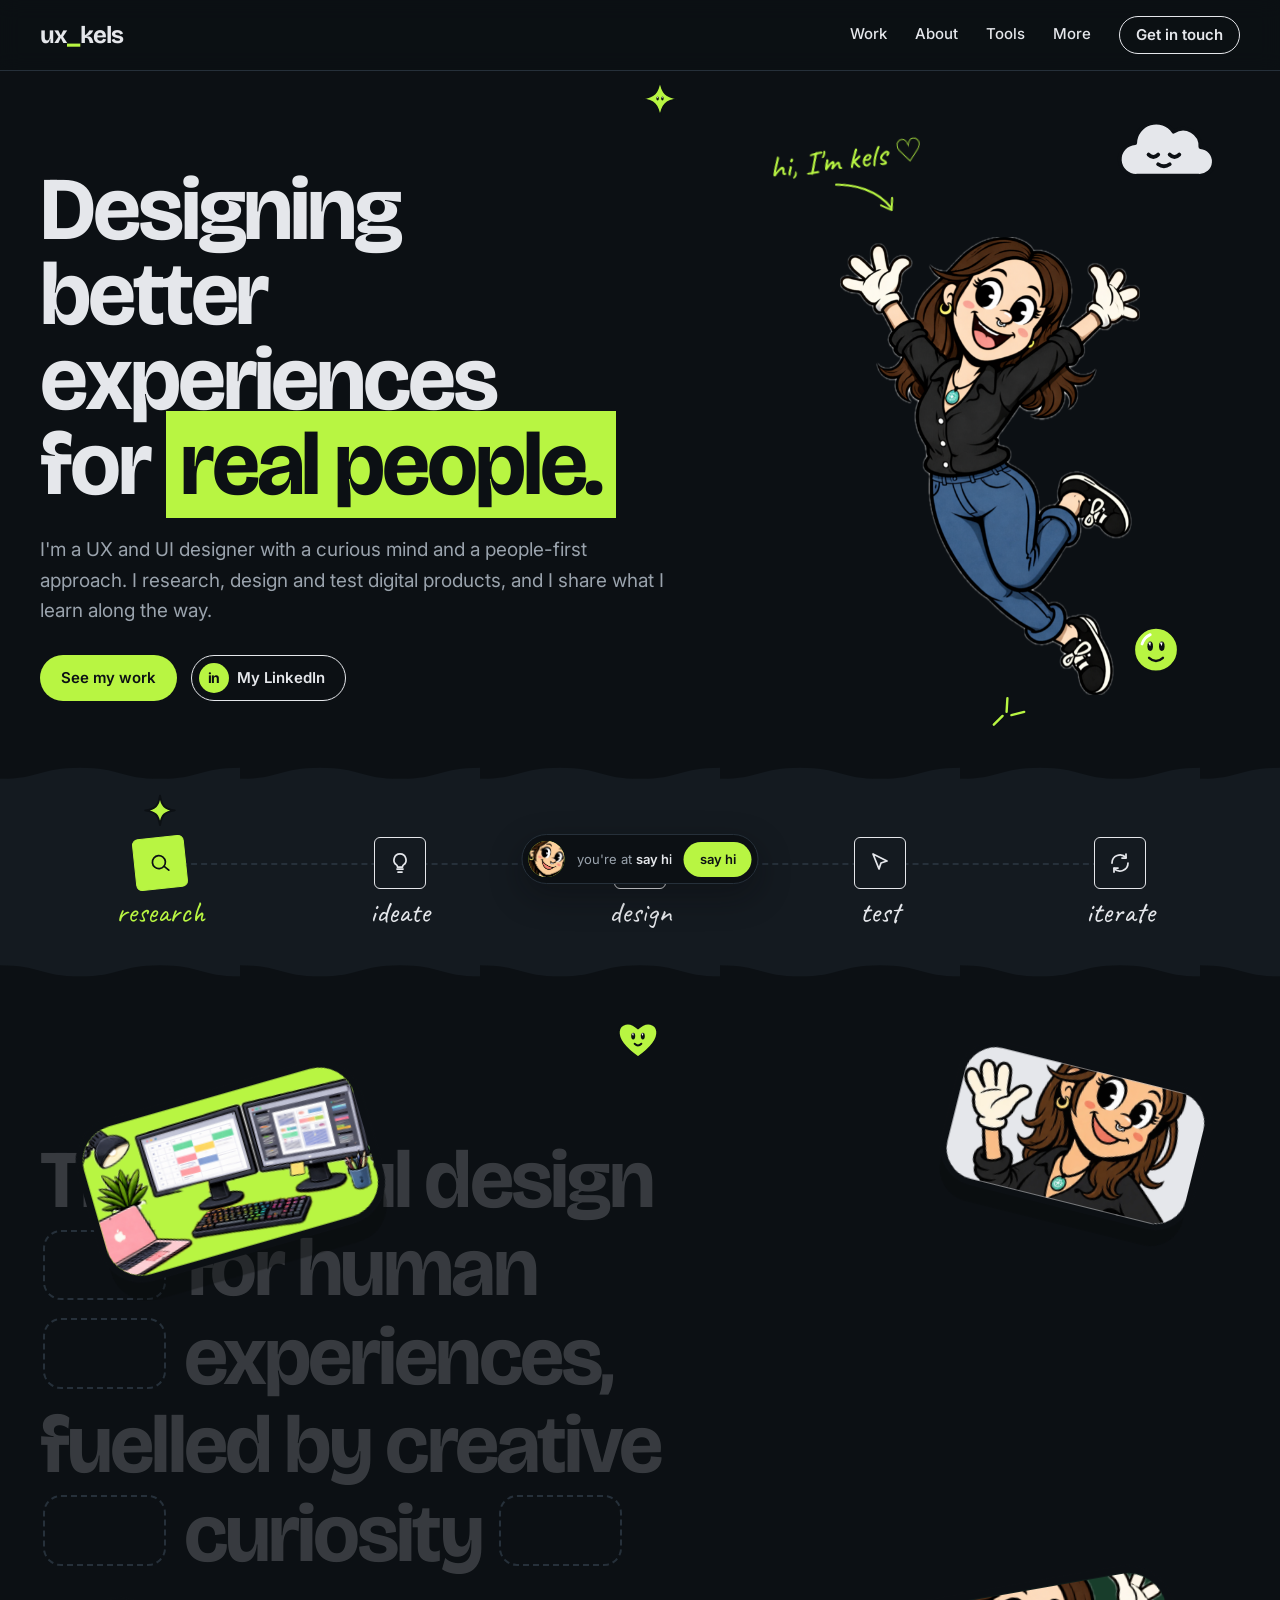
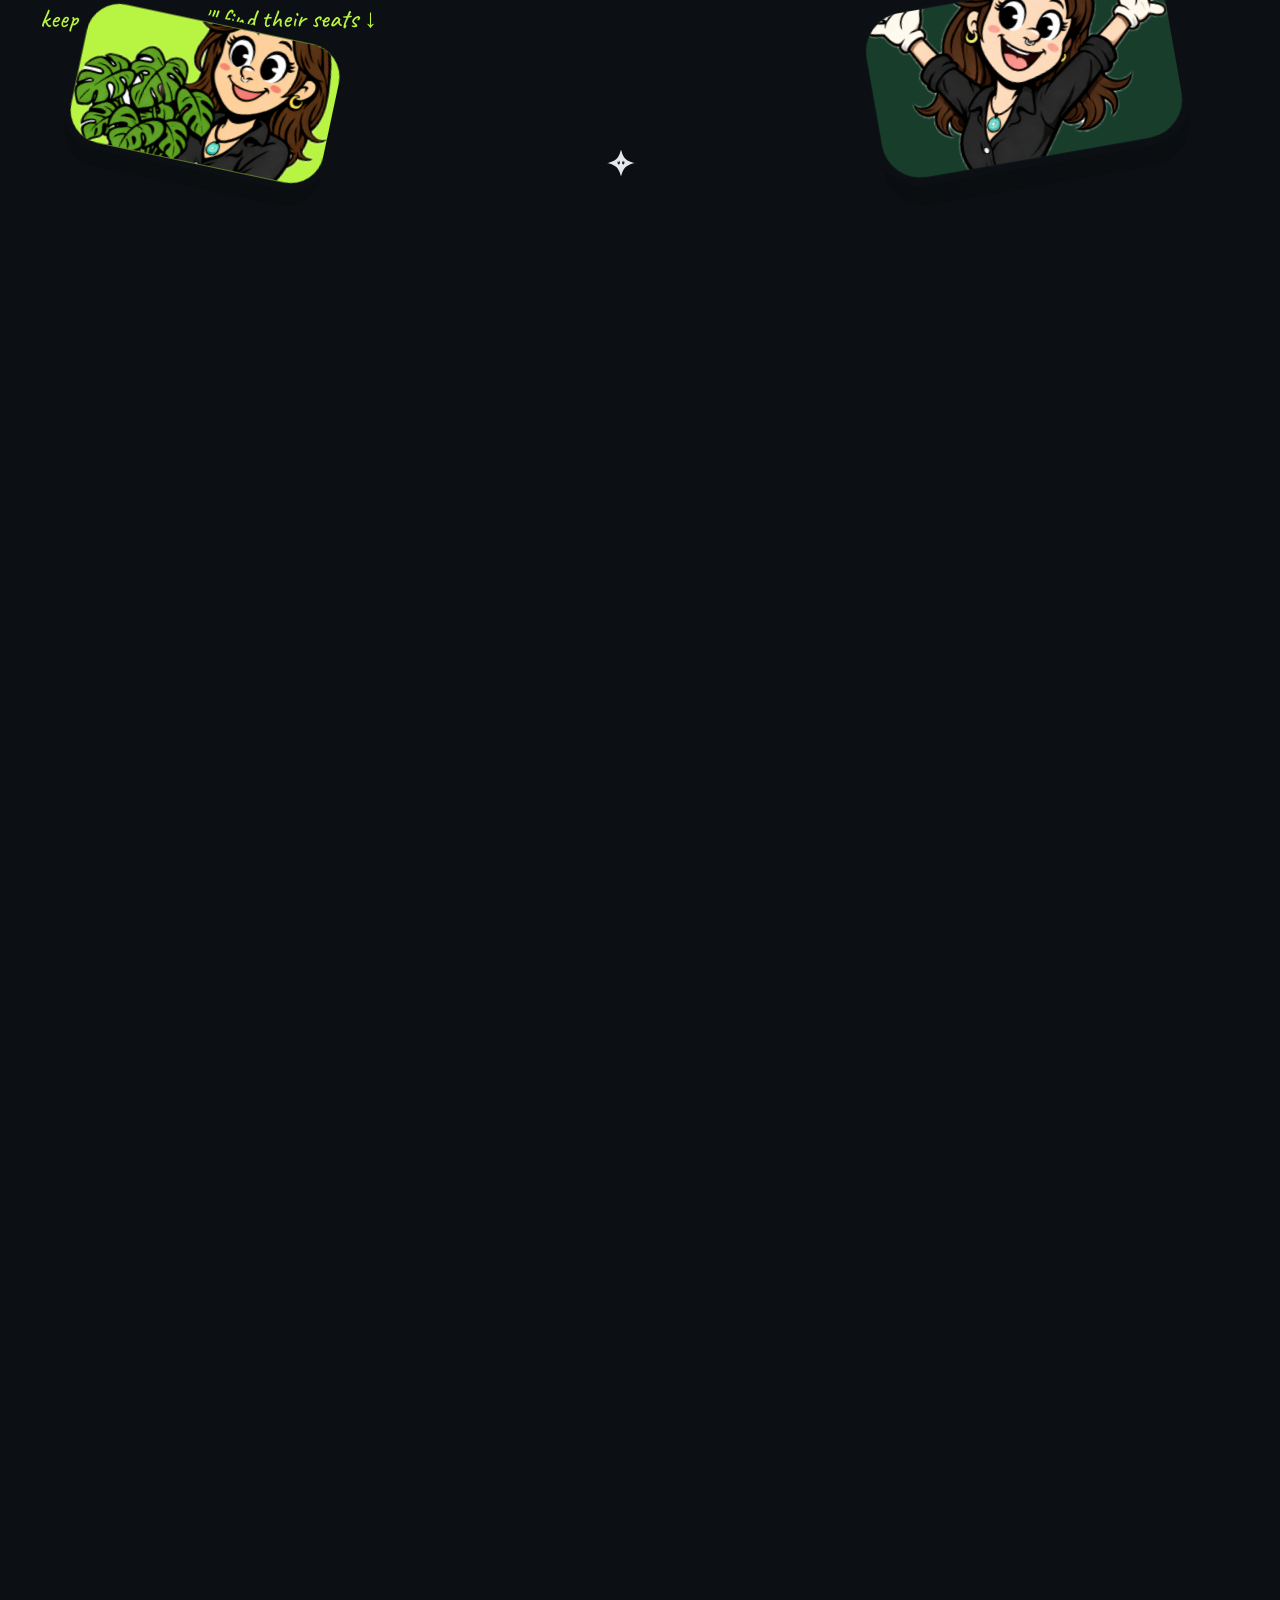
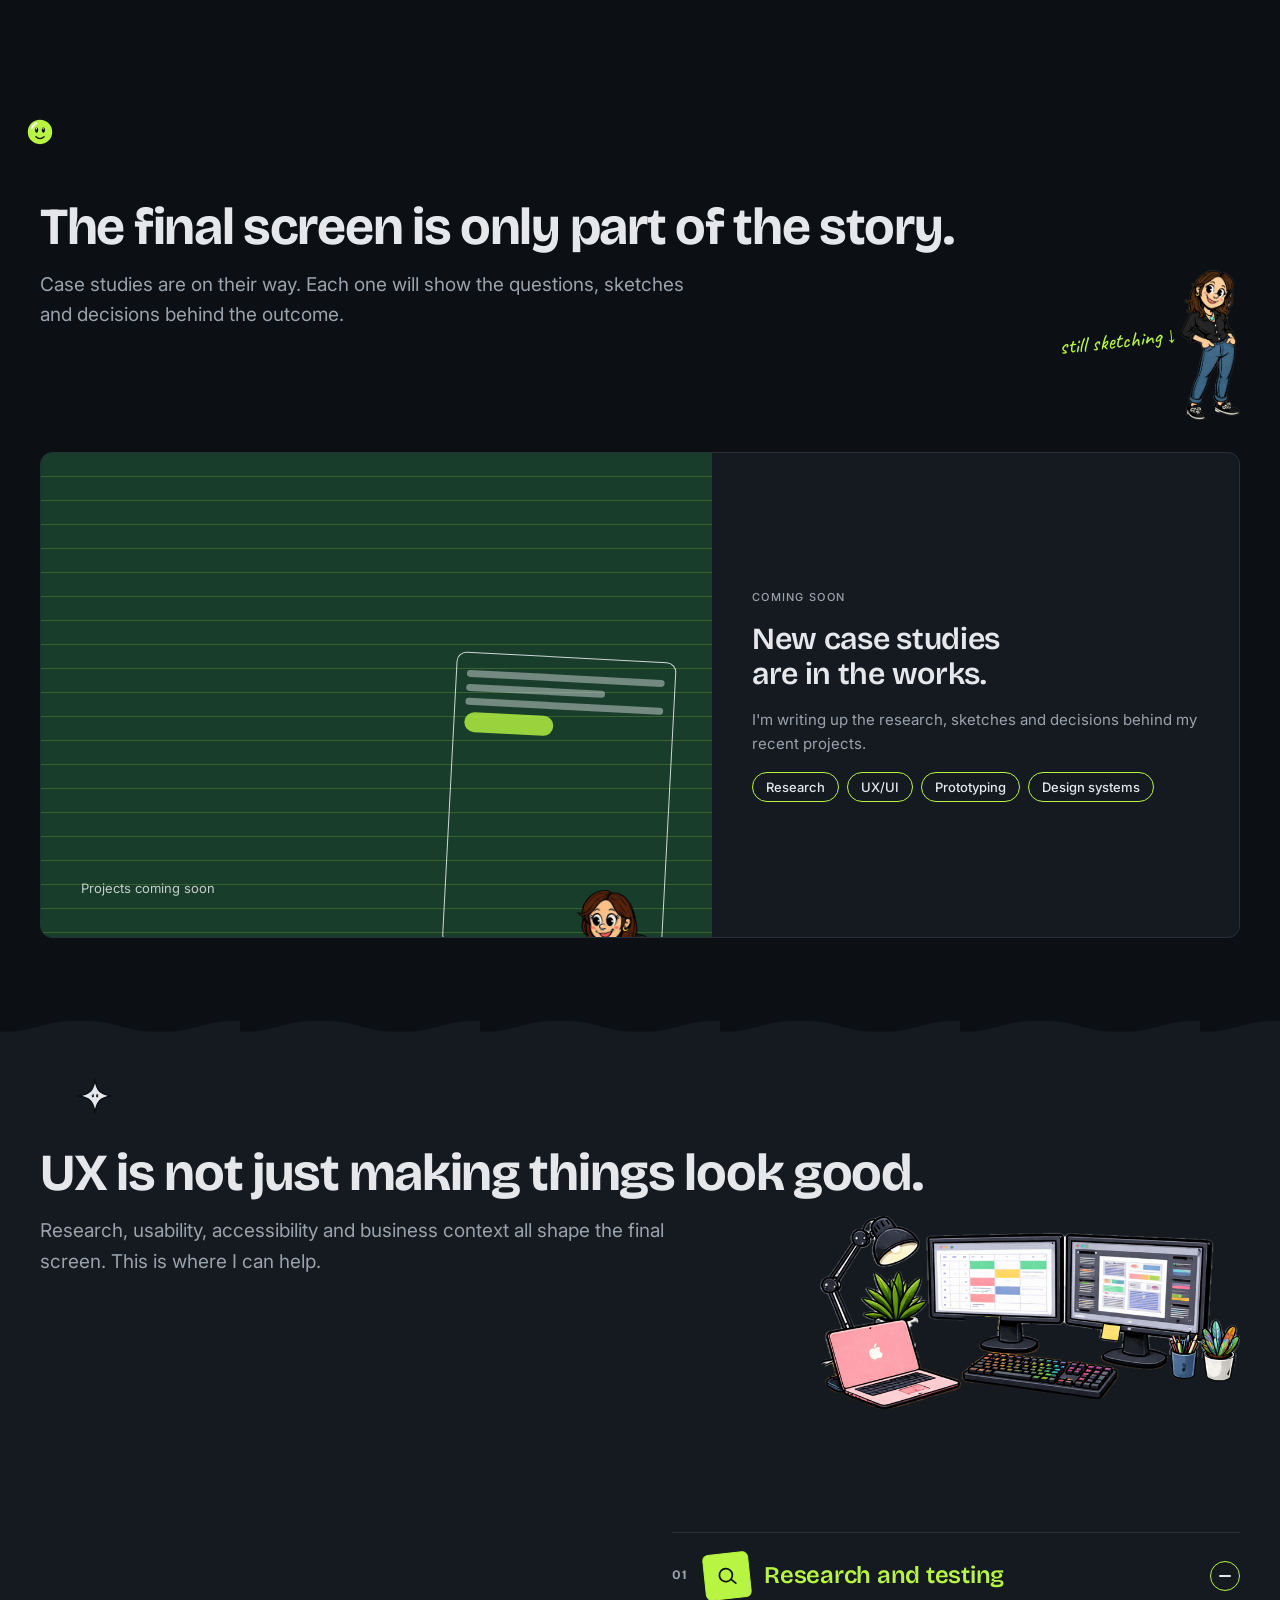
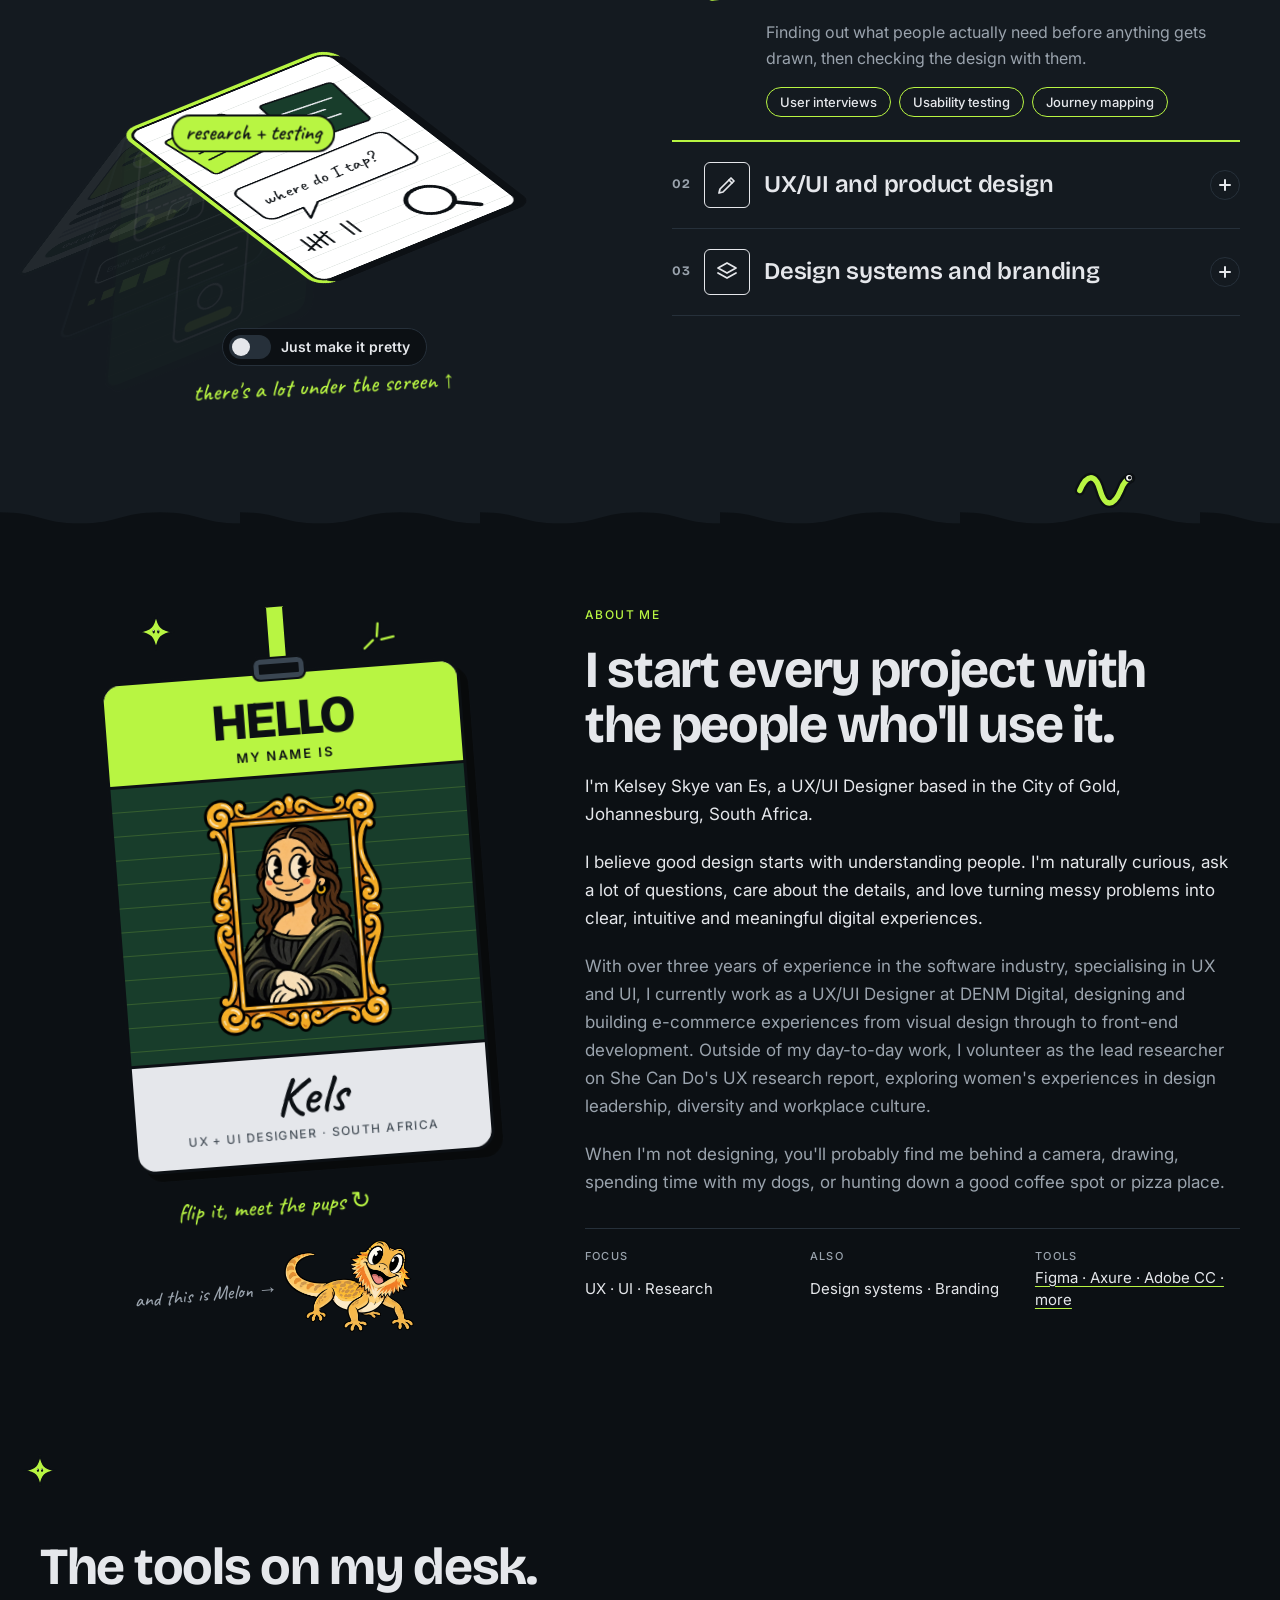
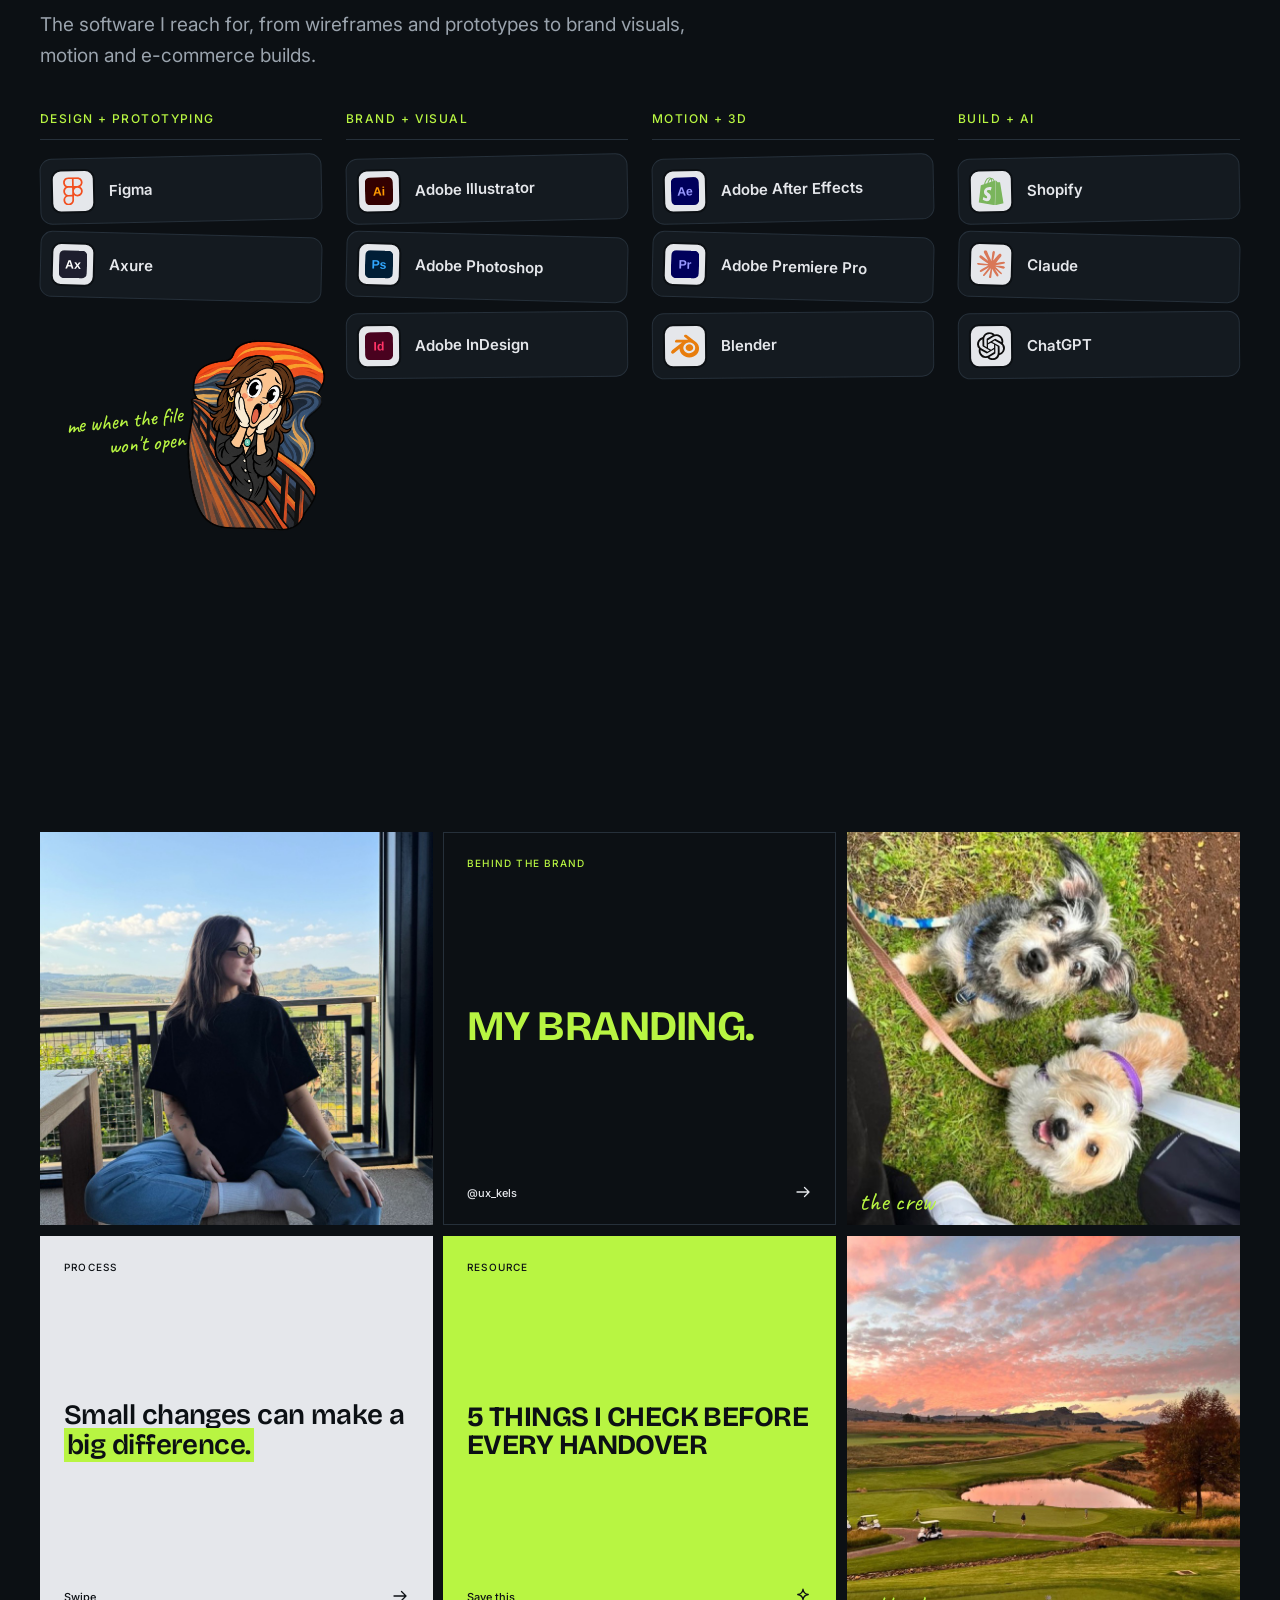
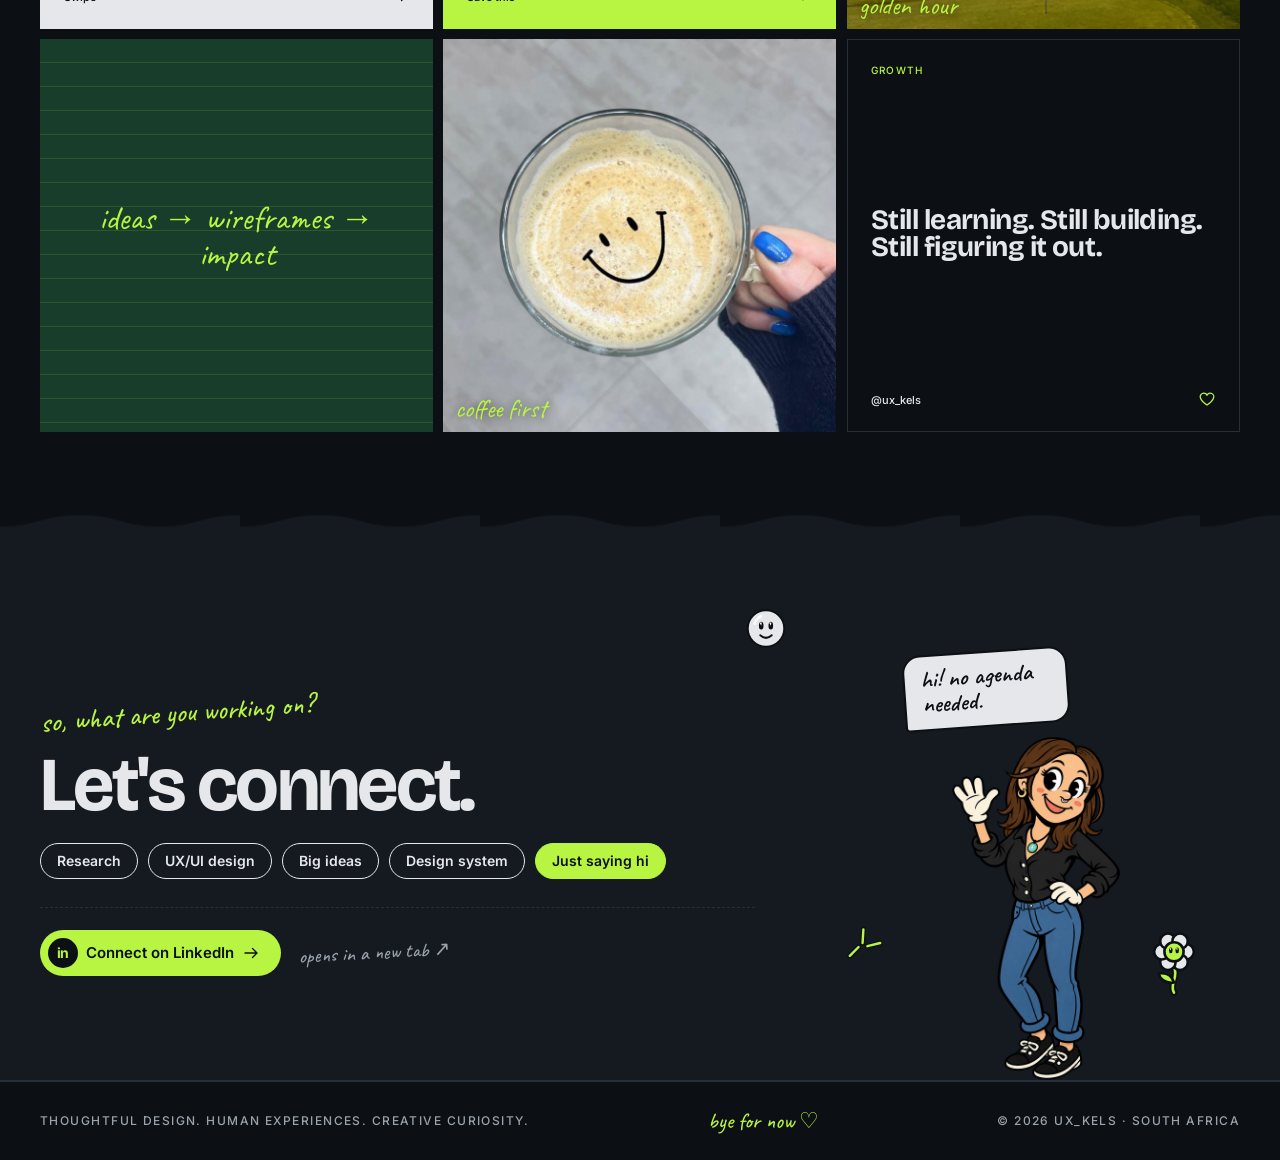
<file: ux_kels-site/index.html>
<!doctype html>
<html lang="en-ZA">
<head>
<meta charset="utf-8">
<meta name="viewport" content="width=device-width, initial-scale=1, viewport-fit=cover">
<title>ux_kels portfolio</title>
<meta name="claude:viewport-fit-sides" content="cover">
<meta name="description" content="Kelsey Skye van Es (Kels), a UX and UI designer in South Africa. Thoughtful design. Human experiences. Creative curiosity.">
<link rel="preconnect" href="https://fonts.googleapis.com">
<link rel="preconnect" href="https://fonts.gstatic.com" crossorigin>
<link rel="stylesheet" href="https://fonts.googleapis.com/css2?family=Bricolage+Grotesque:opsz,wght@12..96,500..700&family=Inter:wght@400;500;600&family=Caveat:wght@500;600&display=swap">
<link rel="stylesheet" href="styles.css">
</head>
<body>

<svg width="0" height="0" style="position:absolute" aria-hidden="true">
  <symbol id="i-search" viewBox="0 0 24 24"><circle cx="11" cy="11" r="6.5"/><path d="m20 20-4.2-4.2"/></symbol>
  <symbol id="i-bulb" viewBox="0 0 24 24"><path d="M9 18h6M10 21h4M12 3a6 6 0 0 0-3.5 10.9c.6.5 1 1.2 1 2V16h5v-.1c0-.8.4-1.5 1-2A6 6 0 0 0 12 3Z"/></symbol>
  <symbol id="i-pen" viewBox="0 0 24 24"><path d="M4 20l1-4L16 5l3 3L8 19l-4 1Z"/><path d="m14 7 3 3"/></symbol>
  <symbol id="i-cursor" viewBox="0 0 24 24"><path d="M5 3l14 7-6 2-2 6L5 3Z"/></symbol>
  <symbol id="i-loop" viewBox="0 0 24 24"><path d="M20 12a8 8 0 0 1-14 5.3M4 12a8 8 0 0 1 14-5.3"/><path d="M18 3v4h-4M6 21v-4h4"/></symbol>
  <symbol id="i-arrow" viewBox="0 0 24 24"><path d="M4 12h15M14 6l6 6-6 6"/></symbol>
  <symbol id="i-heart" viewBox="0 0 24 24"><path d="M12 20s-7-4.4-8.6-9A4.6 4.6 0 0 1 12 7a4.6 4.6 0 0 1 8.6 4c-1.6 4.6-8.6 9-8.6 9Z"/></symbol>
  <symbol id="i-sparkle" viewBox="0 0 24 24"><path d="M12 3c.6 4.4 2.6 6.4 7 7-4.4.6-6.4 2.6-7 7-.6-4.4-2.6-6.4-7-7 4.4-.6 6.4-2.6 7-7Z"/></symbol>
  <symbol id="i-layers" viewBox="0 0 24 24"><path d="m12 3 9 5-9 5-9-5 9-5Z"/><path d="m3 13 9 5 9-5"/></symbol>
  <symbol id="i-moon" viewBox="0 0 24 24"><path d="M20 14.5A8 8 0 0 1 9.5 4 8 8 0 1 0 20 14.5Z"/></symbol>
  <symbol id="i-sun" viewBox="0 0 24 24"><circle cx="12" cy="12" r="4"/><path d="M12 2v2M12 20v2M2 12h2M20 12h2M4.9 4.9l1.4 1.4M17.7 17.7l1.4 1.4M4.9 19.1l1.4-1.4M17.7 6.3l1.4-1.4"/></symbol>
</svg>

<header class="site-header">
  <nav class="wrap nav" aria-label="Main">
    <a class="wordmark" href="#top">ux<span>_</span>kels</a>
    <button class="burger" type="button" aria-label="Menu" aria-expanded="false" aria-controls="nav-links" data-burger><span class="burger__word" aria-hidden="true">menu</span><span class="burger__bars" aria-hidden="true"><i></i><i></i><i></i></span></button>
    <div class="nav__links" id="nav-links">
      <span class="hand nav__hint" aria-hidden="true">where to?</span>
      <a href="#work">Work</a>
      <a href="#about">About</a>
      <a href="#tools">Tools</a>
      <a href="#more">More</a>
      <a class="btn btn--secondary" href="#contact">Get in touch</a>
    </div>
  </nav>
</header>

<main id="top">

<!-- Hero -->
<section class="wrap hero">
  <span class="rh" data-rh="star" style="--x:50%;--y:6px;--s:40px;--xs:82%;--ys:96px" data-depth=".3"></span>
  <span class="rh rh--sm-hide" data-rh="cloud" style="--x:88%;--y:4%;--s:96px;--f:var(--off-white)" data-depth=".15"></span>
  <span class="rh" data-rh="ball" style="--x:89%;--y:76%;--s:58px" data-depth=".4"></span>
  <span class="rh rh--sm-hide" data-rh="spark" style="--x:78%;--y:86%;--s:40px" data-depth=".25"></span>
  <div class="hero__text">
    <h1 class="display">Designing better experiences for <mark class="hl">real people.</mark></h1>
    <p class="lead">I'm a UX and UI designer with a curious mind and a people-first approach. I research, design and test digital products, and I share what I learn along the way.</p>
    <div class="hero__ctas">
      <a class="btn btn--primary" href="#work">See my work</a>
      <a class="btn btn--secondary btn--badge" href="https://www.linkedin.com/in/kelsey-skye-van-es-434a76207/" target="_blank" rel="noopener"><span class="btn__in" aria-hidden="true">in</span>My LinkedIn</a>
    </div>
  </div>
  <div class="hero__photo">
    <img class="hero__toon drag-toon" src="img/toon-jump.png" width="472" height="720" alt="Cartoon of me jumping with both arms in the air.">
    <span class="hand hero__note" aria-hidden="true">hi, I'm kels ♡
      <svg viewBox="0 0 70 46"><path d="M4 6c18 2 40 10 52 30"/><path d="M46 32l10 6 2-12"/></svg>
    </span>
  </div>
</section>

<!-- Process -->
<section class="band-raised wavy wavy--both" aria-label="How I work" data-where="how I work">
  <div class="wrap process">
    <span class="process__face process__star" aria-hidden="true"><svg viewBox="0 0 100 100"><path d="M50 4C55 36 64 45 96 50 64 55 55 64 50 96 45 64 36 55 4 50 36 45 45 36 50 4Z"/></svg></span>
    <div class="process__step"><span class="process__box"><svg class="icon"><use href="#i-search"/></svg></span><span class="process__label">research</span></div>
    <svg class="icon process__arrow" aria-hidden="true"><use href="#i-arrow"/></svg>
    <div class="process__step"><span class="process__box"><svg class="icon"><use href="#i-bulb"/></svg></span><span class="process__label">ideate</span></div>
    <svg class="icon process__arrow" aria-hidden="true"><use href="#i-arrow"/></svg>
    <div class="process__step"><span class="process__box"><svg class="icon"><use href="#i-pen"/></svg></span><span class="process__label">design</span></div>
    <svg class="icon process__arrow" aria-hidden="true"><use href="#i-arrow"/></svg>
    <div class="process__step"><span class="process__box"><svg class="icon"><use href="#i-cursor"/></svg></span><span class="process__label">test</span></div>
    <svg class="icon process__arrow" aria-hidden="true"><use href="#i-arrow"/></svg>
    <div class="process__step"><span class="process__box"><svg class="icon"><use href="#i-loop"/></svg></span><span class="process__label">iterate</span></div>
  </div>
</section>

<!-- Statement: the cartoon stickers fly into their slots as you scroll -->
<section class="say" aria-label="What I'm about" data-where="the big idea">
  <div class="say__pin">
    <span class="rh" data-rh="heart" style="--x:48%;--y:9%;--s:48px;--ys:14%" data-depth=".2"></span>
    <span class="rh rh--sm-hide" data-rh="star" style="--x:47%;--y:90%;--s:38px;--f:var(--off-white)" data-depth=".3"></span>
    <div class="wrap">
      <p class="say__text">Thoughtful design <span class="slot slot--lime"><img src="img/toon-desk.png" alt=""></span> for human <span class="slot slot--paper"><img src="img/toon-wave.png?v=2" alt=""></span> experiences, fuelled by creative <span class="slot slot--forest"><img src="img/toon-jump.png" alt=""></span> curiosity <span class="slot slot--lime"><img src="img/toon-plant.png" alt=""></span></p>
      <span class="hand say__hint" aria-hidden="true">keep scrolling, they'll find their seats ↓</span>
    </div>
  </div>
</section>

<!-- Work: case studies coming soon. The full projects deck is saved in templates/projects-deck.html. -->
<section id="work" class="wrap section" data-where="the work">
  <div class="squiggle" aria-hidden="true"><svg class="squiggle__line" viewBox="0 0 1200 60" preserveAspectRatio="none"><path pathLength="1"/></svg><span class="rh squiggle__rider" data-rh="ball" style="--s:34px;--f:var(--lime)"></span></div>
  <div class="section-head">
    <h2 class="h1">The final screen is only part of the story.</h2>
    <div>
      <p class="lead">Case studies are on their way. Each one will show the questions, sketches and decisions behind the outcome.</p>
    </div>
    <div class="peek"><span class="hand" aria-hidden="true">still sketching ↓</span><img class="toon" src="img/toon-stand.png" width="282" height="720" alt="Cartoon of me standing with my hands in my pockets, smiling."></div>
  </div>
  <div class="soon">
    <div class="case">
      <div class="case__cover case__cover--forest">
        <img class="case__toon" src="img/toon-laptop.png?v=2" alt="" aria-hidden="true">
        <span class="case__ph">Projects coming soon</span>
        <div class="sketch" aria-hidden="true"><i></i><i></i><i></i><i></i><i></i></div>
      </div>
      <div class="case__body">
        <span class="case__meta">Coming soon</span>
        <h3 class="case__title">New case studies are in the works.</h3>
        <p class="case__summary">I'm writing up the research, sketches and decisions behind my recent projects.</p>
        <ul class="tags"><li class="tag">Research</li><li class="tag">UX/UI</li><li class="tag">Prototyping</li><li class="tag">Design systems</li></ul>
      </div>
    </div>
  </div>
</section>

<!-- What I do: the finished screen is only the top layer. Pick a service and the layers above it flip back. -->
<section class="band-raised wavy wavy--both do" aria-labelledby="do-title" data-where="what I do">
  <span class="rh" data-rh="worm" style="--x:84%;--y:calc(100% - 72px);--s:60px;--ys:calc(100% - 56px)" data-depth=".18"></span>
  <span class="rh rh--sm-hide" data-rh="star" style="--x:6%;--y:14px;--s:36px;--f:var(--off-white)" data-depth=".35"></span>
  <div class="wrap section">
    <div class="do-head">
      <h2 class="h1" id="do-title">UX is not just making things look good.</h2>
      <div class="do-head__text">
        <p class="lead">Research, usability, accessibility and business context all shape the final screen. This is where I can help.</p>
      </div>
      <img class="toon toon--desk" src="img/toon-desk.png" width="720" height="330" alt="Cartoon of my desk: a pink laptop, two monitors with wireframes, a rainbow keyboard, coffee and plants.">
    </div>

    <div class="layers" data-layers>
      <div class="layers__stage">
        <div class="stack" aria-hidden="true">
          <div class="layer layer--research" style="--k:0" data-layer="research">
            <svg viewBox="0 0 300 400">
              <g stroke="#0c1014" stroke-width="3" stroke-linejoin="round" stroke-linecap="round">
                <g transform="rotate(-6 76 82)"><rect x="28" y="34" width="96" height="96" rx="6" fill="#b8f542"/><path d="M44 64h60M44 82h44M44 100h54" fill="none"/></g>
                <g transform="rotate(5 212 96)"><rect x="160" y="48" width="104" height="96" rx="6" fill="#183d2b"/><path d="M176 78h70M176 96h50M176 114h62" stroke="#e5e7eb" fill="none"/></g>
                <path d="M40 176h204a14 14 0 0 1 14 14v52a14 14 0 0 1-14 14H100l-28 24 6-24H40a14 14 0 0 1-14-14v-52a14 14 0 0 1 14-14Z" fill="#fff"/>
                <circle cx="214" cy="334" r="30" fill="#fff" stroke-width="6"/><path d="m236 356 22 22" stroke-width="8"/>
                <path d="M34 312v28M44 312v28M54 312v28M64 312v28M28 336l42-20M94 312v28M104 312v28" fill="none"/>
              </g>
              <text x="44" y="226" font-family="Caveat, cursive" font-size="32" fill="#0c1014">where do I tap?</text>
            </svg>
            <span class="layer__tag">research + testing</span>
          </div>
          <div class="layer layer--flow" style="--k:1" data-layer="design">
            <svg viewBox="0 0 300 400">
              <g stroke="#e5e7eb" stroke-width="3" fill="none" stroke-linecap="round" stroke-linejoin="round">
                <rect x="24" y="34" width="104" height="146" rx="12"/><path d="M40 58h72M40 76h48"/><rect x="40" y="94" width="72" height="44" rx="6" stroke-dasharray="6 6"/>
                <rect x="172" y="34" width="104" height="146" rx="12"/><path d="M188 58h60M188 76h72M188 94h40"/><rect x="188" y="112" width="72" height="44" rx="6" stroke-dasharray="6 6"/>
                <rect x="98" y="232" width="104" height="140" rx="12"/><path d="M114 256h72M114 274h52"/><circle cx="150" cy="318" r="18"/>
              </g>
              <g fill="#b8f542"><rect x="40" y="150" width="46" height="16" rx="8"/><rect x="114" y="346" width="72" height="16" rx="8"/></g>
              <g stroke="#b8f542" stroke-width="4" fill="none" stroke-linecap="round" stroke-linejoin="round">
                <path d="M132 106c12-10 24-10 34 0"/><path d="m156 98 10 8-10 6"/>
                <path d="M226 186c4 26-6 40-20 52"/><path d="m200 228 6 10 12-4"/>
              </g>
            </svg>
            <span class="layer__tag">flows + wireframes</span>
          </div>
          <div class="layer layer--system" style="--k:2" data-layer="system">
            <svg viewBox="0 0 300 400">
              <g stroke="#e5e7eb" stroke-width="3" stroke-linecap="round" stroke-linejoin="round">
                <circle cx="52" cy="64" r="24" fill="#b8f542"/><circle cx="112" cy="64" r="24" fill="#183d2b"/><circle cx="172" cy="64" r="24" fill="#e5e7eb"/>
                <rect x="28" y="128" width="116" height="40" rx="20" fill="#b8f542" stroke="none"/><rect x="156" y="128" width="116" height="40" rx="20" fill="none"/>
                <rect x="28" y="198" width="68" height="36" rx="18" fill="#b8f542" stroke="none"/><circle cx="78" cy="216" r="12" fill="#0c1014" stroke="none"/>
                <rect x="118" y="200" width="32" height="32" rx="6" fill="none"/><path d="m126 216 6 6 12-12" fill="none" stroke="#b8f542" stroke-width="4"/>
                <rect x="28" y="266" width="244" height="44" rx="10" fill="none"/>
                <rect x="28" y="342" width="10" height="10" fill="#b8f542" stroke="none"/><rect x="48" y="334" width="18" height="18" fill="#b8f542" stroke="none"/><rect x="76" y="326" width="26" height="26" fill="#b8f542" stroke="none"/><rect x="112" y="318" width="34" height="34" fill="#b8f542" stroke="none"/>
              </g>
              <text x="208" y="82" font-family="Bricolage Grotesque, sans-serif" font-weight="700" font-size="46" fill="#e5e7eb">Aa</text>
              <g font-family="Inter, sans-serif" font-weight="600" font-size="15"><text x="58" y="153" fill="#0c1014">Button</text><text x="186" y="153" fill="#e5e7eb">Button</text></g>
              <text x="42" y="294" font-family="Inter, sans-serif" font-size="14" fill="#9aa3ad">Email address</text>
            </svg>
            <span class="layer__tag">components + tokens</span>
          </div>
          <div class="layer layer--screen" style="--k:3" data-layer="screen">
            <svg viewBox="0 0 300 400">
              <text x="24" y="40" font-family="Bricolage Grotesque, sans-serif" font-weight="700" font-size="20" fill="#0c1014">ux<tspan fill="#183d2b">_</tspan>kels</text>
              <g fill="#0c1014"><rect x="214" y="28" width="62" height="5" rx="2.5"/><rect x="234" y="38" width="42" height="5" rx="2.5"/></g>
              <rect x="24" y="60" width="252" height="150" rx="14" fill="#b8f542" stroke="#0c1014" stroke-width="3"/>
              <image href="img/toon-jump.png" x="168" y="66" width="94" height="143"/>
              <g fill="#0c1014"><rect x="44" y="90" width="96" height="14" rx="7"/><rect x="44" y="114" width="70" height="14" rx="7"/></g>
              <rect x="24" y="234" width="210" height="18" rx="9" fill="#0c1014"/><rect x="24" y="262" width="150" height="18" rx="9" fill="#0c1014"/>
              <g fill="#9aa3ad"><rect x="24" y="294" width="230" height="7" rx="3.5"/><rect x="24" y="308" width="190" height="7" rx="3.5"/></g>
              <rect x="24" y="336" width="138" height="42" rx="21" fill="#183d2b"/>
              <text x="48" y="362" font-family="Inter, sans-serif" font-weight="600" font-size="15" fill="#e5e7eb">Get started</text>
            </svg>
            <span class="layer__tag">the bit everyone sees</span>
          </div>
        </div>
        <div class="layers__ctrl">
          <button class="pretty" type="button" role="switch" aria-checked="false" data-pretty>
            <span class="pretty__track" aria-hidden="true"><span class="pretty__knob"></span></span>
            Just make it pretty
          </button>
          <p class="hand layers__note" data-pretty-note aria-live="polite">there's a lot under the screen ↑</p>
        </div>
      </div>

      <div class="do-list">
        <div class="do-item is-open" data-layer="research">
          <h3 class="do-item__head"><button class="do-item__btn" type="button" id="do-research-btn" aria-expanded="true" aria-controls="do-research">
            <span class="do-item__no">01</span><span class="do-item__icon"><svg class="icon"><use href="#i-search"/></svg></span><span class="do-item__title">Research and testing</span><span class="do-item__plus" aria-hidden="true"></span>
          </button></h3>
          <div class="do-item__body" id="do-research" role="region" aria-labelledby="do-research-btn"><div class="do-item__inner">
            <p>Finding out what people actually need before anything gets drawn, then checking the design with them.</p>
            <ul class="tags"><li class="tag">User interviews</li><li class="tag">Usability testing</li><li class="tag">Journey mapping</li></ul>
          </div></div>
          <span class="do-item__timer" aria-hidden="true"></span>
        </div>
        <div class="do-item" data-layer="design">
          <h3 class="do-item__head"><button class="do-item__btn" type="button" id="do-design-btn" aria-expanded="false" aria-controls="do-design">
            <span class="do-item__no">02</span><span class="do-item__icon"><svg class="icon"><use href="#i-pen"/></svg></span><span class="do-item__title">UX/UI and product design</span><span class="do-item__plus" aria-hidden="true"></span>
          </button></h3>
          <div class="do-item__body" id="do-design" role="region" aria-labelledby="do-design-btn"><div class="do-item__inner">
            <p>Turning messy problems into clear flows, wireframes and interfaces that are easy to use and good to look at.</p>
            <ul class="tags"><li class="tag">Flows and wireframes</li><li class="tag">Interface design</li><li class="tag">Prototyping</li></ul>
          </div></div>
          <span class="do-item__timer" aria-hidden="true"></span>
        </div>
        <div class="do-item" data-layer="system">
          <h3 class="do-item__head"><button class="do-item__btn" type="button" id="do-system-btn" aria-expanded="false" aria-controls="do-system">
            <span class="do-item__no">03</span><span class="do-item__icon"><svg class="icon"><use href="#i-layers"/></svg></span><span class="do-item__title">Design systems and branding</span><span class="do-item__plus" aria-hidden="true"></span>
          </button></h3>
          <div class="do-item__body" id="do-system" role="region" aria-labelledby="do-system-btn"><div class="do-item__inner">
            <p>Building the shared pieces that keep a product consistent, accessible and quicker to design and build.</p>
            <ul class="tags"><li class="tag">Components and tokens</li><li class="tag">Accessibility</li><li class="tag">Visual identity</li></ul>
          </div></div>
          <span class="do-item__timer" aria-hidden="true"></span>
        </div>
      </div>
    </div>
  </div>
</section>

<!-- About -->
<section id="about" class="wrap section" aria-labelledby="about-title" data-where="about me">
  <div class="about">
    <div class="about__badge">
      <span class="badge__string" aria-hidden="true"></span>
      <span class="rh" data-rh="star" style="--x:12%;--y:6px;--s:38px"></span>
      <span class="rh" data-rh="spark" style="--x:74%;--y:8px;--s:38px"></span>
      <div class="badge" data-badge>
        <span class="badge__clip" aria-hidden="true"></span>
        <div class="badge__side badge__side--front">
          <div class="badge__top"><span class="badge__hello">Hello</span><span class="badge__my">my name is</span></div>
          <div class="badge__art">
            <img class="toon about__toon" src="img/toon-portrait.png" width="524" height="720" alt="Cartoon of me posed like the Mona Lisa in an ornate gold frame.">
          </div>
          <div class="badge__foot"><span class="badge__name">Kels</span><span class="badge__role">UX + UI designer · South Africa</span></div>
        </div>
        <div class="badge__side badge__side--back" aria-hidden="true">
          <div class="badge__top badge__top--back"><span class="badge__hello">Woof</span><span class="badge__my">meet the pups</span></div>
          <div class="badge__art badge__art--back">
            <img class="badge__dogs" src="img/toon-dogs.webp" width="618" height="640" alt="Cartoon of my two dogs: Kylie, a scruffy black-and-tan pup, and Kayc, a fluffy cream pup.">
          </div>
          <div class="badge__foot badge__foot--back">
            <span class="badge__pups"><span class="badge__pup">↑ Kylie</span><span class="badge__pup">Kayc ↑</span></span>
            <span class="badge__role">my two best pups</span>
          </div>
        </div>
      </div>
      <button class="hand about__note" type="button" aria-pressed="false" data-badge-flip>flip it, meet the pups ↻</button>
      <div class="melon"><span class="hand melon__note" aria-hidden="true">and this is Melon →</span><img class="melon__toon" src="img/toon-melon.png" width="508" height="360" alt="Cartoon of Melon smiling with her orange beard puffed out." tabindex="0"></div>
    </div>
    <div class="about__copy">
      <span class="label label--accent">About me</span>
      <h2 class="h1" id="about-title">I start every project with the people who'll use it.</h2>
      <p>I'm Kelsey Skye van Es, a UX/UI Designer based in the City of Gold, Johannesburg, South Africa.</p>
      <p>I believe good design starts with understanding people. I'm naturally curious, ask a lot of questions, care about the details, and love turning messy problems into clear, intuitive and meaningful digital experiences.</p>
      <p class="muted">With over three years of experience in the software industry, specialising in UX and UI, I currently work as a UX/UI Designer at DENM Digital, designing and building e-commerce experiences from visual design through to front-end development. Outside of my day-to-day work, I volunteer as the lead researcher on She Can Do's UX research report, exploring women's experiences in design leadership, diversity and workplace culture.</p>
      <p class="muted">When I'm not designing, you'll probably find me behind a camera, drawing, spending time with my dogs, or hunting down a good coffee spot or pizza place.</p>
      <dl class="facts">
        <div><dt>Focus</dt><dd>UX · UI · Research</dd></div>
        <div><dt>Also</dt><dd>Design systems · Branding</dd></div>
        <div><dt>Tools</dt><dd><a href="#tools">Figma · Axure · Adobe CC · more</a></dd></div>
      </dl>
    </div>
  </div>
</section>

<!-- Tools -->
<section id="tools" class="wrap section" aria-labelledby="tools-title" data-where="my toolkit">
  <div class="squiggle" aria-hidden="true"><svg class="squiggle__line" viewBox="0 0 1200 60" preserveAspectRatio="none"><path pathLength="1"/></svg><span class="rh squiggle__rider" data-rh="star" style="--s:34px;--f:var(--lime)"></span></div>
  <div class="section-head">
    <h2 class="h1" id="tools-title">The tools on my desk.</h2>
    <div>
      <p class="lead">The software I reach for, from wireframes and prototypes to brand visuals, motion and e-commerce builds.</p>
    </div>
  </div>
  <div class="tools">
    <div class="tools__group">
      <h3 class="label label--accent">Design + prototyping</h3>
      <ul class="tools__list">
        <li class="tool"><span class="tool__logo"><img src="img/logos/figma.svg" width="28" height="28" alt=""></span><span class="tool__name">Figma</span></li>
        <li class="tool"><span class="tool__logo"><img src="img/logos/axure.svg" width="28" height="28" alt=""></span><span class="tool__name">Axure</span></li>
      </ul>
      <div class="peek tools__peek"><span class="hand" aria-hidden="true">me when the file won't open</span><img class="toon toon--portrait" src="img/toon-scream.png" width="508" height="720" alt="Cartoon of me as The Scream, hands on my cheeks, on a swirling orange and blue bridge."></div>
    </div>
    <div class="tools__group">
      <h3 class="label label--accent">Brand + visual</h3>
      <ul class="tools__list">
        <li class="tool"><span class="tool__logo"><img src="img/logos/illustrator.svg" width="28" height="28" alt=""></span><span class="tool__name">Adobe Illustrator</span></li>
        <li class="tool"><span class="tool__logo"><img src="img/logos/photoshop.svg" width="28" height="28" alt=""></span><span class="tool__name">Adobe Photoshop</span></li>
        <li class="tool"><span class="tool__logo"><img src="img/logos/indesign.svg" width="28" height="28" alt=""></span><span class="tool__name">Adobe InDesign</span></li>
      </ul>
    </div>
    <div class="tools__group">
      <h3 class="label label--accent">Motion + 3D</h3>
      <ul class="tools__list">
        <li class="tool"><span class="tool__logo"><img src="img/logos/aftereffects.svg" width="28" height="28" alt=""></span><span class="tool__name">Adobe After Effects</span></li>
        <li class="tool"><span class="tool__logo"><img src="img/logos/premierepro.svg" width="28" height="28" alt=""></span><span class="tool__name">Adobe Premiere Pro</span></li>
        <li class="tool"><span class="tool__logo"><img src="img/logos/blender.svg" width="28" height="28" alt=""></span><span class="tool__name">Blender</span></li>
      </ul>
    </div>
    <div class="tools__group">
      <h3 class="label label--accent">Build + AI</h3>
      <ul class="tools__list">
        <li class="tool"><span class="tool__logo"><img src="img/logos/shopify.svg" width="28" height="28" alt=""></span><span class="tool__name">Shopify</span></li>
        <li class="tool"><span class="tool__logo"><img src="img/logos/claude.svg" width="28" height="28" alt=""></span><span class="tool__name">Claude</span></li>
        <li class="tool"><span class="tool__logo"><img src="img/logos/chatgpt.svg" width="28" height="28" alt=""></span><span class="tool__name">ChatGPT</span></li>
      </ul>
    </div>
  </div>
</section>

<!-- Off-screen -->
<section id="more" class="wrap section" aria-labelledby="off-title" data-where="off-screen">
  <div class="section-head">
    <h2 class="h1" id="off-title">Same energy, off the clock.</h2>
    <span class="rh" data-rh="heart" style="--x:calc(100% - 52px);--y:-6px;--s:46px;--f:var(--off-white)"></span>
  </div>
  <div class="grid9">
    <figure class="tile"><img src="img/off-sit.jpg" width="800" height="800" loading="lazy" alt="Kels in round sunglasses sitting cross-legged on a bench, looking out over green hills."></figure>
    <a href="post-my-branding.html" class="tile post post--dark">
      <span class="post__eyebrow" style="color:var(--lime)">Behind the brand</span>
      <p class="post__head">My branding.</p>
      <div class="post__foot"><span>@ux_kels</span><svg class="icon"><use href="#i-arrow"/></svg></div>
    </a>
    <figure class="tile"><img src="img/off-pups.jpg" width="800" height="800" loading="lazy" alt="Two scruffy little dogs on the grass looking up at the camera, one in a blue harness and one in a purple collar."><figcaption>the crew</figcaption></figure>
    <a href="post-small-changes.html" class="tile post post--light">
      <span class="post__eyebrow">Process</span>
      <p class="post__head">Small changes can make a <mark>big difference.</mark></p>
      <div class="post__foot"><span>Swipe</span><svg class="icon"><use href="#i-arrow"/></svg></div>
    </a>
    <a href="post-handover.html" class="tile post post--accent">
      <span class="post__eyebrow">Resource</span>
      <p class="post__head">5 things I check before every handover</p>
      <div class="post__foot"><span>Save this</span><svg class="icon"><use href="#i-sparkle"/></svg></div>
    </a>
    <figure class="tile"><img src="img/off-sunset.jpg" width="800" height="800" loading="lazy" alt="Pink sunset clouds over a golf course with a pond and rolling hills."><figcaption>golden hour</figcaption></figure>
    <a href="post-ideas-to-impact.html" class="tile post post--feature">ideas → wireframes → impact</a>
    <figure class="tile"><img src="img/off-coffee.jpg" width="800" height="800" loading="lazy" alt="A glass mug of frothy coffee with a smiley face drawn on the foam, held in a hand with blue nails."><figcaption>coffee first</figcaption></figure>
    <a href="post-still-learning.html" class="tile post post--dark">
      <span class="post__eyebrow" style="color:var(--lime)">Growth</span>
      <p class="post__head" style="font-size:clamp(16px,2.3vw,28px);text-transform:none;color:var(--off-white)">Still learning. Still building. Still figuring it out.</p>
      <div class="post__foot"><span>@ux_kels</span><svg class="icon" style="color:var(--lime)"><use href="#i-heart"/></svg></div>
    </a>
  </div>
</section>


<!-- Contact -->
<section id="contact" class="band-raised wavy" data-where="say hi">
  <span class="rh rh--sm-hide" data-rh="ball" style="--x:58%;--y:14%;--s:48px;--f:var(--off-white)" data-depth=".35"></span>
  <span class="rh rh--sm-hide" data-rh="spark" style="--x:66%;--y:72%;--s:40px" data-depth=".25"></span>
  <div class="wrap section contact">
    <div class="contact__text">
      <span class="hand tilt">so, what are you working on?</span>
      <h2 class="display">Let's connect.</h2>
      <div class="vibe__picks" role="group" aria-label="Pick what you need and cartoon me will get ready">
        <button type="button" class="chip" data-vibe="research">Research</button>
        <button type="button" class="chip" data-vibe="design">UX/UI design</button>
        <button type="button" class="chip" data-vibe="ideas">Big ideas</button>
        <button type="button" class="chip" data-vibe="system">Design system</button>
        <button type="button" class="chip" data-vibe="hello" aria-pressed="true">Just saying hi</button>
      </div>
      <div class="contact__links">
        <a class="btn btn--primary btn--badge" href="https://www.linkedin.com/in/kelsey-skye-van-es-434a76207/" target="_blank" rel="noopener"><span class="btn__in" aria-hidden="true">in</span>Connect on LinkedIn<svg class="icon" aria-hidden="true"><use href="#i-arrow"/></svg></a>
        <span class="hand contact__hint" aria-hidden="true">opens in a new tab ↗</span>
      </div>
    </div>
    <div class="vibe__stage">
      <span class="rh" data-rh="flower" style="--x:76%;--y:calc(100% - 150px);--s:64px;--xs:62%"></span>
      <span class="vibe__bubble" id="vibe-line" aria-live="polite">hi! no agenda needed.</span>
      <img class="toon vibe__toon" id="vibe-toon" src="img/toon-wave.png?v=2" width="352" height="720" alt="Cartoon of me waving hello in a black shirt, jeans and white gloves.">
    </div>
  </div>
</section>

</main>

<footer class="site-footer">
  <div class="wrap">
    <span>Thoughtful design. Human experiences. Creative curiosity.</span>
    <span class="footer__bye"><span class="hand" aria-hidden="true">bye for now ♡</span></span>
    <span>&copy; 2026 ux_kels · South Africa</span>
  </div>
</footer>

<nav class="pill" id="pill" aria-label="Quick links">
  <span class="pill__face"><img src="img/toon-stand.png" alt=""></span>
  <span class="pill__where">you're at <b id="pill-where">the top</b></span>
  <a class="pill__cta" href="#contact">say hi</a>
</nav>

<script src="site.js"></script>
</body>
</html>
</file>
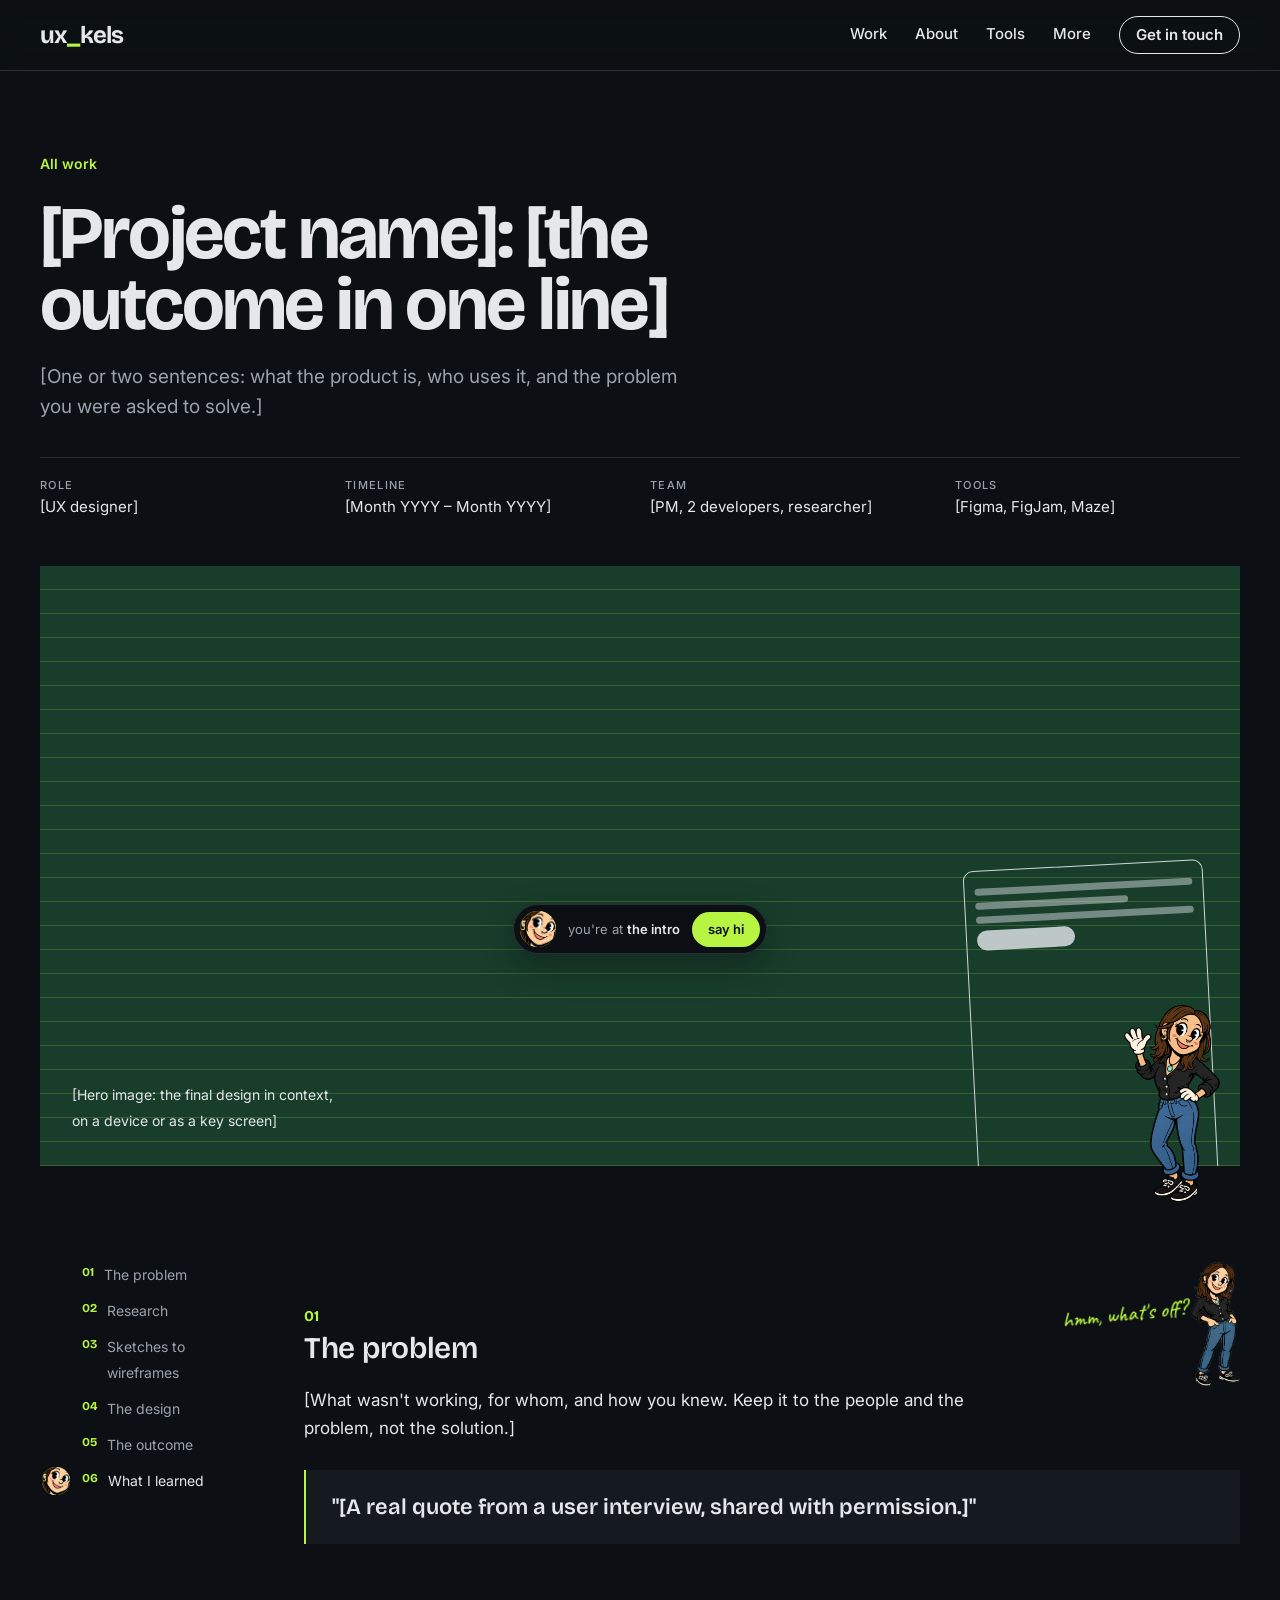
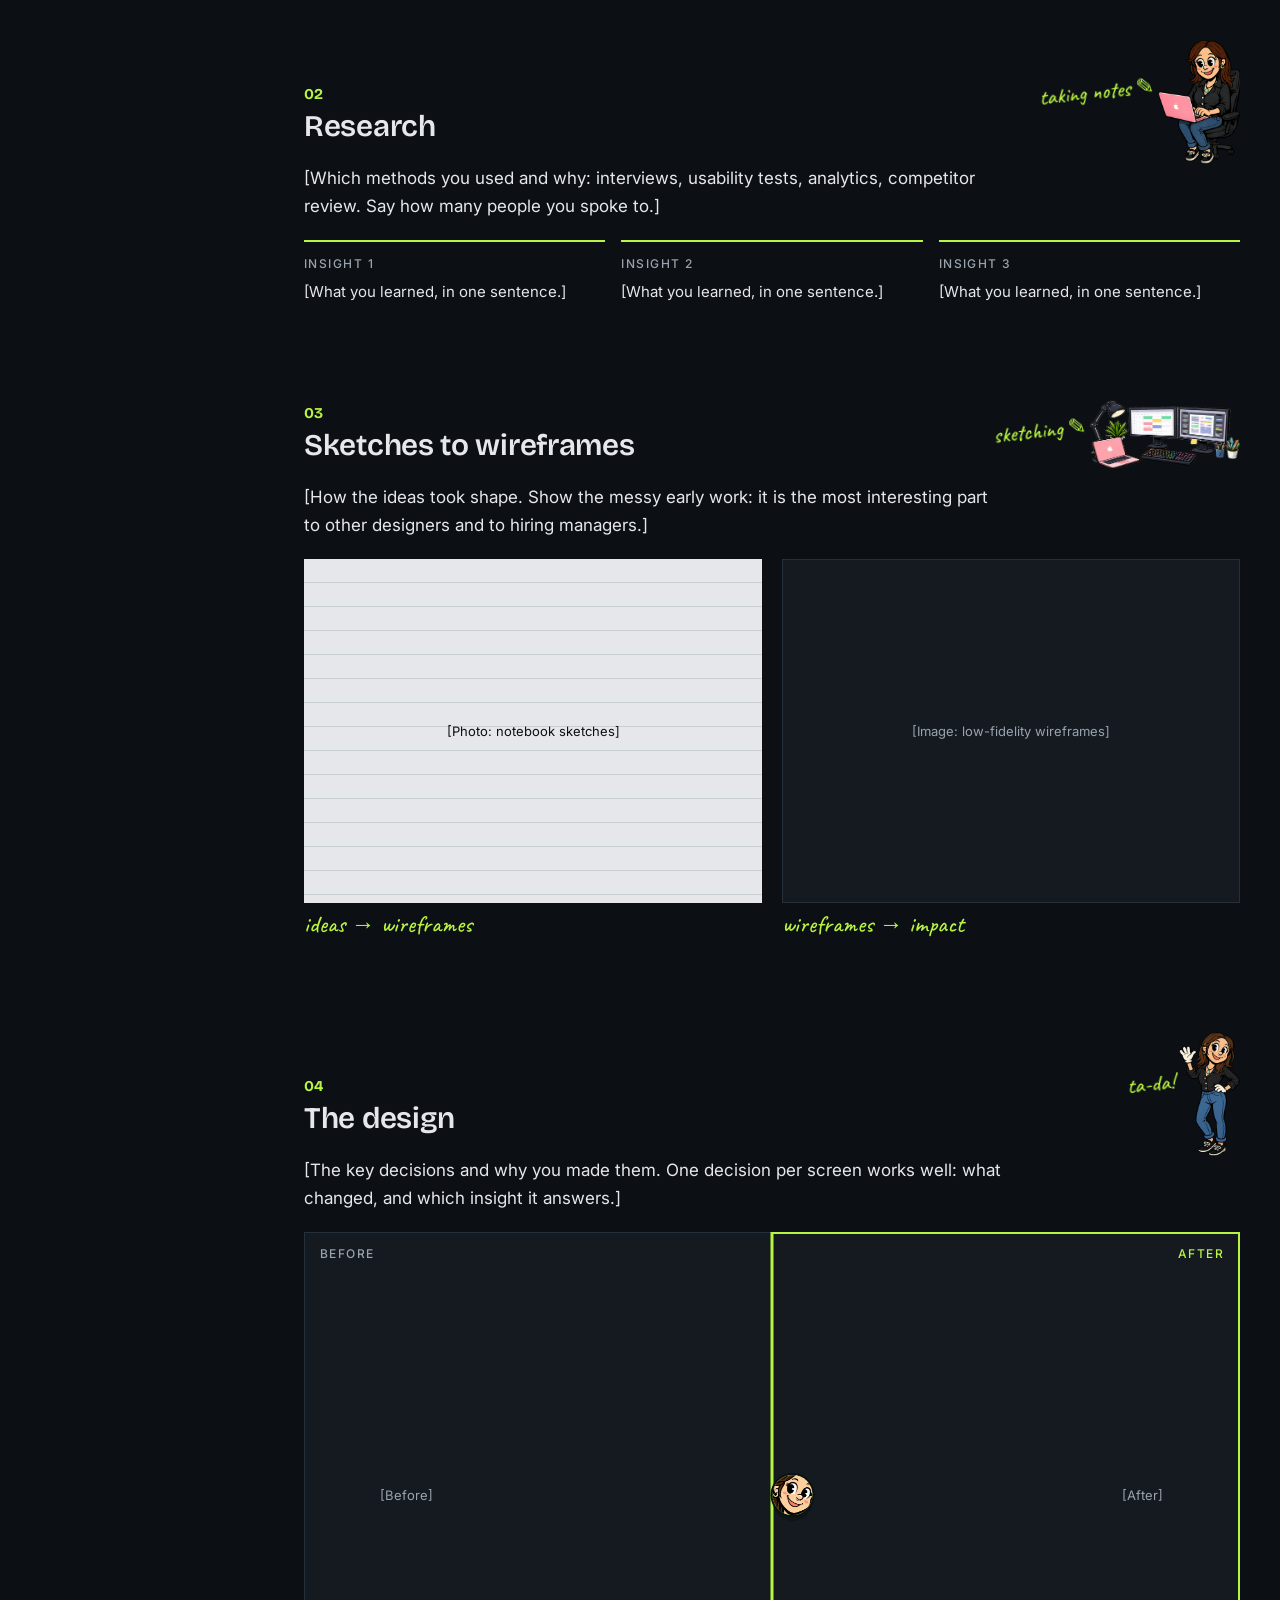
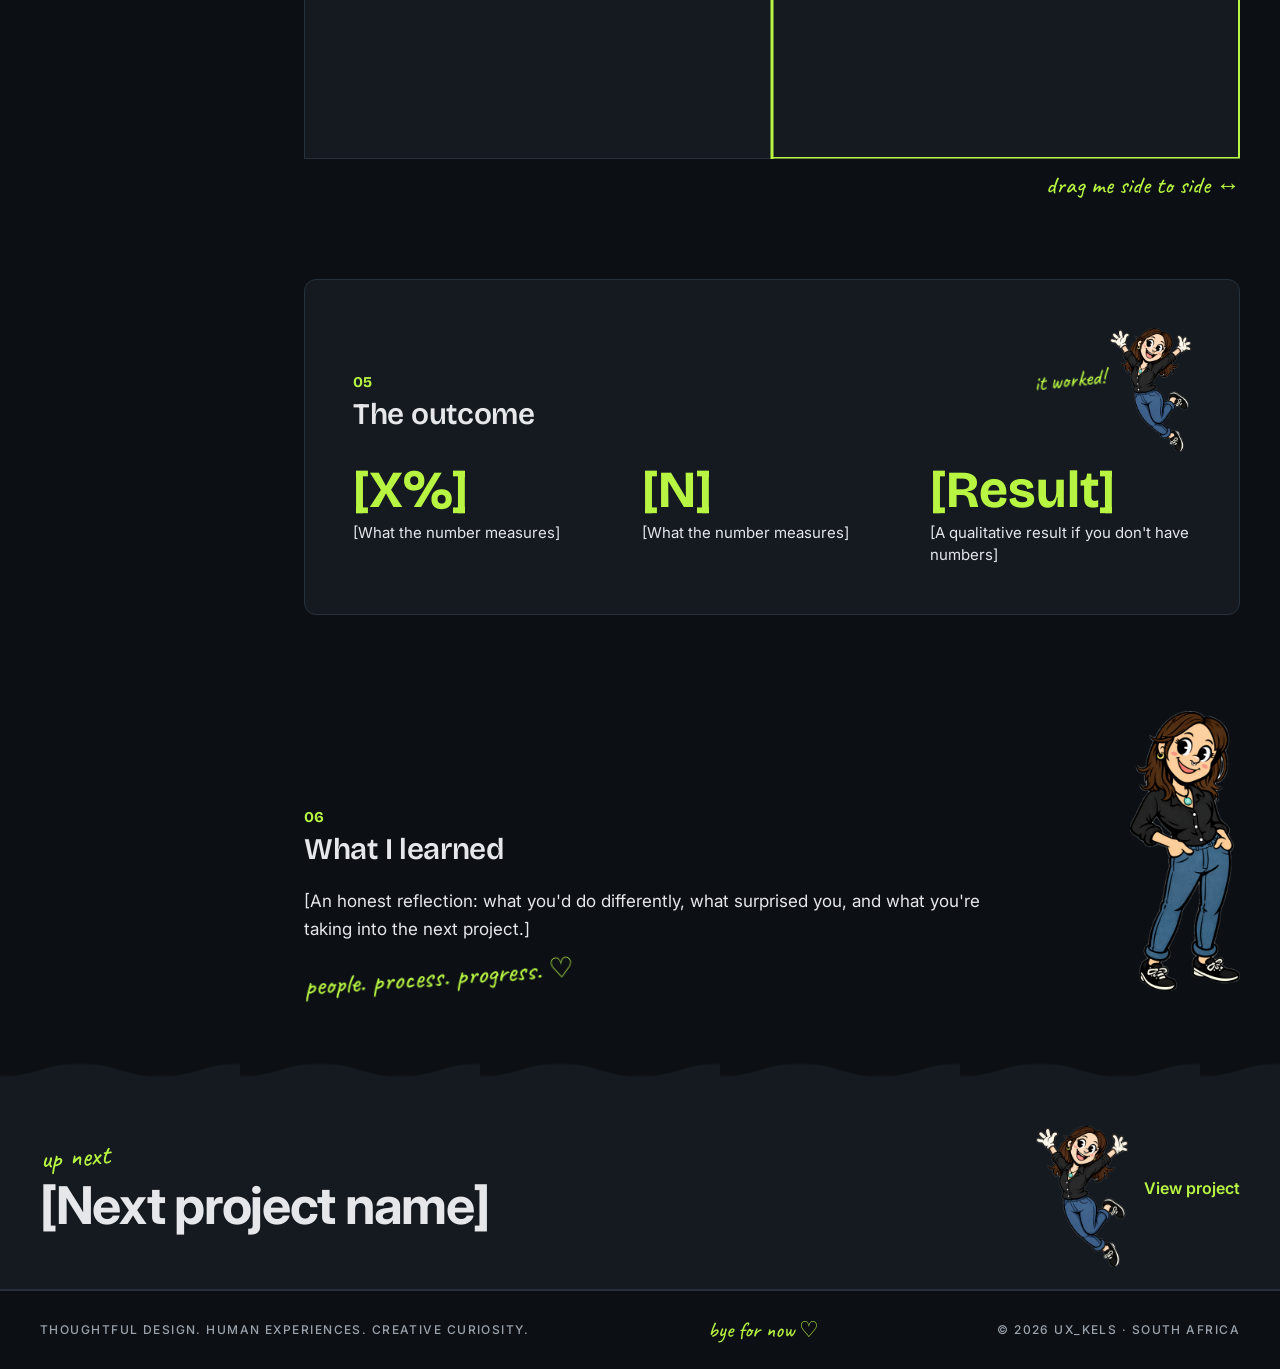
<file: ux_kels-site/case-study.html>
<!doctype html>
<html lang="en-ZA">
<head>
<meta charset="utf-8">
<meta name="viewport" content="width=device-width, initial-scale=1, viewport-fit=cover">
<title>ux_kels case study</title>
<meta name="claude:viewport-fit-sides" content="cover">
<link rel="preconnect" href="https://fonts.googleapis.com">
<link rel="preconnect" href="https://fonts.gstatic.com" crossorigin>
<link rel="stylesheet" href="https://fonts.googleapis.com/css2?family=Bricolage+Grotesque:opsz,wght@12..96,500..700&family=Inter:wght@400;500;600&family=Caveat:wght@500;600&display=swap">
<link rel="stylesheet" href="styles.css">
</head>
<body>

<svg width="0" height="0" style="position:absolute" aria-hidden="true">
  <symbol id="i-moon" viewBox="0 0 24 24"><path d="M20 14.5A8 8 0 0 1 9.5 4 8 8 0 1 0 20 14.5Z"/></symbol>
  <symbol id="i-sun" viewBox="0 0 24 24"><circle cx="12" cy="12" r="4"/><path d="M12 2v2M12 20v2M2 12h2M20 12h2M4.9 4.9l1.4 1.4M17.7 17.7l1.4 1.4M4.9 19.1l1.4-1.4M17.7 6.3l1.4-1.4"/></symbol>
  <symbol id="i-arrow" viewBox="0 0 24 24"><path d="M4 12h15M14 6l6 6-6 6"/></symbol>
</svg>

<header class="site-header">
  <nav class="wrap nav" aria-label="Main">
    <a class="wordmark" href="index.html">ux<span>_</span>kels</a>
    <button class="burger" type="button" aria-label="Menu" aria-expanded="false" aria-controls="nav-links" data-burger><span class="burger__word" aria-hidden="true">menu</span><span class="burger__bars" aria-hidden="true"><i></i><i></i><i></i></span></button>
    <div class="nav__links" id="nav-links">
      <span class="hand nav__hint" aria-hidden="true">where to?</span>
      <a href="index.html#work">Work</a>
      <a href="index.html#about">About</a>
      <a href="index.html#tools">Tools</a>
      <a href="index.html#more">More</a>
      <a class="btn btn--secondary" href="index.html#contact">Get in touch</a>
    </div>
  </nav>
</header>

<main>
<section class="wrap cs-title" data-where="the intro">
  <a class="link" href="index.html#work" style="font-size:14px">All work</a>
  <h1 class="display">[Project name]: [the outcome in one line]</h1>
  <p class="lead">[One or two sentences: what the product is, who uses it, and the problem you were asked to solve.]</p>
  <dl class="facts">
    <div><dt>Role</dt><dd>[UX designer]</dd></div>
    <div><dt>Timeline</dt><dd>[Month YYYY – Month YYYY]</dd></div>
    <div><dt>Team</dt><dd>[PM, 2 developers, researcher]</dd></div>
    <div><dt>Tools</dt><dd>[Figma, FigJam, Maze]</dd></div>
  </dl>
</section>

<div class="wrap cs-cover-wrap">
  <img class="toon drag-toon cs-cover__toon" src="img/toon-wave.png?v=2" width="352" height="720" alt="" aria-hidden="true">
  <div class="cs-cover">
    <span style="font-size:14px;max-width:30ch">[Hero image: the final design in context, on a device or as a key screen]</span>
    <div class="sketch" aria-hidden="true"><i></i><i></i><i></i><i></i><i></i></div>
  </div>
</div>

<div class="wrap cs-layout">
  <nav class="toc" aria-label="Chapters">
    <span class="toc__toon face" aria-hidden="true"><img src="img/toon-stand.png" alt=""></span>
    <a href="#problem"><span>01</span>The problem</a>
    <a href="#research"><span>02</span>Research</a>
    <a href="#sketches"><span>03</span>Sketches to wireframes</a>
    <a href="#design"><span>04</span>The design</a>
    <a href="#outcome"><span>05</span>The outcome</a>
    <a href="#learned"><span>06</span>What I learned</a>
  </nav>

  <article class="chapters">
    <section class="chapter" id="problem" data-where="the problem">
      <div class="chapter__toonhead">
        <div class="chapter__head"><span class="chapter__num">01</span><h2 class="h2">The problem</h2></div>
        <div class="peek"><span class="hand" aria-hidden="true">hmm, what's off?</span><img class="toon" src="img/toon-stand.png" width="282" height="720" alt="Cartoon of me standing with my hands in my pockets, thinking."></div>
      </div>
      <p>[What wasn't working, for whom, and how you knew. Keep it to the people and the problem, not the solution.]</p>
      <blockquote class="quote">"[A real quote from a user interview, shared with permission.]"</blockquote>
    </section>

    <section class="chapter" id="research" data-where="research">
      <div class="chapter__toonhead">
        <div class="chapter__head"><span class="chapter__num">02</span><h2 class="h2">Research</h2></div>
        <div class="peek"><span class="hand" aria-hidden="true">taking notes ✎</span><img class="toon" src="img/toon-laptop.png?v=2" width="476" height="720" alt="Cartoon of me in a desk chair typing on a pink laptop."></div>
      </div>
      <p>[Which methods you used and why: interviews, usability tests, analytics, competitor review. Say how many people you spoke to.]</p>
      <div class="insights">
        <div class="insight"><span class="label">Insight 1</span><p>[What you learned, in one sentence.]</p></div>
        <div class="insight"><span class="label">Insight 2</span><p>[What you learned, in one sentence.]</p></div>
        <div class="insight"><span class="label">Insight 3</span><p>[What you learned, in one sentence.]</p></div>
      </div>
    </section>

    <section class="chapter" id="sketches" data-where="sketches">
      <div class="chapter__toonhead">
        <div class="chapter__head"><span class="chapter__num">03</span><h2 class="h2">Sketches to wireframes</h2></div>
        <div class="peek"><span class="hand" aria-hidden="true">sketching ✎</span><img class="toon toon--wide" src="img/toon-desk.png" width="720" height="330" alt="Cartoon of my desk with two monitors showing wireframes."></div>
      </div>
      <p>[How the ideas took shape. Show the messy early work: it is the most interesting part to other designers and to hiring managers.]</p>
      <div class="figs">
        <figure class="fig"><div class="fig__box fig__box--paper">[Photo: notebook sketches]</div><figcaption class="hand">ideas → wireframes</figcaption></figure>
        <figure class="fig"><div class="fig__box">[Image: low-fidelity wireframes]</div><figcaption class="hand">wireframes → impact</figcaption></figure>
      </div>
    </section>

    <section class="chapter" id="design" data-where="the design">
      <div class="chapter__toonhead">
        <div class="chapter__head"><span class="chapter__num">04</span><h2 class="h2">The design</h2></div>
        <div class="peek"><span class="hand" aria-hidden="true">ta-da!</span><img class="toon" src="img/toon-wave.png?v=2" width="352" height="720" alt="Cartoon of me waving hello."></div>
      </div>
      <p>[The key decisions and why you made them. One decision per screen works well: what changed, and which insight it answers.]</p>
      <figure class="compare" style="--pos:50%">
        <div class="compare__pane fig__box">[Before]</div>
        <div class="compare__pane compare__pane--after fig__box fig__box--after">[After]</div>
        <span class="label compare__tag">Before</span>
        <span class="label label--accent compare__tag compare__tag--after">After</span>
        <span class="compare__handle" aria-hidden="true"><span class="face"><img src="img/toon-stand.png" alt=""></span></span>
        <input class="compare__range" type="range" min="0" max="100" value="50" aria-label="Compare before and after: drag to reveal more of either">
        <figcaption class="hand compare__hint">drag me side to side ↔</figcaption>
      </figure>
    </section>

    <section class="chapter outcome" id="outcome" data-where="the outcome">
      <div class="chapter__toonhead">
        <div class="chapter__head"><span class="chapter__num">05</span><h2 class="h2">The outcome</h2></div>
        <div class="peek"><span class="hand" aria-hidden="true">it worked!</span><img class="toon" src="img/toon-jump.png" width="472" height="720" alt="Cartoon of me jumping with both arms in the air."></div>
      </div>
      <div class="stats">
        <div class="stat"><b>[X%]</b><span>[What the number measures]</span></div>
        <div class="stat"><b>[N]</b><span>[What the number measures]</span></div>
        <div class="stat"><b>[Result]</b><span>[A qualitative result if you don't have numbers]</span></div>
      </div>
    </section>

    <section class="chapter" id="learned" data-where="what I learned">
      <div class="learned">
        <div style="display:grid;gap:20px;min-width:0">
          <div class="chapter__head"><span class="chapter__num">06</span><h2 class="h2">What I learned</h2></div>
          <p>[An honest reflection: what you'd do differently, what surprised you, and what you're taking into the next project.]</p>
          <span class="hand tilt">people. process. progress. ♡</span>
        </div>
        <img class="toon" src="img/toon-stand.png" width="282" height="720" alt="Cartoon of me standing with my hands in my pockets, smiling.">
      </div>
    </section>
  </article>
</div>

<a class="next band-raised wavy" href="index.html#work">
  <div class="wrap">
    <div style="display:grid;gap:8px">
      <span class="hand tilt">up next</span>
      <span class="h1">[Next project name]</span>
    </div>
    <img class="next__toon" src="img/toon-jump.png" width="472" height="720" alt="">
    <span class="link">View project</span>
  </div>
</a>
</main>

<footer class="site-footer">
  <div class="wrap">
    <span>Thoughtful design. Human experiences. Creative curiosity.</span>
    <span class="footer__bye"><span class="hand" aria-hidden="true">bye for now ♡</span></span>
    <span>&copy; 2026 ux_kels · South Africa</span>
  </div>
</footer>

<nav class="pill" id="pill" aria-label="Quick links">
  <span class="pill__face"><img src="img/toon-stand.png" alt=""></span>
  <span class="pill__where">you're at <b id="pill-where">the intro</b></span>
  <a class="pill__cta" href="index.html#contact">say hi</a>
</nav>

<script src="site.js"></script>
</body>
</html>
</file>
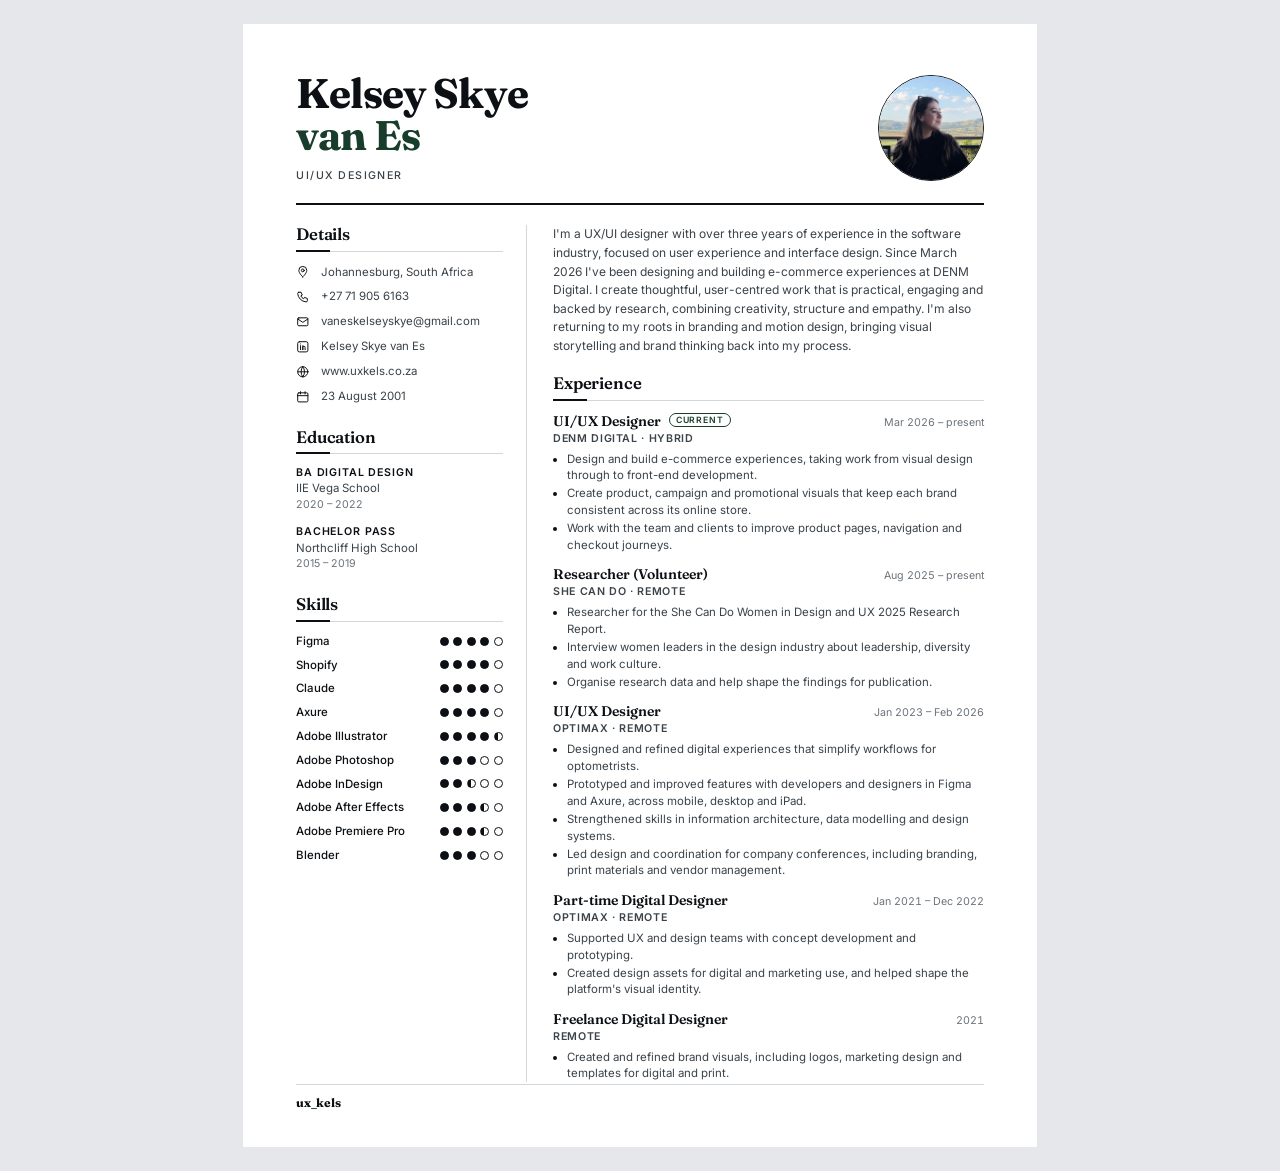
<file: ux_kels-site/cv.html>
<!doctype html>
<html lang="en-ZA">
<head>
<meta charset="utf-8">
<meta name="viewport" content="width=device-width, initial-scale=1">
<title>Kelsey Skye van Es CV</title>
<link rel="preconnect" href="https://fonts.googleapis.com">
<link rel="preconnect" href="https://fonts.gstatic.com" crossorigin>
<link rel="stylesheet" href="https://fonts.googleapis.com/css2?family=Fraunces:opsz,wght@9..144,500..700&family=Inter:wght@400;500;600&display=swap">
<style>
  /* Print-first CV in the ux_kels style: black ink, greys, one dark-green accent that prints like black. */
  @page { size: A4; margin: 0; }
  :root {
    --ink: #0c1014; --ink-2: #3a424a; --muted: #6b737b; --rule: #d3d7dc; --accent: #183d2b;
    --display: "Fraunces", Georgia, "Times New Roman", serif;
    --sans: Inter, system-ui, -apple-system, "Segoe UI", sans-serif;
  }
  * { box-sizing: border-box; }
  html { background: #e5e7eb; }
  body { margin: 0; color: var(--ink); font: 400 8.6pt/1.45 var(--sans); -webkit-print-color-adjust: exact; print-color-adjust: exact; }
  .page { width: 210mm; height: 297mm; margin: 24px auto; padding: 13mm 14mm 10mm; background: #fff; display: grid; grid-template-rows: auto 1fr auto; gap: 5.5mm; overflow: hidden; }
  @media print { html { background: none; } .page { margin: 0; } }
  @media screen and (max-width: 820px) { .page { width: 100%; height: auto; margin: 0; padding: 24px 16px; } .cols { grid-template-columns: 1fr !important; } .side { border-right: 0 !important; padding-right: 0 !important; } }

  h1, h2, h3 { margin: 0; font-family: var(--display); font-weight: 600; }
  p, ul { margin: 0; }

  /* header */
  .head { display: grid; grid-template-columns: 1fr auto; align-items: center; gap: 8mm; padding-bottom: 5mm; border-bottom: 1.5pt solid var(--ink); }
  .name { font-size: 31pt; line-height: 1.02; letter-spacing: -0.02em; font-weight: 700; }
  .name span { color: var(--accent); }
  .role { margin-top: 3mm; font: 500 8pt/1.4 var(--sans); letter-spacing: .14em; text-transform: uppercase; color: var(--ink-2); }
  .photo { width: 28mm; height: 28mm; border-radius: 50%; object-fit: cover; border: 1pt solid var(--ink); }

  /* columns */
  .cols { display: grid; grid-template-columns: 61mm 1fr; gap: 0 7mm; min-height: 0; }
  .side { border-right: .75pt solid var(--rule); padding-right: 6mm; display: grid; align-content: start; gap: 6mm; }
  .main { display: grid; align-content: start; gap: 5mm; }
  .sec-title { font-size: 12.5pt; line-height: 1.1; letter-spacing: -0.01em; padding-bottom: 2mm; margin-bottom: 3mm; border-bottom: .75pt solid var(--rule); position: relative; }
  .sec-title::after { content: ""; position: absolute; left: 0; bottom: -.75pt; width: 9mm; height: 1.5pt; background: var(--ink); }

  /* details */
  .details { list-style: none; padding: 0; display: grid; gap: 2.2mm; }
  .details li { display: grid; grid-template-columns: 4.5mm 1fr; gap: 2mm; align-items: center; color: var(--ink-2); overflow-wrap: normal; white-space: nowrap; }
  .details a { color: inherit; text-decoration: none; }
  .details svg { width: 3.6mm; height: 3.6mm; fill: none; stroke: var(--ink); stroke-width: 1.75; stroke-linecap: round; stroke-linejoin: round; }

  /* education */
  .edu { display: grid; gap: 3.5mm; }
  .edu b { display: block; font: 600 8pt/1.35 var(--sans); letter-spacing: .08em; text-transform: uppercase; }
  .edu span { display: block; color: var(--ink-2); }
  .edu small { display: block; font-size: 8pt; color: var(--muted); }

  /* skills */
  .skills { list-style: none; padding: 0; display: grid; gap: 1.9mm; }
  .skills li { white-space: nowrap; display: grid; grid-template-columns: 1fr auto; align-items: center; gap: 2mm; font-weight: 500; }
  .dots { display: flex; gap: 1.2mm; }
  .dots i { width: 2.4mm; height: 2.4mm; border-radius: 50%; border: .75pt solid var(--ink); }
  .dots i.f { background: var(--ink); }
  .dots i.h { background: linear-gradient(90deg, var(--ink) 50%, transparent 50%); }

  /* summary + experience */
  .summary { font-size: 9pt; line-height: 1.55; color: var(--ink-2); }
  .jobs { display: grid; gap: 3.4mm; }
  .job { break-inside: avoid; }
  .job__top { display: grid; grid-template-columns: 1fr auto; align-items: baseline; gap: 4mm; }
  .job h3 { font-size: 10.5pt; line-height: 1.25; }
  .job .when { font-size: 8pt; color: var(--muted); white-space: nowrap; font-variant-numeric: tabular-nums; }
  .job .where { font: 600 8pt/1.4 var(--sans); letter-spacing: .06em; text-transform: uppercase; color: var(--ink-2); margin: .4mm 0 1.1mm; }
  .job .where em { font-style: normal; color: var(--accent); }
  .job ul { padding-left: 3.6mm; display: grid; gap: .4mm; color: var(--ink-2); }
  .job li::marker { color: var(--ink); }
  .job--now h3::after { content: "Current"; margin-left: 2mm; padding: .3mm 1.6mm; border: .75pt solid var(--accent); border-radius: 99px; font: 600 6.5pt/1.4 var(--sans); letter-spacing: .1em; text-transform: uppercase; color: var(--accent); vertical-align: 2pt; }

  .foot { display: flex; justify-content: space-between; padding-top: 3mm; border-top: .75pt solid var(--rule); font: 500 7pt/1 var(--sans); letter-spacing: .14em; text-transform: uppercase; color: var(--muted); }
  .foot b { font: 700 9pt/1 var(--display); letter-spacing: -0.02em; text-transform: none; color: var(--ink); }
  .foot b span { color: var(--accent); }
</style>
</head>
<body>
<main class="page">
  <header class="head">
    <div>
      <h1 class="name">Kelsey Skye<br><span>van Es</span></h1>
      <p class="role">UI/UX Designer</p>
    </div>
    <img class="photo" src="img/cv-photo.jpg" alt="Portrait of Kelsey Skye van Es">
  </header>

  <div class="cols">
    <aside class="side">
      <section>
        <h2 class="sec-title">Details</h2>
        <ul class="details">
          <li><svg viewBox="0 0 24 24"><path d="M12 21s-7-6.2-7-11.5A7 7 0 0 1 19 9.5C19 14.8 12 21 12 21Z"/><circle cx="12" cy="9.5" r="2.5"/></svg>Johannesburg, South Africa</li>
          <li><svg viewBox="0 0 24 24"><path d="M5 4h4l2 5-2.5 1.5a11 11 0 0 0 5 5L15 13l5 2v4a2 2 0 0 1-2 2A16 16 0 0 1 3 6a2 2 0 0 1 2-2Z"/></svg>+27 71 905 6163</li>
          <li><svg viewBox="0 0 24 24"><rect x="3" y="5" width="18" height="14" rx="2"/><path d="m3 7 9 6 9-6"/></svg>vaneskelseyskye@gmail.com</li>
          <li><svg viewBox="0 0 24 24"><rect x="3" y="3" width="18" height="18" rx="3"/><path d="M8 10v7M8 7v.01M12 17v-4a2 2 0 0 1 4 0v4M12 10v7"/></svg>Kelsey Skye van Es</li>
          <li><svg viewBox="0 0 24 24"><circle cx="12" cy="12" r="9"/><path d="M3 12h18M12 3a14 14 0 0 1 0 18M12 3a14 14 0 0 0 0 18"/></svg><a href="https://www.uxkels.co.za">www.uxkels.co.za</a></li>
          <li><svg viewBox="0 0 24 24"><rect x="3" y="5" width="18" height="16" rx="2"/><path d="M3 10h18M8 3v4M16 3v4"/></svg>23 August 2001</li>
        </ul>
      </section>

      <section>
        <h2 class="sec-title">Education</h2>
        <div class="edu">
          <div><b>BA Digital Design</b><span>IIE Vega School</span><small>2020 – 2022</small></div>
          <div><b>Bachelor Pass</b><span>Northcliff High School</span><small>2015 – 2019</small></div>
        </div>
      </section>

      <section>
        <h2 class="sec-title">Skills</h2>
        <ul class="skills">
          <li>Figma <span class="dots"><i class="f"></i><i class="f"></i><i class="f"></i><i class="f"></i><i></i></span></li>
          <li>Shopify <span class="dots"><i class="f"></i><i class="f"></i><i class="f"></i><i class="f"></i><i></i></span></li>
          <li>Claude <span class="dots"><i class="f"></i><i class="f"></i><i class="f"></i><i class="f"></i><i></i></span></li>
          <li>Axure <span class="dots"><i class="f"></i><i class="f"></i><i class="f"></i><i class="f"></i><i></i></span></li>
          <li>Adobe Illustrator <span class="dots"><i class="f"></i><i class="f"></i><i class="f"></i><i class="f"></i><i class="h"></i></span></li>
          <li>Adobe Photoshop <span class="dots"><i class="f"></i><i class="f"></i><i class="f"></i><i></i><i></i></span></li>
          <li>Adobe InDesign <span class="dots"><i class="f"></i><i class="f"></i><i class="h"></i><i></i><i></i></span></li>
          <li>Adobe After Effects <span class="dots"><i class="f"></i><i class="f"></i><i class="f"></i><i class="h"></i><i></i></span></li>
          <li>Adobe Premiere Pro <span class="dots"><i class="f"></i><i class="f"></i><i class="f"></i><i class="h"></i><i></i></span></li>
          <li>Blender <span class="dots"><i class="f"></i><i class="f"></i><i class="f"></i><i></i><i></i></span></li>
        </ul>
      </section>
    </aside>

    <div class="main">
      <p class="summary">I'm a UX/UI designer with over three years of experience in the software industry, focused on user experience and interface design. Since March 2026 I've been designing and building e-commerce experiences at DENM Digital. I create thoughtful, user-centred work that is practical, engaging and backed by research, combining creativity, structure and empathy. I'm also returning to my roots in branding and motion design, bringing visual storytelling and brand thinking back into my process.</p>

      <section>
        <h2 class="sec-title">Experience</h2>
        <div class="jobs">
          <article class="job job--now">
            <div class="job__top"><h3>UI/UX Designer</h3><span class="when">Mar 2026 – present</span></div>
            <p class="where">DENM Digital · Hybrid</p>
            <ul>
              <li>Design and build e-commerce experiences, taking work from visual design through to front-end development.</li>
              <li>Create product, campaign and promotional visuals that keep each brand consistent across its online store.</li>
              <li>Work with the team and clients to improve product pages, navigation and checkout journeys.</li>
            </ul>
          </article>

          <article class="job">
            <div class="job__top"><h3>Researcher (Volunteer)</h3><span class="when">Aug 2025 – present</span></div>
            <p class="where">She Can Do · Remote</p>
            <ul>
              <li>Researcher for the She Can Do Women in Design and UX 2025 Research Report.</li>
              <li>Interview women leaders in the design industry about leadership, diversity and work culture.</li>
              <li>Organise research data and help shape the findings for publication.</li>
            </ul>
          </article>

          <article class="job">
            <div class="job__top"><h3>UI/UX Designer</h3><span class="when">Jan 2023 – Feb 2026</span></div>
            <p class="where">OptiMax · Remote</p>
            <ul>
              <li>Designed and refined digital experiences that simplify workflows for optometrists.</li>
              <li>Prototyped and improved features with developers and designers in Figma and Axure, across mobile, desktop and iPad.</li>
              <li>Strengthened skills in information architecture, data modelling and design systems.</li>
              <li>Led design and coordination for company conferences, including branding, print materials and vendor management.</li>
            </ul>
          </article>

          <article class="job">
            <div class="job__top"><h3>Part-time Digital Designer</h3><span class="when">Jan 2021 – Dec 2022</span></div>
            <p class="where">OptiMax · Remote</p>
            <ul>
              <li>Supported UX and design teams with concept development and prototyping.</li>
              <li>Created design assets for digital and marketing use, and helped shape the platform's visual identity.</li>
            </ul>
          </article>

          <article class="job">
            <div class="job__top"><h3>Freelance Digital Designer</h3><span class="when">2021</span></div>
            <p class="where">Remote</p>
            <ul>
              <li>Created and refined brand visuals, including logos, marketing design and templates for digital and print.</li>
            </ul>
          </article>
        </div>
      </section>
    </div>
  </div>

  <footer class="foot"><b>ux<span>_</span>kels</b></footer>
</main>
</body>
</html>
</file>
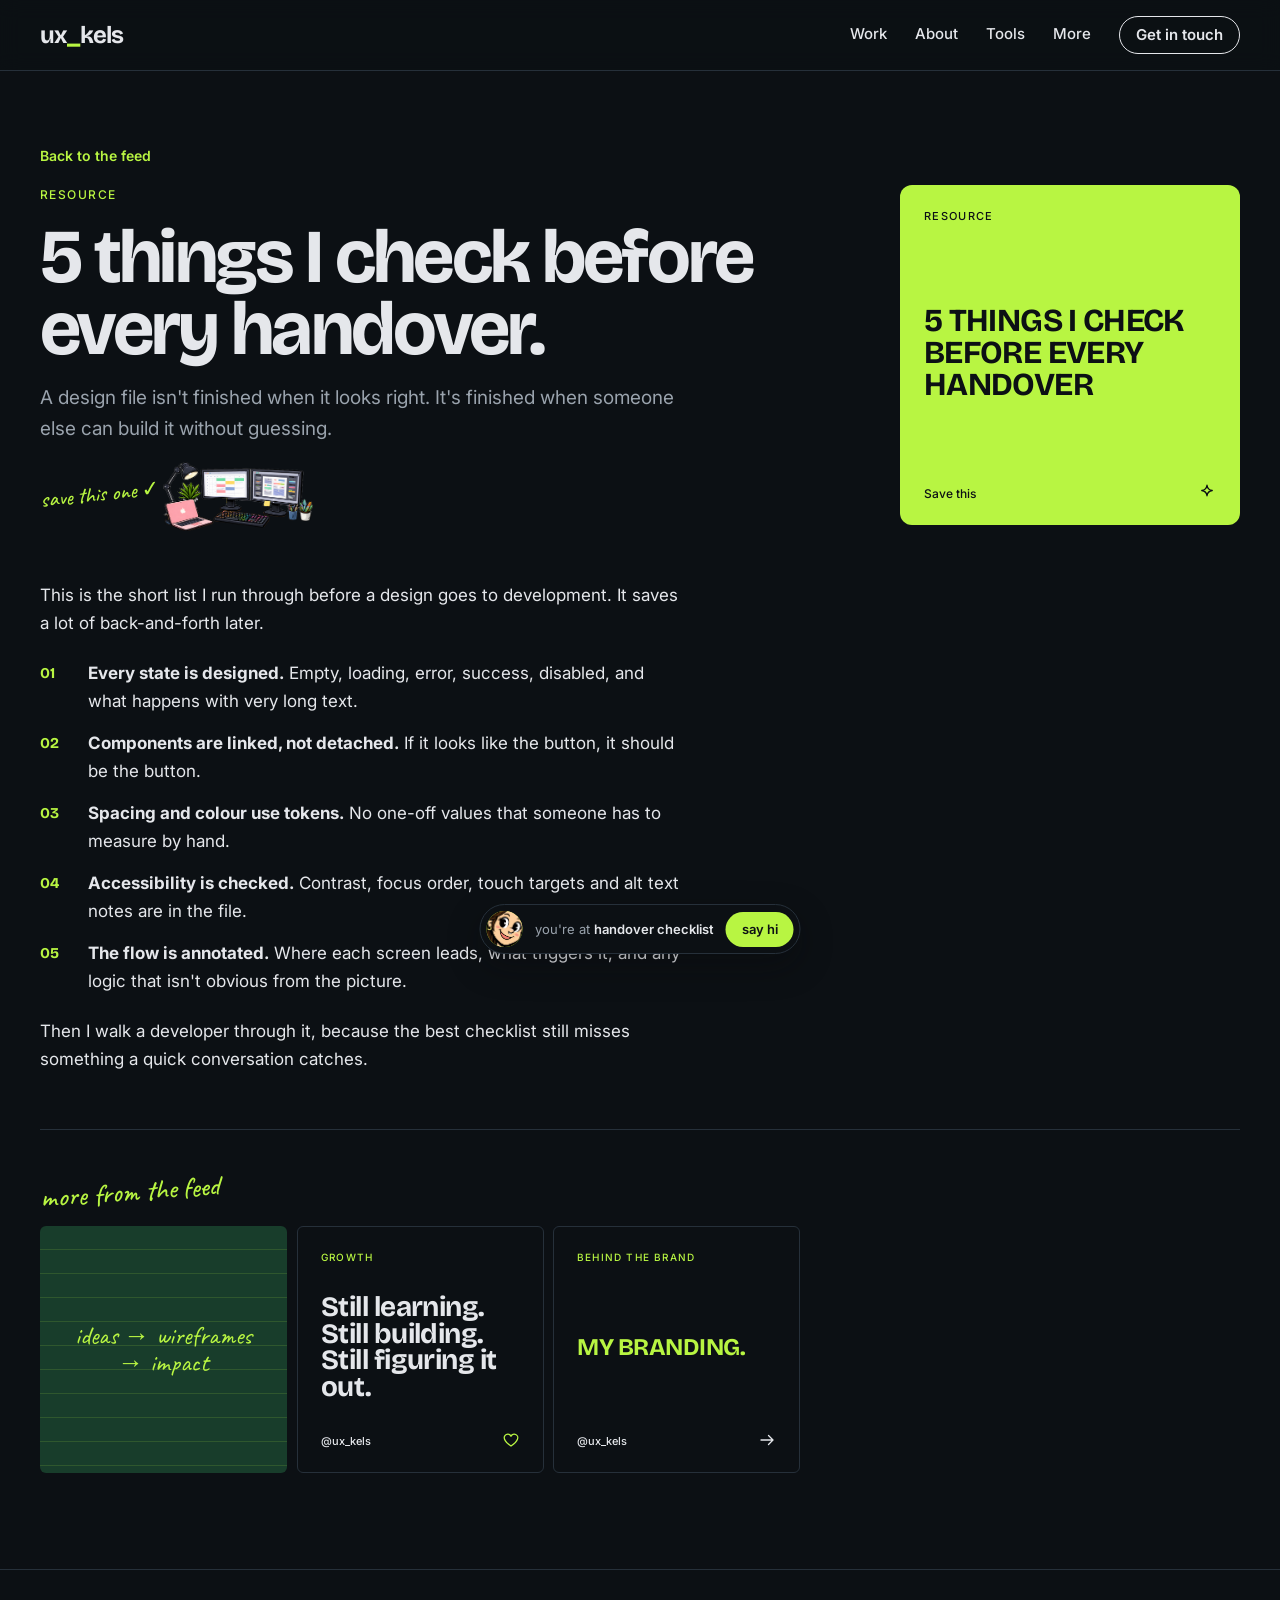
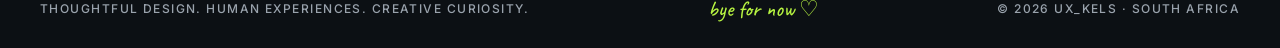
<file: ux_kels-site/post-handover.html>
<!doctype html>
<html lang="en-ZA">
<head>
<meta charset="utf-8">
<meta name="viewport" content="width=device-width, initial-scale=1, viewport-fit=cover">
<title>ux_kels · handover checklist</title>
<meta name="claude:viewport-fit-sides" content="cover">
<link rel="preconnect" href="https://fonts.googleapis.com">
<link rel="preconnect" href="https://fonts.gstatic.com" crossorigin>
<link rel="stylesheet" href="https://fonts.googleapis.com/css2?family=Bricolage+Grotesque:opsz,wght@12..96,500..700&family=Inter:wght@400;500;600&family=Caveat:wght@500;600&display=swap">
<link rel="stylesheet" href="styles.css">
</head>
<body>

<svg width="0" height="0" style="position:absolute" aria-hidden="true">
  <symbol id="i-moon" viewBox="0 0 24 24"><path d="M20 14.5A8 8 0 0 1 9.5 4 8 8 0 1 0 20 14.5Z"/></symbol>
  <symbol id="i-sun" viewBox="0 0 24 24"><circle cx="12" cy="12" r="4"/><path d="M12 2v2M12 20v2M2 12h2M20 12h2M4.9 4.9l1.4 1.4M17.7 17.7l1.4 1.4M4.9 19.1l1.4-1.4M17.7 6.3l1.4-1.4"/></symbol>
  <symbol id="i-heart" viewBox="0 0 24 24"><path d="M12 20s-7-4.4-8.6-9A4.6 4.6 0 0 1 12 7a4.6 4.6 0 0 1 8.6 4c-1.6 4.6-8.6 9-8.6 9Z"/></symbol>
  <symbol id="i-sparkle" viewBox="0 0 24 24"><path d="M12 3c.6 4.4 2.6 6.4 7 7-4.4.6-6.4 2.6-7 7-.6-4.4-2.6-6.4-7-7 4.4-.6 6.4-2.6 7-7Z"/></symbol>
  <symbol id="i-arrow" viewBox="0 0 24 24"><path d="M4 12h15M14 6l6 6-6 6"/></symbol>
</svg>

<header class="site-header">
  <nav class="wrap nav" aria-label="Main">
    <a class="wordmark" href="index.html">ux<span>_</span>kels</a>
    <button class="burger" type="button" aria-label="Menu" aria-expanded="false" aria-controls="nav-links" data-burger><span class="burger__word" aria-hidden="true">menu</span><span class="burger__bars" aria-hidden="true"><i></i><i></i><i></i></span></button>
    <div class="nav__links" id="nav-links">
      <span class="hand nav__hint" aria-hidden="true">where to?</span>
      <a href="index.html#work">Work</a>
      <a href="index.html#about">About</a>
      <a href="index.html#tools">Tools</a>
      <a href="index.html#more">More</a>
      <a class="btn btn--secondary" href="index.html#contact">Get in touch</a>
    </div>
  </nav>
</header>

<main>
<article class="wrap post-page">
  <section class="post-intro" data-where="handover checklist">
    <div class="post-intro__text">
      <a class="link" href="index.html#off-title" style="font-size:14px">Back to the feed</a>
      <span class="label label--accent">Resource</span>
      <h1 class="display" style="font-size:clamp(40px,6vw,76px)">5 things I check before every handover.</h1>
      <p class="lead">A design file isn't finished when it looks right. It's finished when someone else can build it without guessing.</p>
      <div class="peek"><span class="hand" aria-hidden="true">save this one ✓</span><img class="toon toon--wide" src="img/toon-desk.png" alt=""></div>
    </div>
    <div aria-hidden="true" class="tile post post--accent">
          <span class="post__eyebrow">Resource</span>
          <p class="post__head">5 things I check before every handover</p>
          <div class="post__foot"><span>Save this</span><svg class="icon"><use href="#i-sparkle"/></svg></div>
        </div>
  </section>

  <div class="post-body" data-where="the post">
      <p>This is the short list I run through before a design goes to development. It saves a lot of back-and-forth later.</p>
      <ul class="post-list">
        <li><span><b>Every state is designed.</b> Empty, loading, error, success, disabled, and what happens with very long text.</span></li>
        <li><span><b>Components are linked, not detached.</b> If it looks like the button, it should be the button.</span></li>
        <li><span><b>Spacing and colour use tokens.</b> No one-off values that someone has to measure by hand.</span></li>
        <li><span><b>Accessibility is checked.</b> Contrast, focus order, touch targets and alt text notes are in the file.</span></li>
        <li><span><b>The flow is annotated.</b> Where each screen leads, what triggers it, and any logic that isn't obvious from the picture.</span></li>
      </ul>
      <p>Then I walk a developer through it, because the best checklist still misses something a quick conversation catches.</p>
  </div>

  <nav class="post-more" aria-label="More posts" data-where="more posts">
    <span class="hand tilt">more from the feed</span>
    <div class="post-more__grid">
        <a href="post-ideas-to-impact.html" class="tile post post--feature">ideas → wireframes → impact</a>
        <a href="post-still-learning.html" class="tile post post--dark">
          <span class="post__eyebrow" style="color:var(--lime)">Growth</span>
          <p class="post__head" style="font-size:clamp(20px,2.4vw,28px);text-transform:none;color:var(--off-white)">Still learning. Still building. Still figuring it out.</p>
          <div class="post__foot"><span>@ux_kels</span><svg class="icon" style="color:var(--lime)"><use href="#i-heart"/></svg></div>
        </a>
        <a href="post-my-branding.html" class="tile post post--dark">
          <span class="post__eyebrow" style="color:var(--lime)">Behind the brand</span>
          <p class="post__head">My branding.</p>
          <div class="post__foot"><span>@ux_kels</span><svg class="icon"><use href="#i-arrow"/></svg></div>
        </a>
    </div>
  </nav>
</article>
</main>

<footer class="site-footer">
  <div class="wrap">
    <span>Thoughtful design. Human experiences. Creative curiosity.</span>
    <span class="footer__bye"><span class="hand" aria-hidden="true">bye for now ♡</span></span>
    <span>&copy; 2026 ux_kels · South Africa</span>
  </div>
</footer>

<nav class="pill" id="pill" aria-label="Quick links">
  <span class="pill__face"><img src="img/toon-stand.png" alt=""></span>
  <span class="pill__where">you're at <b id="pill-where">handover checklist</b></span>
  <a class="pill__cta" href="index.html#contact">say hi</a>
</nav>

<script src="site.js"></script>
</body>
</html>
</file>
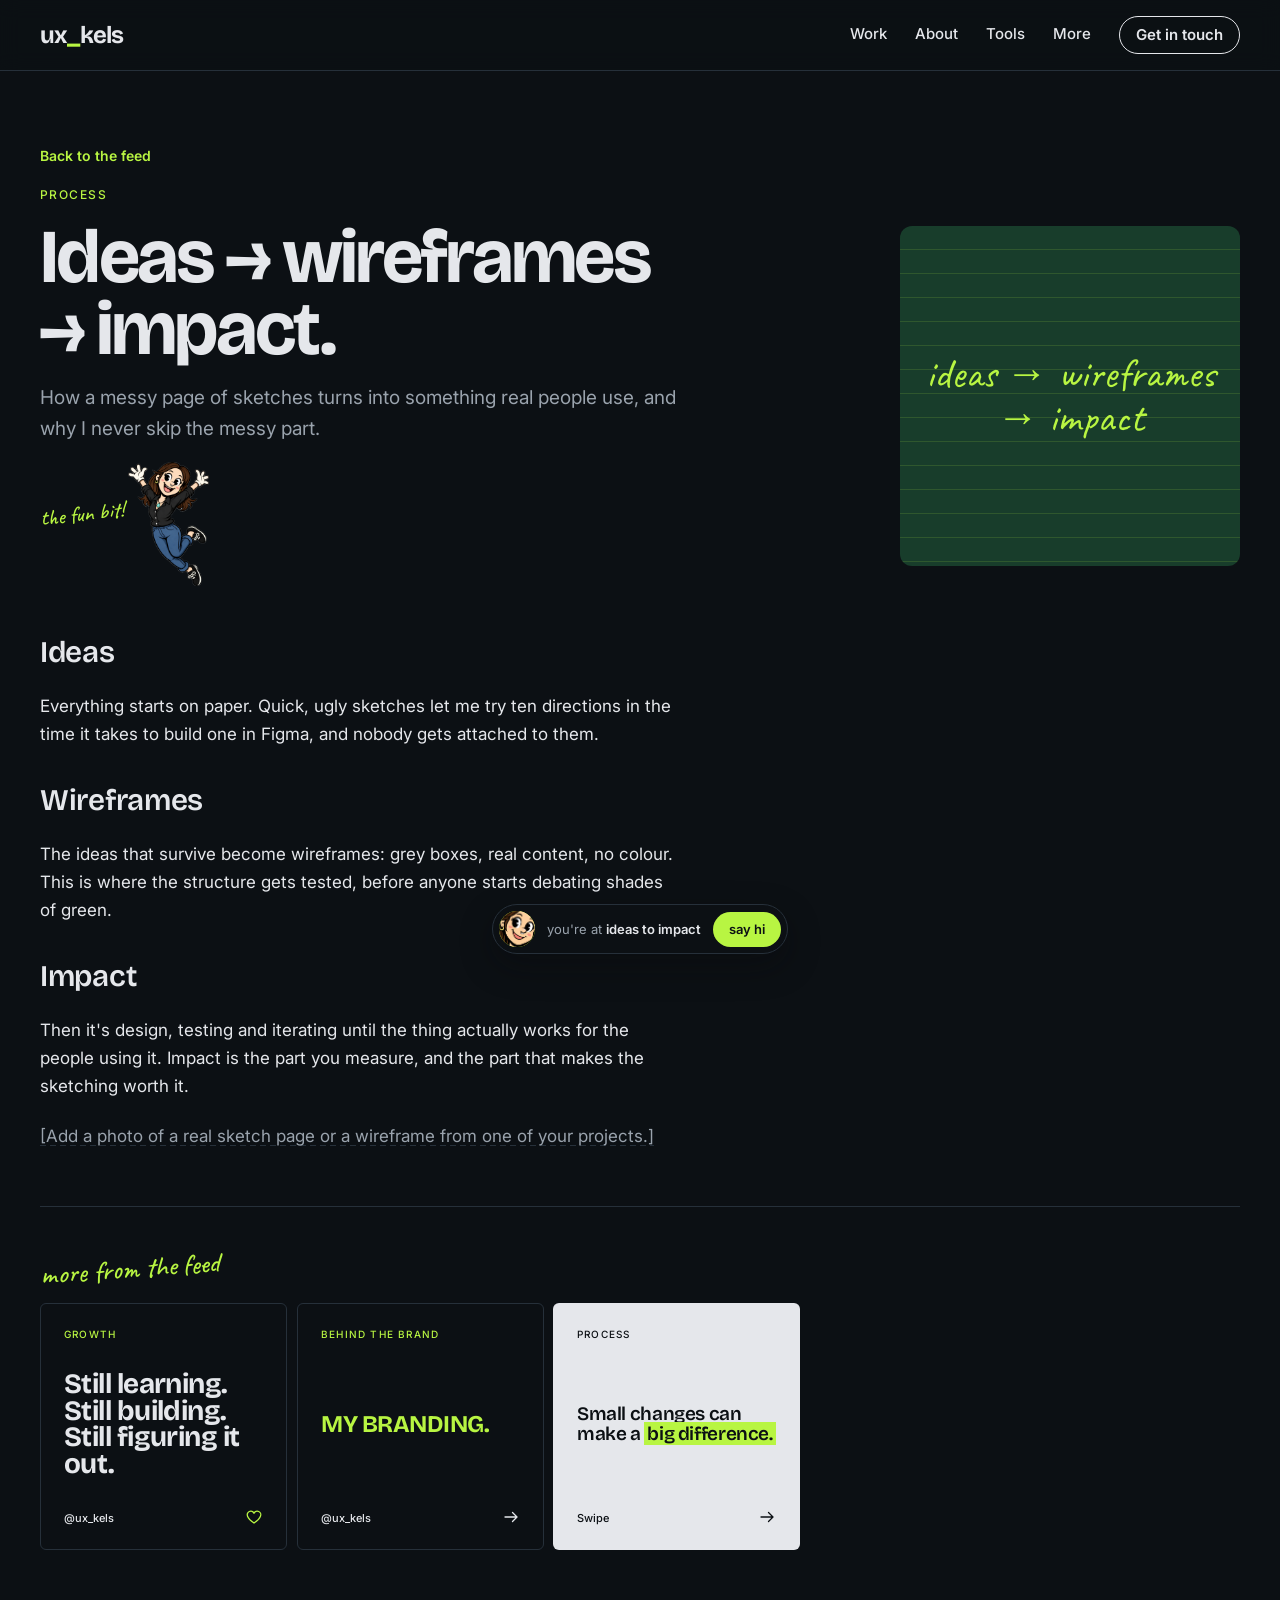
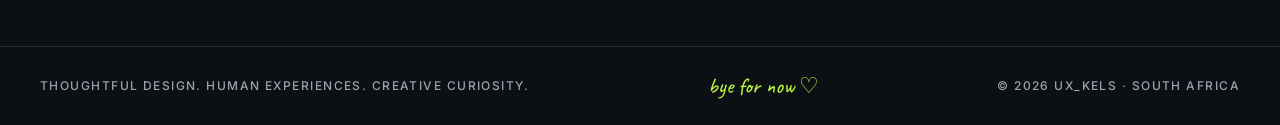
<file: ux_kels-site/post-ideas-to-impact.html>
<!doctype html>
<html lang="en-ZA">
<head>
<meta charset="utf-8">
<meta name="viewport" content="width=device-width, initial-scale=1, viewport-fit=cover">
<title>ux_kels · ideas to impact</title>
<meta name="claude:viewport-fit-sides" content="cover">
<link rel="preconnect" href="https://fonts.googleapis.com">
<link rel="preconnect" href="https://fonts.gstatic.com" crossorigin>
<link rel="stylesheet" href="https://fonts.googleapis.com/css2?family=Bricolage+Grotesque:opsz,wght@12..96,500..700&family=Inter:wght@400;500;600&family=Caveat:wght@500;600&display=swap">
<link rel="stylesheet" href="styles.css">
</head>
<body>

<svg width="0" height="0" style="position:absolute" aria-hidden="true">
  <symbol id="i-moon" viewBox="0 0 24 24"><path d="M20 14.5A8 8 0 0 1 9.5 4 8 8 0 1 0 20 14.5Z"/></symbol>
  <symbol id="i-sun" viewBox="0 0 24 24"><circle cx="12" cy="12" r="4"/><path d="M12 2v2M12 20v2M2 12h2M20 12h2M4.9 4.9l1.4 1.4M17.7 17.7l1.4 1.4M4.9 19.1l1.4-1.4M17.7 6.3l1.4-1.4"/></symbol>
  <symbol id="i-heart" viewBox="0 0 24 24"><path d="M12 20s-7-4.4-8.6-9A4.6 4.6 0 0 1 12 7a4.6 4.6 0 0 1 8.6 4c-1.6 4.6-8.6 9-8.6 9Z"/></symbol>
  <symbol id="i-sparkle" viewBox="0 0 24 24"><path d="M12 3c.6 4.4 2.6 6.4 7 7-4.4.6-6.4 2.6-7 7-.6-4.4-2.6-6.4-7-7 4.4-.6 6.4-2.6 7-7Z"/></symbol>
  <symbol id="i-arrow" viewBox="0 0 24 24"><path d="M4 12h15M14 6l6 6-6 6"/></symbol>
</svg>

<header class="site-header">
  <nav class="wrap nav" aria-label="Main">
    <a class="wordmark" href="index.html">ux<span>_</span>kels</a>
    <button class="burger" type="button" aria-label="Menu" aria-expanded="false" aria-controls="nav-links" data-burger><span class="burger__word" aria-hidden="true">menu</span><span class="burger__bars" aria-hidden="true"><i></i><i></i><i></i></span></button>
    <div class="nav__links" id="nav-links">
      <span class="hand nav__hint" aria-hidden="true">where to?</span>
      <a href="index.html#work">Work</a>
      <a href="index.html#about">About</a>
      <a href="index.html#tools">Tools</a>
      <a href="index.html#more">More</a>
      <a class="btn btn--secondary" href="index.html#contact">Get in touch</a>
    </div>
  </nav>
</header>

<main>
<article class="wrap post-page">
  <section class="post-intro" data-where="ideas to impact">
    <div class="post-intro__text">
      <a class="link" href="index.html#off-title" style="font-size:14px">Back to the feed</a>
      <span class="label label--accent">Process</span>
      <h1 class="display" style="font-size:clamp(40px,6vw,76px)">Ideas → wireframes → impact.</h1>
      <p class="lead">How a messy page of sketches turns into something real people use, and why I never skip the messy part.</p>
      <div class="peek"><span class="hand" aria-hidden="true">the fun bit!</span><img class="toon" src="img/toon-jump.png" alt=""></div>
    </div>
    <div aria-hidden="true" class="tile post post--feature">ideas → wireframes → impact</div>
  </section>

  <div class="post-body" data-where="the post">
      <h2 class="h2">Ideas</h2>
      <p>Everything starts on paper. Quick, ugly sketches let me try ten directions in the time it takes to build one in Figma, and nobody gets attached to them.</p>
      <h2 class="h2">Wireframes</h2>
      <p>The ideas that survive become wireframes: grey boxes, real content, no colour. This is where the structure gets tested, before anyone starts debating shades of green.</p>
      <h2 class="h2">Impact</h2>
      <p>Then it's design, testing and iterating until the thing actually works for the people using it. Impact is the part you measure, and the part that makes the sketching worth it.</p>
      <p class="muted"><span class="ph">[Add a photo of a real sketch page or a wireframe from one of your projects.]</span></p>
  </div>

  <nav class="post-more" aria-label="More posts" data-where="more posts">
    <span class="hand tilt">more from the feed</span>
    <div class="post-more__grid">
        <a href="post-still-learning.html" class="tile post post--dark">
          <span class="post__eyebrow" style="color:var(--lime)">Growth</span>
          <p class="post__head" style="font-size:clamp(20px,2.4vw,28px);text-transform:none;color:var(--off-white)">Still learning. Still building. Still figuring it out.</p>
          <div class="post__foot"><span>@ux_kels</span><svg class="icon" style="color:var(--lime)"><use href="#i-heart"/></svg></div>
        </a>
        <a href="post-my-branding.html" class="tile post post--dark">
          <span class="post__eyebrow" style="color:var(--lime)">Behind the brand</span>
          <p class="post__head">My branding.</p>
          <div class="post__foot"><span>@ux_kels</span><svg class="icon"><use href="#i-arrow"/></svg></div>
        </a>
        <a href="post-small-changes.html" class="tile post post--light">
          <span class="post__eyebrow">Process</span>
          <p class="post__head">Small changes can make a <mark>big difference.</mark></p>
          <div class="post__foot"><span>Swipe</span><svg class="icon"><use href="#i-arrow"/></svg></div>
        </a>
    </div>
  </nav>
</article>
</main>

<footer class="site-footer">
  <div class="wrap">
    <span>Thoughtful design. Human experiences. Creative curiosity.</span>
    <span class="footer__bye"><span class="hand" aria-hidden="true">bye for now ♡</span></span>
    <span>&copy; 2026 ux_kels · South Africa</span>
  </div>
</footer>

<nav class="pill" id="pill" aria-label="Quick links">
  <span class="pill__face"><img src="img/toon-stand.png" alt=""></span>
  <span class="pill__where">you're at <b id="pill-where">ideas to impact</b></span>
  <a class="pill__cta" href="index.html#contact">say hi</a>
</nav>

<script src="site.js"></script>
</body>
</html>
</file>
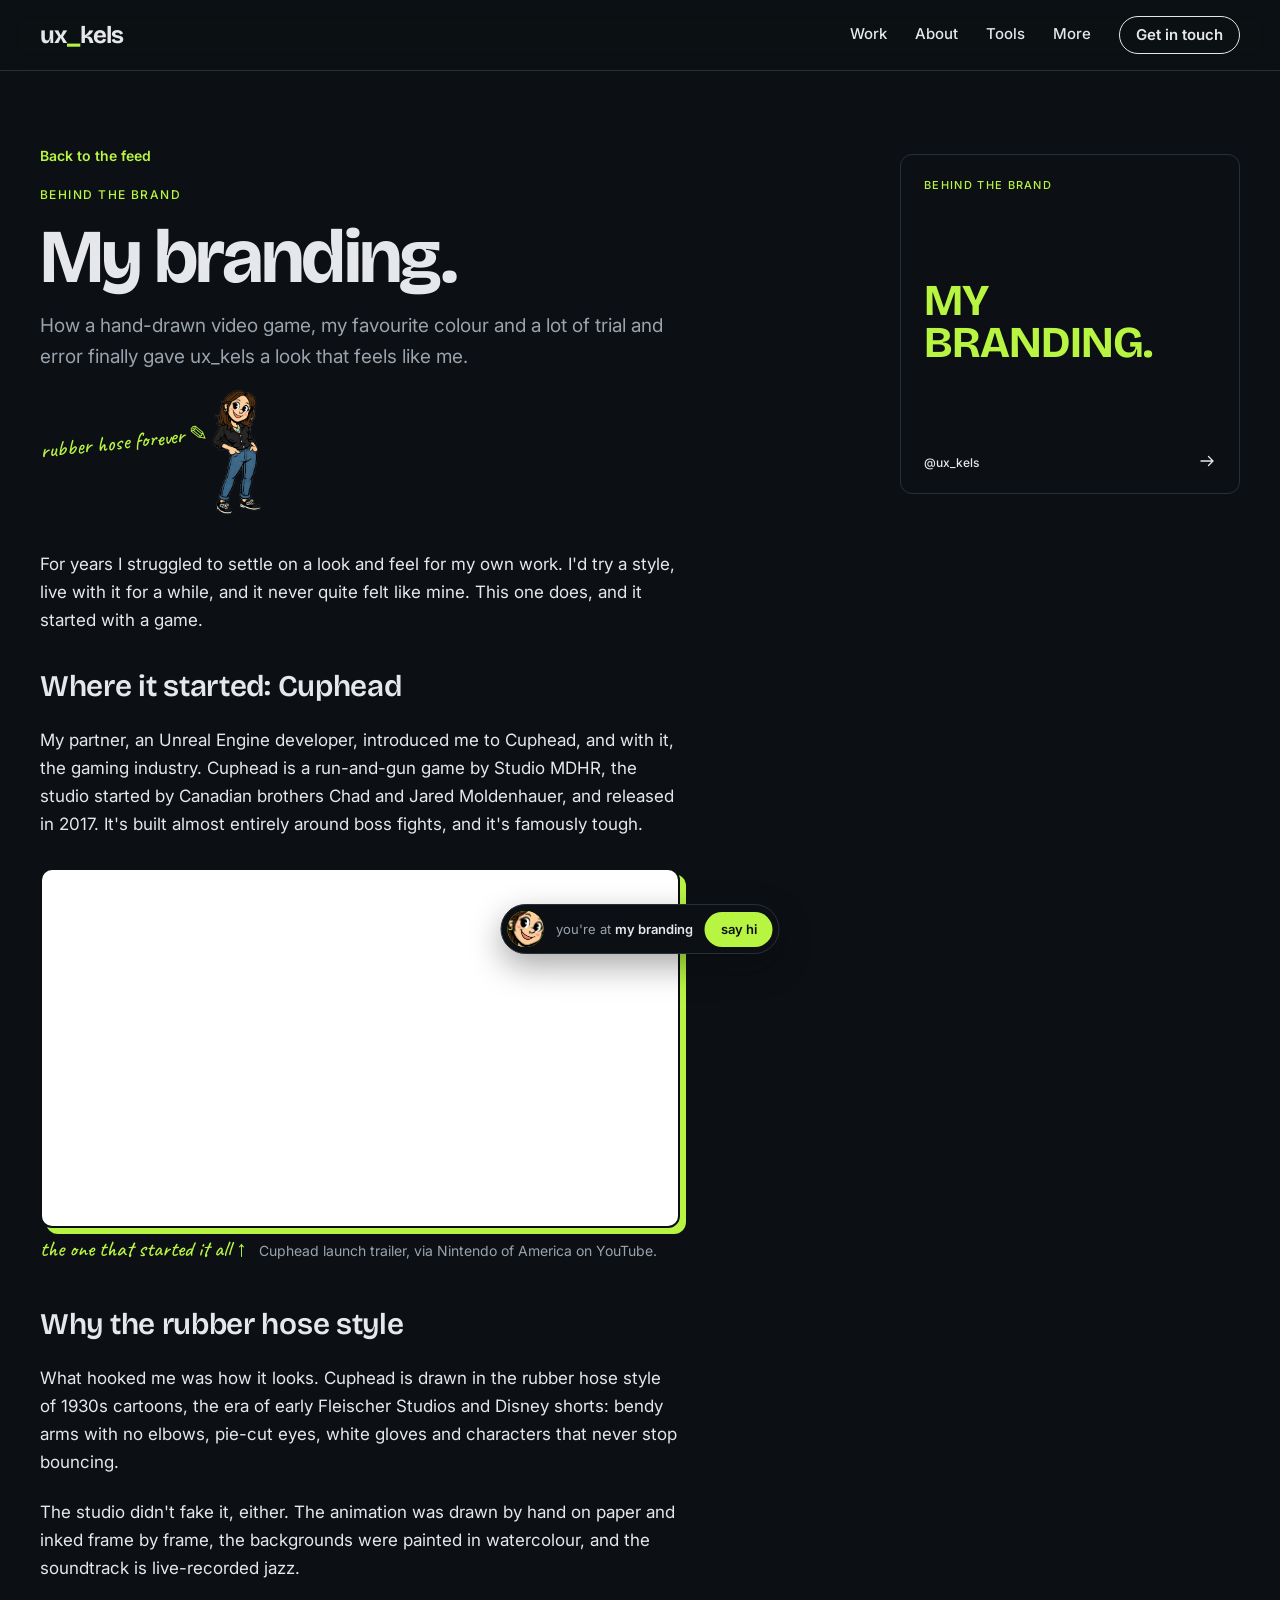
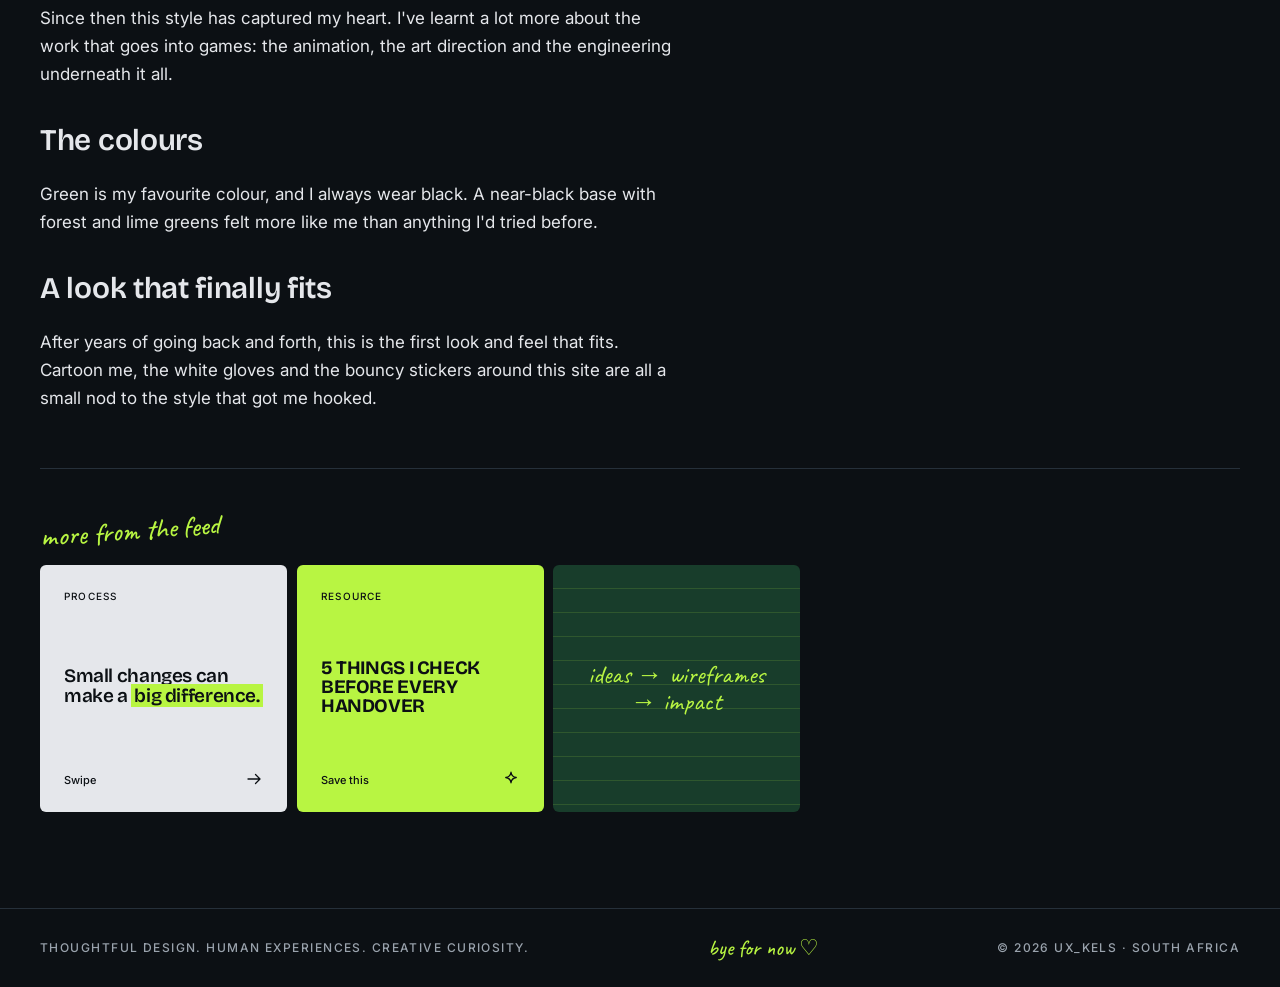
<file: ux_kels-site/post-my-branding.html>
<!doctype html>
<html lang="en-ZA">
<head>
<meta charset="utf-8">
<meta name="viewport" content="width=device-width, initial-scale=1, viewport-fit=cover">
<title>ux_kels · my branding</title>
<meta name="claude:viewport-fit-sides" content="cover">
<link rel="preconnect" href="https://fonts.googleapis.com">
<link rel="preconnect" href="https://fonts.gstatic.com" crossorigin>
<link rel="stylesheet" href="https://fonts.googleapis.com/css2?family=Bricolage+Grotesque:opsz,wght@12..96,500..700&family=Inter:wght@400;500;600&family=Caveat:wght@500;600&display=swap">
<link rel="stylesheet" href="styles.css">
</head>
<body>

<svg width="0" height="0" style="position:absolute" aria-hidden="true">
  <symbol id="i-moon" viewBox="0 0 24 24"><path d="M20 14.5A8 8 0 0 1 9.5 4 8 8 0 1 0 20 14.5Z"/></symbol>
  <symbol id="i-sun" viewBox="0 0 24 24"><circle cx="12" cy="12" r="4"/><path d="M12 2v2M12 20v2M2 12h2M20 12h2M4.9 4.9l1.4 1.4M17.7 17.7l1.4 1.4M4.9 19.1l1.4-1.4M17.7 6.3l1.4-1.4"/></symbol>
  <symbol id="i-heart" viewBox="0 0 24 24"><path d="M12 20s-7-4.4-8.6-9A4.6 4.6 0 0 1 12 7a4.6 4.6 0 0 1 8.6 4c-1.6 4.6-8.6 9-8.6 9Z"/></symbol>
  <symbol id="i-sparkle" viewBox="0 0 24 24"><path d="M12 3c.6 4.4 2.6 6.4 7 7-4.4.6-6.4 2.6-7 7-.6-4.4-2.6-6.4-7-7 4.4-.6 6.4-2.6 7-7Z"/></symbol>
  <symbol id="i-arrow" viewBox="0 0 24 24"><path d="M4 12h15M14 6l6 6-6 6"/></symbol>
</svg>

<header class="site-header">
  <nav class="wrap nav" aria-label="Main">
    <a class="wordmark" href="index.html">ux<span>_</span>kels</a>
    <button class="burger" type="button" aria-label="Menu" aria-expanded="false" aria-controls="nav-links" data-burger><span class="burger__word" aria-hidden="true">menu</span><span class="burger__bars" aria-hidden="true"><i></i><i></i><i></i></span></button>
    <div class="nav__links" id="nav-links">
      <span class="hand nav__hint" aria-hidden="true">where to?</span>
      <a href="index.html#work">Work</a>
      <a href="index.html#about">About</a>
      <a href="index.html#tools">Tools</a>
      <a href="index.html#more">More</a>
      <a class="btn btn--secondary" href="index.html#contact">Get in touch</a>
    </div>
  </nav>
</header>

<main>
<article class="wrap post-page">
  <section class="post-intro" data-where="my branding">
    <div class="post-intro__text">
      <a class="link" href="index.html#off-title" style="font-size:14px">Back to the feed</a>
      <span class="label label--accent">Behind the brand</span>
      <h1 class="display" style="font-size:clamp(40px,6vw,76px)">My branding.</h1>
      <p class="lead">How a hand-drawn video game, my favourite colour and a lot of trial and error finally gave ux_kels a look that feels like me.</p>
      <div class="peek"><span class="hand" aria-hidden="true">rubber hose forever ✎</span><img class="toon" src="img/toon-stand.png" alt=""></div>
    </div>
    <div aria-hidden="true" class="tile post post--dark">
          <span class="post__eyebrow" style="color:var(--lime)">Behind the brand</span>
          <p class="post__head">My branding.</p>
          <div class="post__foot"><span>@ux_kels</span><svg class="icon"><use href="#i-arrow"/></svg></div>
        </div>
  </section>

  <div class="post-body" data-where="the post">
      <p>For years I struggled to settle on a look and feel for my own work. I'd try a style, live with it for a while, and it never quite felt like mine. This one does, and it started with a game.</p>

      <h2 class="h2">Where it started: Cuphead</h2>
      <p>My partner, an Unreal Engine developer, introduced me to Cuphead, and with it, the gaming industry. Cuphead is a run-and-gun game by Studio MDHR, the studio started by Canadian brothers Chad and Jared Moldenhauer, and released in 2017. It's built almost entirely around boss fights, and it's famously tough.</p>
      <figure class="post-video">
        <div class="post-video__frame">
          <iframe src="https://www.youtube-nocookie.com/embed/eLKsUbnxKws" title="Cuphead launch trailer for Nintendo Switch" loading="lazy" allow="accelerometer; encrypted-media; gyroscope; picture-in-picture; fullscreen" referrerpolicy="strict-origin-when-cross-origin" allowfullscreen></iframe>
        </div>
        <figcaption><span class="hand">the one that started it all ↑</span> Cuphead launch trailer, via Nintendo of America on YouTube.</figcaption>
      </figure>

      <h2 class="h2">Why the rubber hose style</h2>
      <p>What hooked me was how it looks. Cuphead is drawn in the rubber hose style of 1930s cartoons, the era of early Fleischer Studios and Disney shorts: bendy arms with no elbows, pie-cut eyes, white gloves and characters that never stop bouncing.</p>
      <p>The studio didn't fake it, either. The animation was drawn by hand on paper and inked frame by frame, the backgrounds were painted in watercolour, and the soundtrack is live-recorded jazz.</p>
      <p>Since then this style has captured my heart. I've learnt a lot more about the work that goes into games: the animation, the art direction and the engineering underneath it all.</p>

      <h2 class="h2">The colours</h2>
      <p>Green is my favourite colour, and I always wear black. A near-black base with forest and lime greens felt more like me than anything I'd tried before.</p>

      <h2 class="h2">A look that finally fits</h2>
      <p>After years of going back and forth, this is the first look and feel that fits. Cartoon me, the white gloves and the bouncy stickers around this site are all a small nod to the style that got me hooked.</p>
  </div>

  <nav class="post-more" aria-label="More posts" data-where="more posts">
    <span class="hand tilt">more from the feed</span>
    <div class="post-more__grid">
        <a href="post-small-changes.html" class="tile post post--light">
          <span class="post__eyebrow">Process</span>
          <p class="post__head">Small changes can make a <mark>big difference.</mark></p>
          <div class="post__foot"><span>Swipe</span><svg class="icon"><use href="#i-arrow"/></svg></div>
        </a>
        <a href="post-handover.html" class="tile post post--accent">
          <span class="post__eyebrow">Resource</span>
          <p class="post__head">5 things I check before every handover</p>
          <div class="post__foot"><span>Save this</span><svg class="icon"><use href="#i-sparkle"/></svg></div>
        </a>
        <a href="post-ideas-to-impact.html" class="tile post post--feature">ideas → wireframes → impact</a>
    </div>
  </nav>
</article>
</main>

<footer class="site-footer">
  <div class="wrap">
    <span>Thoughtful design. Human experiences. Creative curiosity.</span>
    <span class="footer__bye"><span class="hand" aria-hidden="true">bye for now ♡</span></span>
    <span>&copy; 2026 ux_kels · South Africa</span>
  </div>
</footer>

<nav class="pill" id="pill" aria-label="Quick links">
  <span class="pill__face"><img src="img/toon-stand.png" alt=""></span>
  <span class="pill__where">you're at <b id="pill-where">my branding</b></span>
  <a class="pill__cta" href="index.html#contact">say hi</a>
</nav>

<script src="site.js"></script>
</body>
</html>
</file>
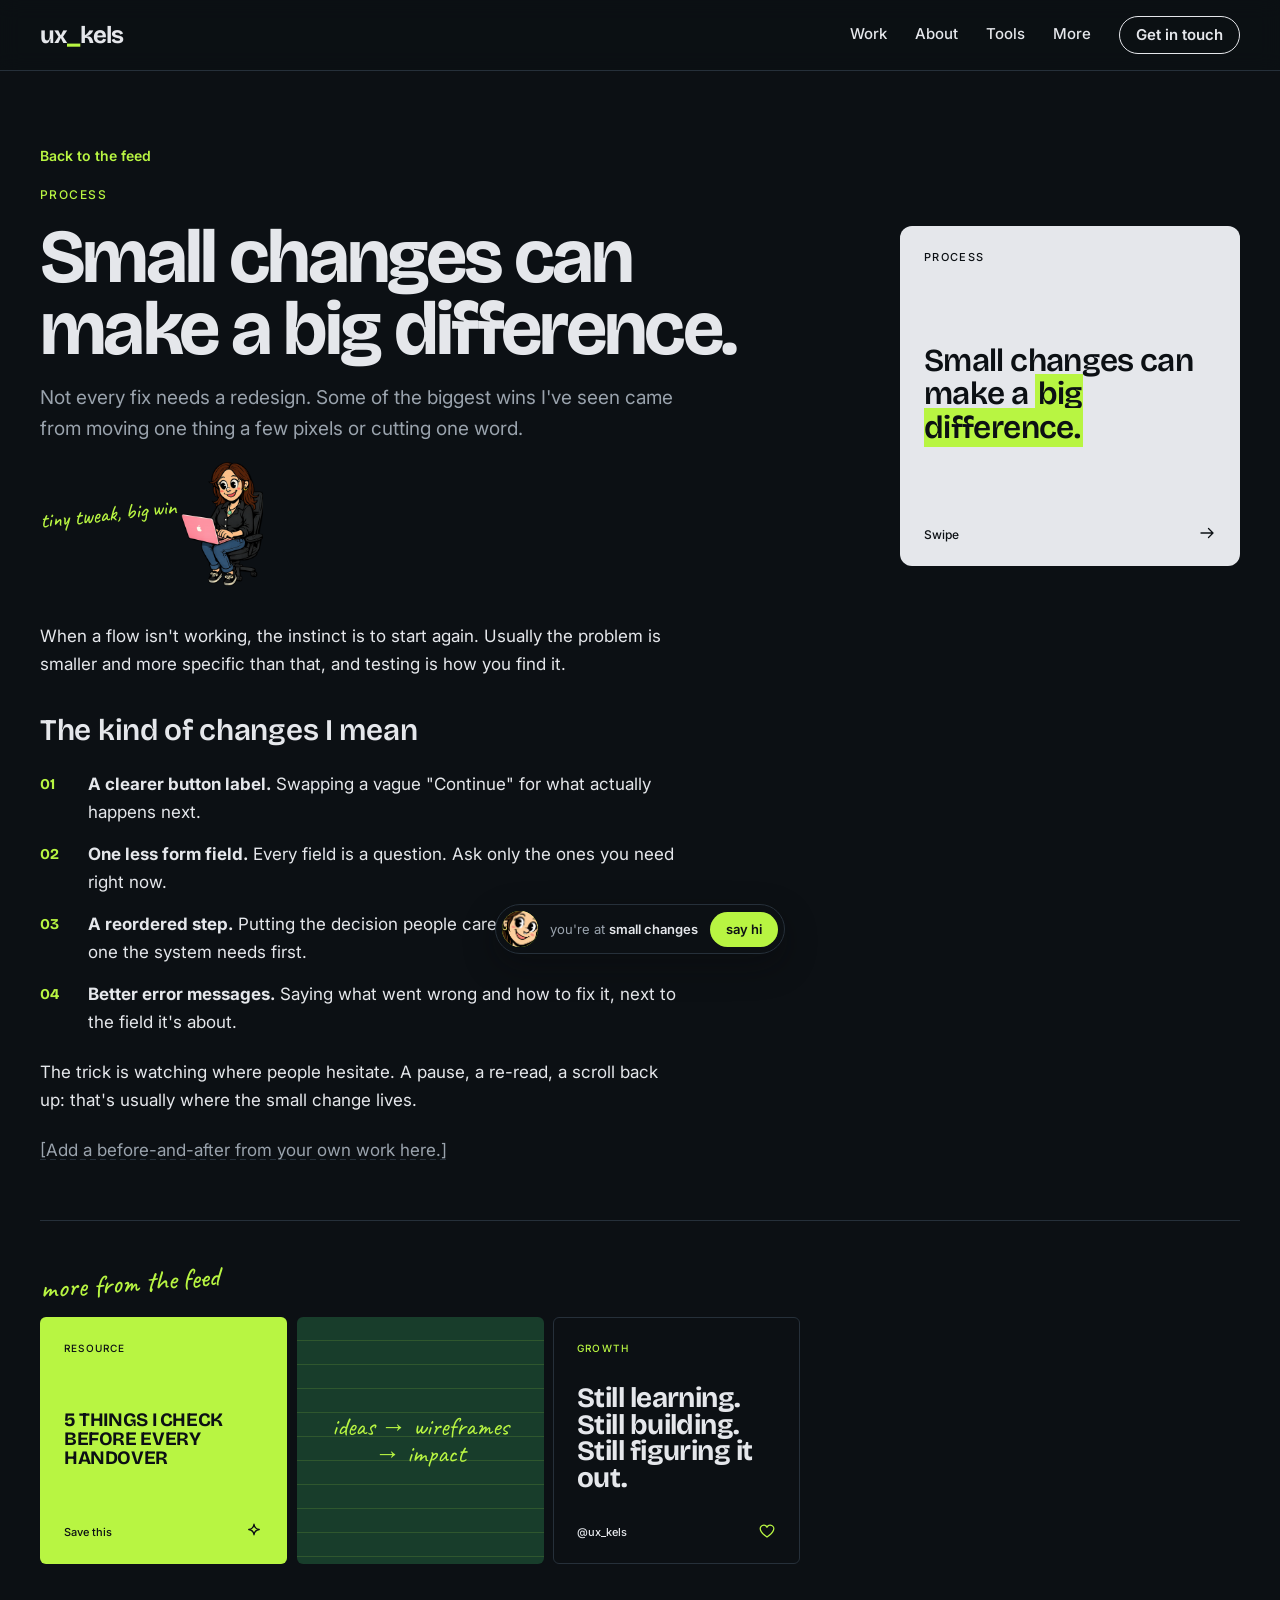
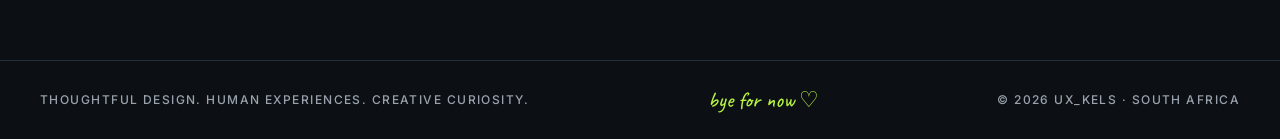
<file: ux_kels-site/post-small-changes.html>
<!doctype html>
<html lang="en-ZA">
<head>
<meta charset="utf-8">
<meta name="viewport" content="width=device-width, initial-scale=1, viewport-fit=cover">
<title>ux_kels · small changes</title>
<meta name="claude:viewport-fit-sides" content="cover">
<link rel="preconnect" href="https://fonts.googleapis.com">
<link rel="preconnect" href="https://fonts.gstatic.com" crossorigin>
<link rel="stylesheet" href="https://fonts.googleapis.com/css2?family=Bricolage+Grotesque:opsz,wght@12..96,500..700&family=Inter:wght@400;500;600&family=Caveat:wght@500;600&display=swap">
<link rel="stylesheet" href="styles.css">
</head>
<body>

<svg width="0" height="0" style="position:absolute" aria-hidden="true">
  <symbol id="i-moon" viewBox="0 0 24 24"><path d="M20 14.5A8 8 0 0 1 9.5 4 8 8 0 1 0 20 14.5Z"/></symbol>
  <symbol id="i-sun" viewBox="0 0 24 24"><circle cx="12" cy="12" r="4"/><path d="M12 2v2M12 20v2M2 12h2M20 12h2M4.9 4.9l1.4 1.4M17.7 17.7l1.4 1.4M4.9 19.1l1.4-1.4M17.7 6.3l1.4-1.4"/></symbol>
  <symbol id="i-heart" viewBox="0 0 24 24"><path d="M12 20s-7-4.4-8.6-9A4.6 4.6 0 0 1 12 7a4.6 4.6 0 0 1 8.6 4c-1.6 4.6-8.6 9-8.6 9Z"/></symbol>
  <symbol id="i-sparkle" viewBox="0 0 24 24"><path d="M12 3c.6 4.4 2.6 6.4 7 7-4.4.6-6.4 2.6-7 7-.6-4.4-2.6-6.4-7-7 4.4-.6 6.4-2.6 7-7Z"/></symbol>
  <symbol id="i-arrow" viewBox="0 0 24 24"><path d="M4 12h15M14 6l6 6-6 6"/></symbol>
</svg>

<header class="site-header">
  <nav class="wrap nav" aria-label="Main">
    <a class="wordmark" href="index.html">ux<span>_</span>kels</a>
    <button class="burger" type="button" aria-label="Menu" aria-expanded="false" aria-controls="nav-links" data-burger><span class="burger__word" aria-hidden="true">menu</span><span class="burger__bars" aria-hidden="true"><i></i><i></i><i></i></span></button>
    <div class="nav__links" id="nav-links">
      <span class="hand nav__hint" aria-hidden="true">where to?</span>
      <a href="index.html#work">Work</a>
      <a href="index.html#about">About</a>
      <a href="index.html#tools">Tools</a>
      <a href="index.html#more">More</a>
      <a class="btn btn--secondary" href="index.html#contact">Get in touch</a>
    </div>
  </nav>
</header>

<main>
<article class="wrap post-page">
  <section class="post-intro" data-where="small changes">
    <div class="post-intro__text">
      <a class="link" href="index.html#off-title" style="font-size:14px">Back to the feed</a>
      <span class="label label--accent">Process</span>
      <h1 class="display" style="font-size:clamp(40px,6vw,76px)">Small changes can make a big difference.</h1>
      <p class="lead">Not every fix needs a redesign. Some of the biggest wins I've seen came from moving one thing a few pixels or cutting one word.</p>
      <div class="peek"><span class="hand" aria-hidden="true">tiny tweak, big win</span><img class="toon" src="img/toon-laptop.png?v=2" alt=""></div>
    </div>
    <div aria-hidden="true" class="tile post post--light">
          <span class="post__eyebrow">Process</span>
          <p class="post__head">Small changes can make a <mark>big difference.</mark></p>
          <div class="post__foot"><span>Swipe</span><svg class="icon"><use href="#i-arrow"/></svg></div>
        </div>
  </section>

  <div class="post-body" data-where="the post">
      <p>When a flow isn't working, the instinct is to start again. Usually the problem is smaller and more specific than that, and testing is how you find it.</p>
      <h2 class="h2">The kind of changes I mean</h2>
      <ul class="post-list">
        <li><span><b>A clearer button label.</b> Swapping a vague "Continue" for what actually happens next.</span></li>
        <li><span><b>One less form field.</b> Every field is a question. Ask only the ones you need right now.</span></li>
        <li><span><b>A reordered step.</b> Putting the decision people care about first, not the one the system needs first.</span></li>
        <li><span><b>Better error messages.</b> Saying what went wrong and how to fix it, next to the field it's about.</span></li>
      </ul>
      <p>The trick is watching where people hesitate. A pause, a re-read, a scroll back up: that's usually where the small change lives.</p>
      <p class="muted"><span class="ph">[Add a before-and-after from your own work here.]</span></p>
  </div>

  <nav class="post-more" aria-label="More posts" data-where="more posts">
    <span class="hand tilt">more from the feed</span>
    <div class="post-more__grid">
        <a href="post-handover.html" class="tile post post--accent">
          <span class="post__eyebrow">Resource</span>
          <p class="post__head">5 things I check before every handover</p>
          <div class="post__foot"><span>Save this</span><svg class="icon"><use href="#i-sparkle"/></svg></div>
        </a>
        <a href="post-ideas-to-impact.html" class="tile post post--feature">ideas → wireframes → impact</a>
        <a href="post-still-learning.html" class="tile post post--dark">
          <span class="post__eyebrow" style="color:var(--lime)">Growth</span>
          <p class="post__head" style="font-size:clamp(20px,2.4vw,28px);text-transform:none;color:var(--off-white)">Still learning. Still building. Still figuring it out.</p>
          <div class="post__foot"><span>@ux_kels</span><svg class="icon" style="color:var(--lime)"><use href="#i-heart"/></svg></div>
        </a>
    </div>
  </nav>
</article>
</main>

<footer class="site-footer">
  <div class="wrap">
    <span>Thoughtful design. Human experiences. Creative curiosity.</span>
    <span class="footer__bye"><span class="hand" aria-hidden="true">bye for now ♡</span></span>
    <span>&copy; 2026 ux_kels · South Africa</span>
  </div>
</footer>

<nav class="pill" id="pill" aria-label="Quick links">
  <span class="pill__face"><img src="img/toon-stand.png" alt=""></span>
  <span class="pill__where">you're at <b id="pill-where">small changes</b></span>
  <a class="pill__cta" href="index.html#contact">say hi</a>
</nav>

<script src="site.js"></script>
</body>
</html>
</file>
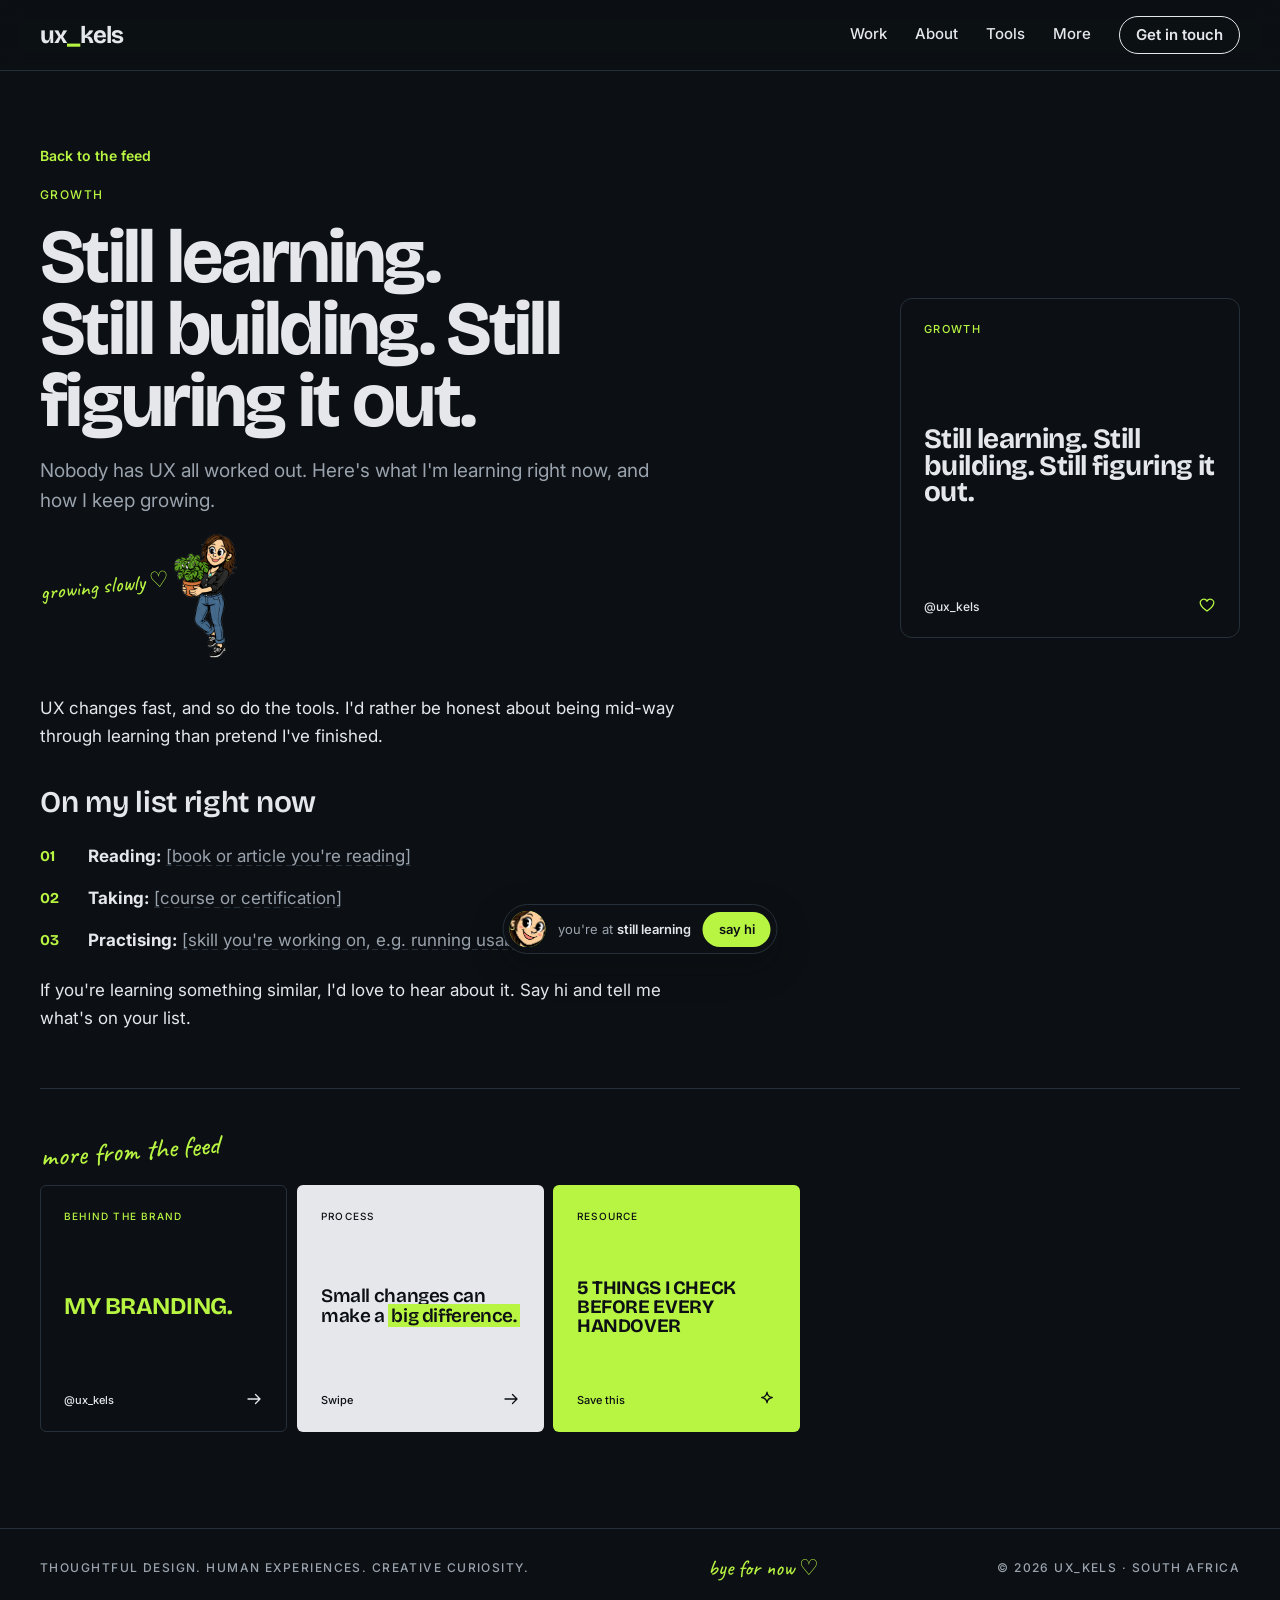
<file: ux_kels-site/post-still-learning.html>
<!doctype html>
<html lang="en-ZA">
<head>
<meta charset="utf-8">
<meta name="viewport" content="width=device-width, initial-scale=1, viewport-fit=cover">
<title>ux_kels · still learning</title>
<meta name="claude:viewport-fit-sides" content="cover">
<link rel="preconnect" href="https://fonts.googleapis.com">
<link rel="preconnect" href="https://fonts.gstatic.com" crossorigin>
<link rel="stylesheet" href="https://fonts.googleapis.com/css2?family=Bricolage+Grotesque:opsz,wght@12..96,500..700&family=Inter:wght@400;500;600&family=Caveat:wght@500;600&display=swap">
<link rel="stylesheet" href="styles.css">
</head>
<body>

<svg width="0" height="0" style="position:absolute" aria-hidden="true">
  <symbol id="i-moon" viewBox="0 0 24 24"><path d="M20 14.5A8 8 0 0 1 9.5 4 8 8 0 1 0 20 14.5Z"/></symbol>
  <symbol id="i-sun" viewBox="0 0 24 24"><circle cx="12" cy="12" r="4"/><path d="M12 2v2M12 20v2M2 12h2M20 12h2M4.9 4.9l1.4 1.4M17.7 17.7l1.4 1.4M4.9 19.1l1.4-1.4M17.7 6.3l1.4-1.4"/></symbol>
  <symbol id="i-heart" viewBox="0 0 24 24"><path d="M12 20s-7-4.4-8.6-9A4.6 4.6 0 0 1 12 7a4.6 4.6 0 0 1 8.6 4c-1.6 4.6-8.6 9-8.6 9Z"/></symbol>
  <symbol id="i-sparkle" viewBox="0 0 24 24"><path d="M12 3c.6 4.4 2.6 6.4 7 7-4.4.6-6.4 2.6-7 7-.6-4.4-2.6-6.4-7-7 4.4-.6 6.4-2.6 7-7Z"/></symbol>
  <symbol id="i-arrow" viewBox="0 0 24 24"><path d="M4 12h15M14 6l6 6-6 6"/></symbol>
</svg>

<header class="site-header">
  <nav class="wrap nav" aria-label="Main">
    <a class="wordmark" href="index.html">ux<span>_</span>kels</a>
    <button class="burger" type="button" aria-label="Menu" aria-expanded="false" aria-controls="nav-links" data-burger><span class="burger__word" aria-hidden="true">menu</span><span class="burger__bars" aria-hidden="true"><i></i><i></i><i></i></span></button>
    <div class="nav__links" id="nav-links">
      <span class="hand nav__hint" aria-hidden="true">where to?</span>
      <a href="index.html#work">Work</a>
      <a href="index.html#about">About</a>
      <a href="index.html#tools">Tools</a>
      <a href="index.html#more">More</a>
      <a class="btn btn--secondary" href="index.html#contact">Get in touch</a>
    </div>
  </nav>
</header>

<main>
<article class="wrap post-page">
  <section class="post-intro" data-where="still learning">
    <div class="post-intro__text">
      <a class="link" href="index.html#off-title" style="font-size:14px">Back to the feed</a>
      <span class="label label--accent">Growth</span>
      <h1 class="display" style="font-size:clamp(40px,6vw,76px)">Still learning. Still building. Still figuring it out.</h1>
      <p class="lead">Nobody has UX all worked out. Here's what I'm learning right now, and how I keep growing.</p>
      <div class="peek"><span class="hand" aria-hidden="true">growing slowly ♡</span><img class="toon" src="img/toon-plant.png" alt=""></div>
    </div>
    <div aria-hidden="true" class="tile post post--dark">
          <span class="post__eyebrow" style="color:var(--lime)">Growth</span>
          <p class="post__head" style="font-size:clamp(20px,2.4vw,28px);text-transform:none;color:var(--off-white)">Still learning. Still building. Still figuring it out.</p>
          <div class="post__foot"><span>@ux_kels</span><svg class="icon" style="color:var(--lime)"><use href="#i-heart"/></svg></div>
        </div>
  </section>

  <div class="post-body" data-where="the post">
      <p>UX changes fast, and so do the tools. I'd rather be honest about being mid-way through learning than pretend I've finished.</p>
      <h2 class="h2">On my list right now</h2>
      <ul class="post-list">
        <li><span><b>Reading:</b> <span class="ph">[book or article you're reading]</span></span></li>
        <li><span><b>Taking:</b> <span class="ph">[course or certification]</span></span></li>
        <li><span><b>Practising:</b> <span class="ph">[skill you're working on, e.g. running usability tests]</span></span></li>
      </ul>
      <p>If you're learning something similar, I'd love to hear about it. Say hi and tell me what's on your list.</p>
  </div>

  <nav class="post-more" aria-label="More posts" data-where="more posts">
    <span class="hand tilt">more from the feed</span>
    <div class="post-more__grid">
        <a href="post-my-branding.html" class="tile post post--dark">
          <span class="post__eyebrow" style="color:var(--lime)">Behind the brand</span>
          <p class="post__head">My branding.</p>
          <div class="post__foot"><span>@ux_kels</span><svg class="icon"><use href="#i-arrow"/></svg></div>
        </a>
        <a href="post-small-changes.html" class="tile post post--light">
          <span class="post__eyebrow">Process</span>
          <p class="post__head">Small changes can make a <mark>big difference.</mark></p>
          <div class="post__foot"><span>Swipe</span><svg class="icon"><use href="#i-arrow"/></svg></div>
        </a>
        <a href="post-handover.html" class="tile post post--accent">
          <span class="post__eyebrow">Resource</span>
          <p class="post__head">5 things I check before every handover</p>
          <div class="post__foot"><span>Save this</span><svg class="icon"><use href="#i-sparkle"/></svg></div>
        </a>
    </div>
  </nav>
</article>
</main>

<footer class="site-footer">
  <div class="wrap">
    <span>Thoughtful design. Human experiences. Creative curiosity.</span>
    <span class="footer__bye"><span class="hand" aria-hidden="true">bye for now ♡</span></span>
    <span>&copy; 2026 ux_kels · South Africa</span>
  </div>
</footer>

<nav class="pill" id="pill" aria-label="Quick links">
  <span class="pill__face"><img src="img/toon-stand.png" alt=""></span>
  <span class="pill__where">you're at <b id="pill-where">still learning</b></span>
  <a class="pill__cta" href="index.html#contact">say hi</a>
</nav>

<script src="site.js"></script>
</body>
</html>
</file>
<file: ux_kels-site/styles.css>
/* ux_kels site — built on brand-system/tokens.json.
   Layout: a designer's notebook. Editorial columns on a 1200px measure,
   square-cornered photos, notebook rules only behind covers, lime used as a pen. */

:root {
  --charcoal: #0c1014; --forest: #183d2b; --lime: #b8f542; --off-white: #e5e7eb; --black: #080a0b;
  /* Dark is the only look */
  --surface: #0c1014; --surface-raised: #141a20; --surface-deep: #080a0b;
  --ink: #e5e7eb; --ink-muted: #9aa3ad; --line: #26303a;
  --accent: #b8f542; --on-accent: #0c1014; --accent-text: #b8f542; --focus: #b8f542;
  --rule: rgba(184, 245, 66, .16);
  --font-display: "Bricolage Grotesque", "Helvetica Neue", Arial, sans-serif;
  --font-sans: Inter, system-ui, -apple-system, "Segoe UI", sans-serif;
  --font-hand: Caveat, "Bradley Hand", "Segoe Print", cursive;
  --space-1: 4px; --space-2: 8px; --space-3: 12px; --space-4: 16px; --space-5: 24px; --space-6: 40px; --space-7: 64px;
  --radius-sm: 6px; --radius-md: 12px; --radius-pill: 999px;
  --measure: 1200px;
  --gutter-l: max(16px, env(safe-area-inset-left, 0px));
  --gutter-r: max(16px, env(safe-area-inset-right, 0px));
  color-scheme: dark;
}

*, *::before, *::after { box-sizing: border-box; }
html { scroll-behavior: smooth; }
body {
  margin: 0; background: var(--surface); color: var(--ink);
  font: 400 16px/26px var(--font-sans); -webkit-font-smoothing: antialiased;
}
img { display: block; max-width: 100%; height: auto; }
a { color: var(--accent-text); }
a:hover { color: var(--ink); }
:focus-visible { outline: 2px solid var(--focus); outline-offset: 3px; }
h1, h2, h3 { font-family: var(--font-display); margin: 0; text-wrap: balance; }
p { margin: 0; }

/* ---------- layout ---------- */
.wrap { max-width: calc(var(--measure) + 48px); margin: 0 auto; padding-left: var(--gutter-l); padding-right: var(--gutter-r); }
@media (min-width: 720px) { .wrap { --gutter-l: max(24px, env(safe-area-inset-left, 0px)); --gutter-r: max(24px, env(safe-area-inset-right, 0px)); } }
.section { padding-block: clamp(64px, 9vw, 104px); }
.band-raised { background: var(--surface-raised); border-block: 1px solid var(--line); }
.band-deep { background: var(--surface-deep); border-top: 1px solid var(--line); }

/* ---------- type ---------- */
.label { font: 500 12px/16px var(--font-sans); letter-spacing: .12em; text-transform: uppercase; color: var(--ink-muted); }
.label--accent { color: var(--accent-text); }
.display { font-weight: 700; font-size: clamp(44px, 7vw, 92px); line-height: .95; letter-spacing: -0.035em; }
.h1 { font-weight: 700; font-size: clamp(34px, 4.4vw, 52px); line-height: 1.04; letter-spacing: -0.025em; }
.h2 { font-weight: 600; font-size: clamp(24px, 2.6vw, 30px); line-height: 1.2; letter-spacing: -0.01em; }
.h3 { font-weight: 600; font-size: 20px; line-height: 26px; }
.lead { font-size: clamp(17px, 1.6vw, 19px); line-height: 1.6; color: var(--ink-muted); max-width: 54ch; }
.muted { color: var(--ink-muted); }
.hand { font-family: var(--font-hand); font-weight: 500; font-size: 28px; line-height: 1; color: var(--accent-text); }
.tilt { display: inline-block; justify-self: start; transform: rotate(-4deg); }
mark.hl { background: var(--accent); color: var(--on-accent); padding: 0 .16em; box-decoration-break: clone; -webkit-box-decoration-break: clone; }
.ph { color: var(--ink-muted); background: repeating-linear-gradient(90deg, var(--line) 0 6px, transparent 6px 10px) bottom / 100% 1px no-repeat; }

.section-head { position: relative; display: flex; flex-wrap: wrap; justify-content: space-between; align-items: flex-end; gap: var(--space-4) var(--space-6); margin-bottom: var(--space-6); }
.section-head > div:first-of-type { display: grid; gap: var(--space-3); min-width: 0; flex: 1 1 420px; align-self: flex-start; }
/* headings get their own row and stay on one line, sized down to fit; they wrap again on phones */
.section-head > .h1, .do-head > .h1 { flex: 1 1 100%; grid-column: 1 / -1; white-space: nowrap; font-size: min(clamp(34px, 4.4vw, 52px), calc((100vw - 48px) / 18.5)); }
@media (max-width: 720px) { .section-head > .h1, .do-head > .h1 { white-space: normal; font-size: clamp(34px, 4.4vw, 52px); } }
.section-head > p { max-width: 42ch; font-size: 15px; line-height: 24px; color: var(--ink-muted); flex: 0 1 auto; }

/* ---------- buttons, tags ---------- */
.btn { display: inline-flex; align-items: center; gap: var(--space-2); font: 600 15px/20px var(--font-sans); padding: var(--space-3) 20px; border-radius: var(--radius-pill); border: 1.5px solid transparent; cursor: pointer; text-decoration: none; }
/* every CTA shares one feel: lift with a hard offset shadow on hover, press flat on click */
.btn { transition: background .15s, color .15s, border-color .15s, translate .15s, box-shadow .15s; }
.btn:hover { translate: -2px -2px; }
.btn:active { translate: 1px 1px; box-shadow: none; }
.btn--primary { background: var(--accent); color: var(--on-accent); }
.btn--primary:hover { background: var(--accent); color: var(--on-accent); box-shadow: 4px 4px 0 0 var(--off-white); }
.btn--secondary { background: transparent; color: var(--ink); border-color: var(--ink); }
.btn--secondary:hover { background: var(--surface-raised); color: var(--ink); box-shadow: 4px 4px 0 0 var(--accent); }
.btn .icon { width: 18px; height: 18px; transition: transform .15s; }
.btn:hover .icon { transform: translateX(3px); }
/* round "in" badge for LinkedIn buttons */
.btn--badge { padding: 7px 20px 7px 7px; }
.btn__in { display: grid; place-items: center; width: 30px; height: 30px; border-radius: 50%; font: 700 14px/1 var(--font-sans); letter-spacing: -0.02em; flex: none; }
.btn--primary .btn__in { background: var(--charcoal); color: var(--lime); }
.btn--secondary .btn__in { background: var(--lime); color: var(--charcoal); }
@media (prefers-reduced-motion: reduce) { .btn:hover, .btn:active, .pill__cta:hover, .pill__cta:active { translate: none; } }
.link { font-weight: 600; text-decoration: none; color: var(--accent-text); display: inline-flex; gap: 6px; align-items: center; }
.link .arr { transition: transform .15s; }
.link:hover .arr, a:hover .link .arr { transform: translateX(4px); }
.tags { display: flex; flex-wrap: wrap; gap: var(--space-2); margin: 0; padding: 0; list-style: none; }
.tag { font: 500 13px/18px var(--font-sans); padding: 5px 13px; border: 1px solid var(--accent-text); border-radius: var(--radius-pill); color: var(--ink); }

.icon { width: 24px; height: 24px; fill: none; stroke: currentColor; stroke-width: 1.75; stroke-linecap: round; stroke-linejoin: round; flex: none; }

/* ---------- nav ---------- */
.site-header { position: sticky; top: env(safe-area-inset-top, 0px); z-index: 10; background: color-mix(in srgb, var(--surface) 88%, transparent); backdrop-filter: blur(10px); -webkit-backdrop-filter: blur(10px); border-bottom: 1px solid var(--line); }
.nav { display: flex; flex-wrap: wrap; align-items: center; justify-content: space-between; gap: var(--space-3) var(--space-5); padding-block: 16px; }
.wordmark { font: 700 24px/1 var(--font-display); letter-spacing: -0.035em; color: var(--ink); text-decoration: none; }
.wordmark span { color: var(--accent-text); }
.nav__links { display: flex; flex-wrap: wrap; align-items: center; gap: var(--space-2) clamp(14px, 2.4vw, 28px); font-size: 15px; font-weight: 500; }
.nav__links a:not(.btn) { color: var(--ink); text-decoration: none; background: linear-gradient(var(--accent-text), var(--accent-text)) left bottom / 0 1.5px no-repeat; transition: background-size .2s; padding-bottom: 2px; }
.nav__links a:not(.btn):hover, .nav__links a.is-current { background-size: 100% 1.5px; }
.nav__links a.is-current { color: var(--accent-text); }
.nav__links .btn { padding: 8px 16px; }
.nav__links .btn.is-current { background: var(--accent); color: var(--on-accent); border-color: var(--accent); }
.nav__hint { display: none; }

/* burger: the two uneven bars from the mock screen's nav, on a lime sticker. Opens into a hand-drawn X. */
.burger { display: none; align-items: center; gap: 8px; padding: 0; border: 0; background: none; color: var(--ink); cursor: pointer; }
.burger__word { font: 500 22px/1 var(--font-hand); color: var(--accent-text); rotate: -6deg; transition: opacity .2s, translate .2s; }
.burger__bars { position: relative; width: 44px; height: 44px; border-radius: 50%; background: var(--lime); border: 2px solid var(--charcoal); box-shadow: 3px 3px 0 0 var(--off-white); transition: box-shadow .15s, translate .15s, rotate .35s cubic-bezier(.3,1.6,.5,1); }
.burger__bars i { position: absolute; right: 10px; height: 3px; border-radius: 3px; background: var(--charcoal); transition: width .25s, top .25s, rotate .3s cubic-bezier(.3,1.6,.5,1), opacity .2s; }
.burger__bars i:nth-child(1) { top: 13px; width: 20px; rotate: -3deg; }
.burger__bars i:nth-child(2) { top: 19.5px; width: 13px; rotate: 2deg; }
.burger__bars i:nth-child(3) { top: 26px; width: 17px; rotate: -2deg; }
.burger:hover .burger__bars i { width: 20px; }
.burger:active .burger__bars { translate: 2px 2px; box-shadow: 1px 1px 0 0 var(--off-white); }
.burger[aria-expanded="true"] .burger__bars { rotate: 90deg; }
.burger[aria-expanded="true"] .burger__word { opacity: 0; translate: 6px 0; }
.burger[aria-expanded="true"] .burger__bars i { width: 22px; right: 9px; top: 19.5px; }
.burger[aria-expanded="true"] .burger__bars i:nth-child(1) { rotate: 45deg; }
.burger[aria-expanded="true"] .burger__bars i:nth-child(2) { opacity: 0; width: 0; }
.burger[aria-expanded="true"] .burger__bars i:nth-child(3) { rotate: -42deg; }

/* phones and small tablets: links fold into a drop-down sheet under the header */
@media (max-width: 640px) {
  .nav { flex-wrap: nowrap; padding-block: 10px; }
  .burger { display: inline-flex; }
  .nav__links { position: absolute; top: 100%; left: 0; right: 0; flex-direction: column; align-items: flex-start; flex-wrap: nowrap; gap: 18px; padding: 20px var(--gutter-r) 28px var(--gutter-l); background: var(--surface-raised); border-bottom: 1px solid var(--line); box-shadow: 0 18px 32px rgba(8,10,11,.45); visibility: hidden; opacity: 0; translate: 0 -12px; transition: opacity .2s, translate .25s, visibility 0s .25s; }
  .nav.is-open .nav__links { visibility: visible; opacity: 1; translate: 0 0; transition: opacity .2s, translate .3s cubic-bezier(.3,1.6,.5,1), visibility 0s; }
  .nav__hint { display: block; font-size: 24px; rotate: -3deg; }
  .nav__links a:not(.btn) { font: 700 34px/1.1 var(--font-display); letter-spacing: -0.025em; background-size: 0 3px; }
  .nav__links a:not(.btn):hover, .nav__links a.is-current { background-size: 100% 3px; }
  .nav__links .btn { padding: 12px 22px; font-size: 16px; margin-top: 6px; }
}
@media (max-width: 640px) and (prefers-reduced-motion: reduce) { .nav__links, .nav.is-open .nav__links { translate: none; } }

/* ---------- hero ---------- */
.hero { display: grid; grid-template-columns: minmax(0, 1.25fr) minmax(0, 1fr); gap: clamp(40px, 6vw, 80px); align-items: center; padding-block: clamp(48px, 8vw, 96px) clamp(56px, 8vw, 88px); }
.hero__text { display: grid; gap: 28px; min-width: 0; }
.hero__text .display { max-width: 11ch; }
.hero__ctas { display: flex; flex-wrap: wrap; gap: 14px; }
.hero__photo { position: relative; justify-self: center; width: min(400px, 100%); display: grid; justify-items: center; padding-top: 64px; }
.hero__note { position: absolute; left: -18px; top: -30px; display: grid; justify-items: start; font-size: 32px; transform: rotate(-7deg); z-index: 1; }
.hero__note svg { width: 70px; height: 46px; margin: 2px 0 0 60px; stroke: currentColor; fill: none; stroke-width: 2; stroke-linecap: round; stroke-linejoin: round; }
.hero__photo .hero__toon { position: relative; width: min(300px, 80%); height: auto; z-index: 2; transform-origin: 50% 100%; pointer-events: none; }
.hero__caption { position: absolute; right: -22px; bottom: -54px; font-size: 13px; line-height: 18px; color: var(--ink-muted); }
@media (max-width: 720px) {
  .hero { grid-template-columns: 1fr; }
  .hero__photo { width: min(340px, calc(100% - 28px)); justify-self: start; margin-top: 30px; }
  .hero__note { left: auto; right: -8px; }
  .hero__photo .hero__toon { width: min(220px, 70%); }
}

/* ---------- process strip: five even steps on one dashed track ---------- */
.process { display: grid; grid-template-columns: repeat(5, minmax(0, 1fr)); align-items: start; padding-block: 28px; }
.process::before { content: ""; position: absolute; left: 10%; right: 10%; top: calc(48px + 26px); border-top: 2px dashed var(--line); }
.process__step { position: relative; display: flex; flex-direction: column; align-items: center; gap: var(--space-2); text-align: center; }
.process__box { position: relative; width: 52px; height: 52px; border: 1.75px solid var(--ink); border-radius: var(--radius-sm); display: grid; place-items: center; background: var(--surface-raised); }
.process__label { font-family: var(--font-hand); font-size: clamp(22px, 2.4vw, 30px); line-height: 1; }
.process__arrow { display: none; }
@media (max-width: 560px) {
  .process { padding-block: 20px 24px; }
  .process::before { top: calc(48px + 21px); }
  .process__box { width: 42px; height: 42px; }
  .process__box .icon { width: 20px; height: 20px; }
}

/* ---------- work cards ---------- */
.case { display: flex; flex-direction: column; color: var(--ink); text-decoration: none; border: 1px solid var(--line); border-radius: var(--radius-md); overflow: hidden; background: var(--surface-raised); transition: border-color .15s; }
.case:hover { border-color: var(--accent-text); color: var(--ink); }
.case__cover { position: relative; aspect-ratio: 16 / 10; padding: var(--space-5); display: flex; align-items: flex-end; justify-content: space-between; gap: var(--space-4); overflow: hidden; }
.case__cover--forest { background: var(--forest); background-image: repeating-linear-gradient(to bottom, transparent 0 23px, rgba(184,245,66,.2) 23px 24px); color: var(--off-white); }
.case__cover--paper { background: var(--off-white); background-image: repeating-linear-gradient(to bottom, transparent 0 23px, rgba(24,61,43,.14) 23px 24px); color: var(--charcoal); }
.case__cover--lime { background: var(--lime); color: var(--charcoal); }
.case__cover--black { background: var(--black); color: var(--off-white); }
.case__num { position: absolute; top: var(--space-5); left: var(--space-5); font: 700 13px/1 var(--font-display); letter-spacing: .04em; }
.case__ph { font-size: 13px; line-height: 18px; opacity: .85; max-width: 26ch; }
/* little wireframe sketch, so empty covers read as "design work goes here" */
.sketch { width: 46%; max-width: 220px; aspect-ratio: 3 / 4; border: 1.75px solid currentColor; border-radius: 10px; padding: 10px; display: grid; gap: 7px; align-content: start; opacity: .9; transform: rotate(3deg) translateY(18%); }
.sketch i { display: block; height: 7px; border-radius: 4px; background: currentColor; opacity: .5; }
.sketch i:nth-child(1) { height: 34%; opacity: .18; border-radius: 6px; }
.sketch i:nth-child(3) { width: 70%; }
.sketch i:nth-child(5) { width: 45%; height: 20px; border-radius: 999px; opacity: .9; }
.case__cover--forest .sketch i:nth-child(5), .case__cover--black .sketch i:nth-child(5) { background: var(--lime); }
.case__body { padding: var(--space-5); display: grid; gap: var(--space-3); }
.case__meta { font: 500 11px/16px var(--font-sans); letter-spacing: .12em; text-transform: uppercase; color: var(--ink-muted); }
.case__title { font: 600 24px/30px var(--font-display); letter-spacing: -0.01em; }
.case__summary { font-size: 15px; line-height: 24px; color: var(--ink-muted); }
.case .link { margin-top: var(--space-2); }

/* ---------- work deck: one project open, the rest folded into spines ---------- */
.deck { display: grid; gap: var(--space-5); }
.deck__track { list-style: none; margin: 0; padding: 0; position: relative; }
.deck__spine { display: none; }
.deck__controls { display: flex; align-items: center; gap: var(--space-4); max-width: 560px; width: 100%; justify-self: center; }
.deck__btn { flex: none; width: 48px; height: 48px; display: grid; place-items: center; border-radius: 50%; border: 1.5px solid var(--ink); background: transparent; color: var(--ink); cursor: pointer; transition: background .15s, color .15s, border-color .15s, opacity .15s; }
.deck__btn--prev .icon { rotate: 180deg; }
.deck__btn:hover:not(:disabled) { background: var(--lime); border-color: var(--lime); color: var(--charcoal); }
.deck__btn:disabled { opacity: .3; cursor: default; }
.deck__count { flex: none; font: 500 13px/1 var(--font-sans); letter-spacing: .12em; color: var(--ink-muted); min-width: 7ch; text-align: center; }
.deck__count b { color: var(--ink); font-weight: 600; }
.deck__range { flex: 1; min-width: 0; height: 28px; margin: 0; background: transparent; cursor: pointer; -webkit-appearance: none; appearance: none; --fill: 0%; }
.deck__range::-webkit-slider-runnable-track { height: 4px; border-radius: 4px; background: linear-gradient(to right, var(--accent-text) var(--fill), var(--line) var(--fill)); }
.deck__range::-moz-range-track { height: 4px; border-radius: 4px; background: linear-gradient(to right, var(--accent-text) var(--fill), var(--line) var(--fill)); }
.deck__range::-webkit-slider-thumb { -webkit-appearance: none; width: 26px; height: 26px; margin-top: -11px; border-radius: 50%; background: var(--lime); border: 2px solid var(--charcoal); box-shadow: 0 0 0 2px var(--lime); cursor: grab; }
.deck__range::-moz-range-thumb { width: 22px; height: 22px; border-radius: 50%; background: var(--lime); border: 2px solid var(--charcoal); box-shadow: 0 0 0 2px var(--lime); cursor: grab; }

/* desktop: an accordion of cards that slides open sideways */
@media (min-width: 900px) {
  .deck__track { display: flex; align-items: center; gap: 10px; height: clamp(440px, 38vw, 500px); container-type: inline-size; touch-action: pan-y; }
  .deck__card { --open: calc(100cqw - (var(--n) - 1) * 86px); position: relative; flex: none; width: 76px; height: calc(100% - var(--d, 0) * 26px); border-radius: var(--radius-md); overflow: hidden; }
  .deck__card.is-active { width: var(--open); height: 100%; }
  .deck__spine { position: absolute; inset: 0; display: flex; flex-direction: column; align-items: center; gap: var(--space-4); padding: var(--space-4) 0 0; border: 1px solid var(--line); border-radius: inherit; cursor: pointer; overflow: hidden; z-index: 1; }
  .deck__no { font: 700 13px/1 var(--font-display); letter-spacing: .04em; }
  .deck__name { flex: 1; min-height: 0; writing-mode: vertical-rl; rotate: 180deg; font: 600 13px/1 var(--font-sans); letter-spacing: .14em; text-transform: uppercase; white-space: nowrap; overflow: hidden; text-overflow: ellipsis; }
  .deck__toon { width: 46px; height: auto; margin-bottom: -10px; transform-origin: 50% 100%; transition: translate .3s cubic-bezier(.3,1.6,.5,1); }
  .deck__spine:hover .deck__toon, .deck__spine:focus-visible .deck__toon { translate: 0 -8px; }
  .deck__card.is-active .deck__spine { visibility: hidden; opacity: 0; }
  .deck__card:not(.is-active) .case { visibility: hidden; opacity: 0; }
  /* the open card keeps its full width while the slot grows, so it slides into view rather than squashing */
  .deck .case { position: absolute; inset: 0 auto 0 0; width: var(--open); flex-direction: row; }
  .deck .case__cover { flex: 1 1 56%; aspect-ratio: auto; padding: var(--space-6); }
  .deck .case__body { flex: 0 0 44%; align-content: center; padding: var(--space-6); gap: var(--space-4); }
  .deck .case__title { font-size: clamp(26px, 2.4vw, 32px); line-height: 1.15; }
}

/* phones and tablets: a swipeable carousel, next card peeking in */
@media (max-width: 899.98px) {
  .deck__track { display: flex; gap: var(--space-4); overflow-x: auto; scroll-snap-type: x mandatory; overscroll-behavior-x: contain; scrollbar-width: none;
    margin-left: calc(-1 * var(--gutter-l)); margin-right: calc(-1 * var(--gutter-r)); padding: 4px var(--gutter-r) 8px var(--gutter-l); scroll-padding-inline: var(--gutter-l); }
  .deck__track::-webkit-scrollbar { display: none; }
  .deck__card { flex: 0 0 min(86%, 460px); scroll-snap-align: start; display: flex; }
  .deck .case { width: 100%; }
  .deck .case__body { align-content: start; }
}

@media (prefers-reduced-motion: no-preference) {
  .deck__card { transition: width .6s cubic-bezier(.65,0,.25,1), height .6s cubic-bezier(.65,0,.25,1); }
  .deck__spine { transition: opacity .12s, visibility 0s .12s; }
  .deck__card:not(.is-active) .deck__spine { transition: opacity .3s .15s, visibility 0s; }
  .deck .case { transition: opacity .35s .2s, visibility 0s, border-color .15s; }
  .deck__card:not(.is-active) .case { transition: opacity .2s, visibility 0s .2s; }
}

/* work, coming soon: one open card in the deck's shape until the projects are ready */
.soon .case:hover { border-color: var(--line); }
.soon .case:hover .case__toon { translate: 0 8%; rotate: -4deg; }
@media (min-width: 900px) {
  .soon .case { flex-direction: row; min-height: clamp(440px, 38vw, 500px); }
  .soon .case__cover { flex: 1 1 56%; aspect-ratio: auto; padding: var(--space-6); }
  .soon .case__body { flex: 0 0 44%; align-content: center; padding: var(--space-6); gap: var(--space-4); }
  .soon .case__title { font-size: clamp(26px, 2.4vw, 32px); line-height: 1.15; }
}

/* ---------- about ---------- */
.about { display: grid; grid-template-columns: minmax(0, 5fr) minmax(0, 7fr); gap: clamp(40px, 6vw, 80px); align-items: start; }
@media (max-width: 720px) { .about { grid-template-columns: 1fr; } }
.about__copy { display: grid; gap: 20px; font-size: 17px; line-height: 28px; min-width: 0; }
.about__copy p { max-width: 62ch; }
.facts { margin: 12px 0 0; display: grid; grid-template-columns: repeat(auto-fit, minmax(160px, 1fr)); gap: 20px; border-top: 1px solid var(--line); padding-top: 20px; }
.facts div { display: grid; gap: 4px; }
.facts dt { font: 500 11px/14px var(--font-sans); letter-spacing: .12em; text-transform: uppercase; color: var(--ink-muted); }
.facts dd { margin: 0; font-size: 15px; line-height: 22px; }
.now { margin-top: 12px; display: flex; gap: var(--space-4); align-items: center; padding: var(--space-4) var(--space-5); background: var(--surface-raised); border: 1px solid var(--line); border-radius: var(--radius-sm); }
.now__face { width: 56px; height: 56px; }
.now div { display: grid; gap: 2px; min-width: 0; font-size: 15px; line-height: 22px; }

/* ---------- photo band ---------- */

/* ---------- off-screen grid (post tiles) ---------- */
/* ---------- tools ---------- */
/* stickers on the desk: each one sits a little crooked and straightens up when you point at it */
.tools__group .tools__peek { justify-content: flex-start; margin-top: var(--space-5); }
.tools__group .tools__peek .hand { flex: 1 1 0; min-width: 0; max-width: 150px; text-align: right; line-height: 1.15; }
.tools__group .tools__peek .toon--portrait { height: 190px; margin-bottom: 0; rotate: 3deg; }
@media (max-width: 560px) { .tools__group .tools__peek .toon--portrait { height: 150px; } .tools__group .tools__peek .hand { max-width: 112px; } }
.tools { display: grid; grid-template-columns: repeat(4, minmax(0, 1fr)); gap: var(--space-6) var(--space-5); }
@media (max-width: 1100px) { .tools { grid-template-columns: repeat(2, minmax(0, 1fr)); } }
@media (max-width: 520px) { .tools { grid-template-columns: 1fr; gap: var(--space-5); } }
.tools__group { display: grid; align-content: start; gap: var(--space-4); }
.tools__group .label { padding-bottom: var(--space-3); border-bottom: 1px solid var(--line); }
.tools__list { list-style: none; margin: 0; padding: 0; display: grid; gap: var(--space-3); }
.tool { display: flex; align-items: center; gap: 14px; padding: 10px 14px 10px 10px; background: var(--surface-raised); border: 1.5px solid var(--line); border-radius: var(--radius-md); font-weight: 600; font-size: 15px; line-height: 20px; rotate: -1.2deg; transition: rotate .35s cubic-bezier(.3,1.6,.5,1), translate .35s cubic-bezier(.3,1.6,.5,1), border-color .15s, box-shadow .15s; }
.tool:nth-child(even) { rotate: 1.4deg; }
.tool:nth-child(3n) { rotate: -.6deg; }
.tool:hover { rotate: 0deg; translate: 0 -3px; border-color: var(--lime); box-shadow: 4px 4px 0 0 var(--lime); }
.tool__logo { display: grid; place-items: center; width: 44px; height: 44px; flex: none; border-radius: 10px; background: var(--off-white); border: 2px solid var(--charcoal); }
.tool__logo img { width: 28px; height: 28px; }
.tool:hover .tool__logo { animation: tool-hop .5s cubic-bezier(.3,1.6,.5,1); }
@keyframes tool-hop { 40% { translate: 0 -5px; rotate: -8deg; } 100% { translate: 0 0; rotate: 0deg; } }
@media (prefers-reduced-motion: reduce) { .tool, .tool:nth-child(n) { rotate: none; } .tool:hover { translate: none; } .tool:hover .tool__logo { animation: none; } }
.facts dd a { color: var(--ink); text-decoration-color: var(--accent-text); text-underline-offset: 3px; }
.facts dd a:hover { color: var(--accent-text); }

.grid9 { display: grid; grid-template-columns: repeat(3, minmax(0, 1fr)); gap: clamp(4px, .8vw, 10px); }
@media (max-width: 520px) { .grid9 { grid-template-columns: repeat(2, minmax(0, 1fr)); } .grid9 > :last-child { display: none; } }
.tile { position: relative; aspect-ratio: 1; overflow: hidden; margin: 0; }
.tile img { width: 100%; height: 100%; object-fit: cover; transition: transform .4s; }
.tile:hover img { transform: scale(1.03); }
.tile figcaption { position: absolute; left: 12px; bottom: 10px; font-family: var(--font-hand); font-size: clamp(18px, 2.2vw, 26px); color: var(--lime); text-shadow: 0 1px 8px rgba(0,0,0,.5); }
.post { padding: clamp(12px, 2vw, 24px); display: flex; flex-direction: column; justify-content: space-between; }
.post__eyebrow { font: 500 clamp(8px, 1vw, 10px)/14px var(--font-sans); letter-spacing: .12em; text-transform: uppercase; }
.post__head { font-family: var(--font-display); font-weight: 700; letter-spacing: -0.02em; margin: 0; }
.post__foot { display: flex; justify-content: space-between; align-items: flex-end; font: 500 clamp(9px, 1vw, 11px)/15px var(--font-sans); }
.post--dark, a.post--dark:hover { background: var(--charcoal); color: var(--off-white); outline: 1px solid #26303a; outline-offset: -1px; }
.post--dark .post__head { font-size: clamp(20px, 3.4vw, 42px); line-height: .95; text-transform: uppercase; color: var(--lime); }
.post--light, a.post--light:hover { background: var(--off-white); color: var(--charcoal); }
.post--light .post__head { font-size: clamp(16px, 2.3vw, 28px); line-height: 1.05; font-weight: 600; }
.post--light mark { background: var(--lime); color: var(--charcoal); padding: 0 3px; }
.post--feature, a.post--feature:hover { background: var(--forest); color: var(--lime); justify-content: center; align-items: center; text-align: center; font-family: var(--font-hand); font-size: clamp(20px, 2.8vw, 34px); line-height: 1.05; background-image: repeating-linear-gradient(to bottom, transparent 0 23px, rgba(184,245,66,.14) 23px 24px); }
.post--accent, a.post--accent:hover { background: var(--lime); color: var(--charcoal); }
.post--accent .post__head { font-size: clamp(16px, 2.3vw, 28px); line-height: 1; text-transform: uppercase; }
.post .icon { width: 18px; height: 18px; }
a.post { text-decoration: none; }
a.post .post__foot .icon { transition: translate .2s; }
a.post:hover .post__foot .icon, a.post:focus-visible .post__foot .icon { translate: 4px 0; }

/* ---------- notes ---------- */
.notes { list-style: none; margin: 0; padding: 0; display: grid; grid-template-columns: repeat(auto-fit, minmax(min(100%, 420px), 1fr)); gap: var(--space-5); }
.notes li { display: grid; }
.notes a { display: grid; grid-template-rows: auto auto 1fr auto; gap: var(--space-3); padding: var(--space-5); background: var(--surface-raised); border: 1px solid var(--line); border-radius: var(--radius-md); color: var(--ink); text-decoration: none; transition: border-color .15s, translate .25s cubic-bezier(.3,1.6,.5,1); }
.notes a:hover, .notes a:focus-visible { border-color: var(--accent-text); translate: 0 -4px; }
.notes .note-cat { font: 500 12px/16px var(--font-sans); letter-spacing: .12em; text-transform: uppercase; color: var(--accent-text); }
.notes .h3 { transition: color .15s; }
.notes a:hover .h3 { color: var(--accent-text); }
.notes .note-teaser { font-size: 15px; line-height: 24px; color: var(--ink-muted); }
.notes .note-more { display: inline-flex; align-items: center; gap: 6px; font-size: 14px; font-weight: 600; color: var(--accent-text); margin-top: var(--space-2); }
.notes .note-more .icon { width: 16px; height: 16px; transition: translate .2s; }
.notes a:hover .note-more .icon { translate: 4px 0; }

/* ---------- contact ---------- */
.contact { display: grid; grid-template-columns: minmax(0, 7fr) minmax(0, 4fr); gap: clamp(40px, 6vw, 80px); align-items: end; }
@media (max-width: 720px) { .contact { grid-template-columns: 1fr; } }
.contact__text { display: grid; gap: 22px; min-width: 0; }
.contact .display { font-size: clamp(40px, 6vw, 76px); max-width: 13ch; }
.contact__links { display: flex; flex-wrap: wrap; align-items: center; gap: 12px 18px; margin-top: 6px; padding-top: 22px; border-top: 1px dashed var(--line); }
.contact__hint { font-size: 20px; color: var(--ink-muted); rotate: -3deg; }
.email-row { display: flex; flex-wrap: wrap; align-items: center; gap: var(--space-3); }
.email { font: 600 clamp(20px, 2.4vw, 26px)/1.2 var(--font-display); color: var(--accent-text); user-select: all; overflow-wrap: anywhere; }
.copy-btn { font: 500 13px/1 var(--font-sans); padding: 8px 14px; border-radius: var(--radius-pill); border: 1px solid var(--accent-text); background: transparent; color: var(--ink); cursor: pointer; }
.copy-btn:hover { background: var(--surface); }
.contact__photo { position: relative; max-width: 340px; }
.contact__photo img { width: 100%; aspect-ratio: 4 / 5; object-fit: cover; }
.contact__photo .hand { position: absolute; left: -14px; top: -34px; transform: rotate(-6deg); }

/* ---------- footer ---------- */
.site-footer { border-top: 1px solid var(--line); }
.site-footer .wrap { padding-block: 28px; display: flex; flex-wrap: wrap; justify-content: space-between; gap: 12px; font: 500 12px/16px var(--font-sans); letter-spacing: .12em; text-transform: uppercase; color: var(--ink-muted); }

/* ---------- case study ---------- */
.cs-title { display: grid; gap: 22px; padding-block: clamp(48px, 7vw, 80px) 48px; }
.cs-title .display { font-size: clamp(40px, 5.8vw, 76px); max-width: 16ch; }
.cs-cover { aspect-ratio: 16 / 8; max-width: 100%; background: var(--forest); background-image: repeating-linear-gradient(to bottom, transparent 0 23px, rgba(184,245,66,.2) 23px 24px); color: var(--off-white); display: flex; align-items: flex-end; justify-content: space-between; padding: clamp(16px, 3vw, 32px); gap: var(--space-5); overflow: hidden; }
.cs-cover .sketch { width: 26%; max-width: 240px; transform: rotate(-3deg) translateY(16%); }
.cs-layout { display: grid; grid-template-columns: 200px minmax(0, 1fr); gap: clamp(32px, 5vw, 72px); padding-block: clamp(64px, 8vw, 96px); }
.toc { position: sticky; top: calc(env(safe-area-inset-top, 0px) + 96px); align-self: start; display: grid; gap: 10px; font-size: 14px; }
.toc a { color: var(--ink-muted); text-decoration: none; display: flex; gap: 10px; }
.toc a span { color: var(--accent-text); font: 700 12px/20px var(--font-display); }
.toc a:hover, .toc a.is-active { color: var(--ink); }
@media (max-width: 900px) { .cs-layout { grid-template-columns: 1fr; } .toc { display: none; } }
.chapters { display: grid; gap: clamp(64px, 8vw, 96px); min-width: 0; }
.chapter { display: grid; gap: 20px; scroll-margin-top: 100px; }
.chapter__head { display: grid; gap: 6px; }
.chapter__num { font: 700 15px/1 var(--font-display); color: var(--accent-text); }
.chapter p { font-size: 17px; line-height: 28px; max-width: 64ch; }
.quote { margin: 8px 0 0; padding: 22px 26px; background: var(--surface-raised); border-left: 2px solid var(--accent-text); font: 600 22px/30px var(--font-display); }
.insights { display: grid; grid-template-columns: repeat(auto-fit, minmax(min(100%, 200px), 1fr)); gap: 16px; }
.insight { border-top: 2px solid var(--accent-text); padding-top: 14px; display: grid; gap: 8px; align-content: start; }
.insight p { font-size: 15px; line-height: 24px; }
.figs { display: grid; grid-template-columns: repeat(auto-fit, minmax(min(100%, 300px), 1fr)); gap: 20px; }
.fig { margin: 0; display: grid; gap: 10px; }
.fig__box { aspect-ratio: 4 / 3; background: var(--surface-raised); border: 1px solid var(--line); display: grid; place-items: center; padding: 16px; text-align: center; font-size: 13px; color: var(--ink-muted); }
.fig__box--paper { background: var(--off-white); background-image: repeating-linear-gradient(to bottom, transparent 0 23px, rgba(24,61,43,.14) 23px 24px); color: var(--charcoal); border: 0; }
.fig__box--after { border: 2px solid var(--accent-text); }
.fig figcaption.hand { font-size: 24px; }
.outcome { background: var(--surface-raised); border: 1px solid var(--line); border-radius: var(--radius-md); padding: clamp(24px, 4vw, 48px); display: grid; gap: 32px; }
.stats { display: grid; grid-template-columns: repeat(auto-fit, minmax(min(100%, 200px), 1fr)); gap: 28px; }
.stat { display: grid; gap: 6px; align-content: start; }
.stat b { font: 700 52px/1 var(--font-display); color: var(--accent-text); }
.stat span { font-size: 15px; line-height: 22px; }
.next { display: block; border-top: 1px solid var(--line); color: var(--ink); text-decoration: none; }
.next .wrap { padding-block: 56px; display: flex; flex-wrap: wrap; justify-content: space-between; align-items: flex-end; gap: 16px; }
.next:hover { color: var(--ink); background: var(--surface-raised); }


/* ---------- rubber-hose characters (the playful 20%) ---------- */
.toon { height: auto; pointer-events: none; user-select: none; }
.toon--desk { width: min(420px, 100%); justify-self: end; }
.do-head { display: grid; grid-template-columns: minmax(0, 1fr) minmax(0, 420px); gap: var(--space-4) var(--space-6); align-items: end; margin-bottom: var(--space-6); }
.do-head__text { display: grid; gap: var(--space-3); align-self: start; }
@media (max-width: 720px) { .do-head { grid-template-columns: 1fr; } .toon--desk { justify-self: start; width: min(360px, 100%); } }
.off-side { position: relative; display: flex; align-items: flex-end; gap: var(--space-4); max-width: 46ch; font-size: 15px; line-height: 24px; color: var(--ink-muted); }
.toon--plant { width: 92px; flex: none; margin-bottom: -8px; }
.toon--laptop { width: 140px; margin-bottom: -12px; }
.toon--wave { width: min(260px, 60%); justify-self: center; align-self: end; margin-bottom: calc(-1 * clamp(64px, 9vw, 104px)); }
@media (max-width: 720px) { .toon--wave { justify-self: start; width: 180px; } }
.toon--wave:hover, .toon--wave { transform-origin: 50% 100%; }
@media (prefers-reduced-motion: no-preference) {
  .hero__photo .hero__toon { animation: toon-pop .9s cubic-bezier(.3,1.5,.5,1) .5s both, toon-idle 2.8s ease-in-out 1.6s infinite; }
  .hero__photo:hover .hero__toon { animation: toon-hop .7s ease-out, toon-idle 2.8s ease-in-out .7s infinite; }
  @keyframes toon-pop {
    0% { opacity: 0; transform: translate(-70px, 40px) rotate(-25deg) scale(.4); }
    55% { opacity: 1; transform: translate(0, -26px) rotate(6deg) scale(1.06, .94); }
    75% { transform: translate(0, 0) rotate(-2deg) scale(.94, 1.06); }
    100% { opacity: 1; transform: none; }
  }
  @keyframes toon-idle { 0%, 100% { transform: translateY(0) rotate(0); } 50% { transform: translateY(-6px) rotate(2deg); } }
  @keyframes toon-hop {
    0% { transform: scale(1.08, .9); }
    40% { transform: translateY(-34px) rotate(-6deg) scale(.95, 1.06); }
    80% { transform: translateY(0) scale(1.06, .94); }
    100% { transform: none; }
  }
  .toon--wave { animation: wave-bob 3.2s ease-in-out infinite; }
  @keyframes wave-bob { 0%, 100% { transform: rotate(0deg); } 50% { transform: rotate(-2.5deg); } }
}

@media (prefers-reduced-motion: reduce) {
  html { scroll-behavior: auto; }
  *, *::before, *::after { transition: none !important; animation: none !important; }
}

.learned { display: grid; grid-template-columns: minmax(0, 1fr) auto; gap: var(--space-6); align-items: end; }
.learned .toon { width: 110px; }
@media (max-width: 560px) { .learned { grid-template-columns: 1fr; } }

/* ---------- interactive layer (crency-inspired, brand palette only) ---------- */

/* wavy band tops: the band bulges up into the section above */
.wavy { position: relative; border-top: 0; }
.wavy::before {
  content: ""; position: absolute; left: 0; right: 0; top: -27px; height: 28px; background: inherit; pointer-events: none;
  -webkit-mask: url("data:image/svg+xml,%3Csvg xmlns='http://www.w3.org/2000/svg' viewBox='0 0 240 28'%3E%3Cpath d='M0 28V16C40 16 40 4 80 4s40 12 80 12 40-12 80-12v24Z'/%3E%3C/svg%3E") 0 0 / 240px 28px repeat-x;
          mask: url("data:image/svg+xml,%3Csvg xmlns='http://www.w3.org/2000/svg' viewBox='0 0 240 28'%3E%3Cpath d='M0 28V16C40 16 40 4 80 4s40 12 80 12 40-12 80-12v24Z'/%3E%3C/svg%3E") 0 0 / 240px 28px repeat-x;
}

/* cursor tag: a little "you" label that trails the pointer */
.cursor { position: fixed; left: 0; top: 0; z-index: 100; pointer-events: none; font: 600 18px/1 var(--font-hand); padding: 4px 10px 5px; border-radius: var(--radius-pill); background: var(--lime); color: var(--charcoal); border: 1.5px solid var(--charcoal); white-space: nowrap; opacity: 0; transition: opacity .2s, scale .2s; }
.cursor.is-on { opacity: 1; }
.cursor.is-big { scale: 1.15; }
@media (hover: none) { .cursor { display: none; } }

/* hero headline letters stretch like rubber on hover */
.ch { display: inline-block; transform-origin: 50% 90%; }
.w { white-space: nowrap; }

/* statement: pinned while the stickers fly into the sentence */
.say { position: relative; }
.say__pin { min-height: 70vh; display: grid; align-items: center; padding-block: clamp(64px, 9vw, 120px); overflow: hidden; }
.say__text { font: 700 clamp(34px, 6.4vw, 88px)/1.08 var(--font-display); letter-spacing: -0.035em; max-width: 16ch; text-wrap: balance; }
.say__pin > .wrap { width: 100%; }
.say__hint { display: block; margin-top: 28px; font-size: 26px; transition: opacity .3s; }
.say.is-done .say__hint { opacity: 0; }
.say.is-live { height: 260vh; }
.say.is-live .say__pin { position: sticky; top: 0; height: 100vh; height: 100svh; min-height: 0; padding-top: 72px; }
@media (max-width: 560px) { .say.is-live { height: 200vh; } .say.is-live .say__pin { padding-top: 110px; } }
.say .wd { transition: opacity .25s; }
.slot { display: inline-block; width: 1.5em; height: .86em; vertical-align: -.06em; margin: 0 .04em; border-radius: .22em; overflow: hidden; border: 3px solid var(--charcoal); }
.slot img, .sticker img { width: 100%; height: 100%; object-fit: cover; object-position: 50% 12%; }
.slot--lime, .sticker.slot--lime { background: var(--lime); }
.slot--paper, .sticker.slot--paper { background: var(--off-white); }
.slot--forest, .sticker.slot--forest { background: var(--forest); }
.say.is-live .slot { background: transparent; border: 2px dashed var(--line); }
.say.is-live .slot img { visibility: hidden; }
.sticker { position: absolute; left: 0; top: 0; border-radius: .22em; overflow: hidden; border: 3px solid var(--charcoal); box-shadow: 0 10px 0 -2px rgba(8,10,11,.35); will-change: transform; pointer-events: none; }
.sticker.is-home { box-shadow: none; }
/* WebKit drops the parent's rounded clip on a moving layer, so round the picture itself (inner radius = outer minus the 3px border) */
.sticker img { border-radius: calc(.22em - 3px); }

/* cards lean toward the pointer */
.case { transform: perspective(900px) rotateX(var(--rx, 0deg)) rotateY(var(--ry, 0deg)); transition: border-color .15s, transform .35s cubic-bezier(.3,1.4,.5,1); }
.case.is-tilting { transition: border-color .15s, transform .08s linear; }
.case .sketch { translate: var(--px, 0) var(--py, 0); transition: translate .35s; }

/* any cartoon can be poked */
.toon, .hero__photo .hero__toon { pointer-events: auto; cursor: pointer; }
.drag-toon { cursor: grab; touch-action: none; }
.drag-toon.is-dragging { cursor: grabbing; }
.poke { position: fixed; z-index: 90; pointer-events: none; font: 600 26px/1 var(--font-hand); color: var(--accent-text); translate: -50% -50%; animation: poke-up .9s ease-out forwards; }
@keyframes poke-up { 0% { opacity: 0; transform: translateY(6px) scale(.6) rotate(-8deg); } 20% { opacity: 1; transform: translateY(-10px) scale(1.1) rotate(4deg); } 100% { opacity: 0; transform: translateY(-56px) scale(1) rotate(-4deg); } }

/* contact: pick what you need, cartoon me changes outfit */
.vibe__picks { display: flex; flex-wrap: wrap; gap: 10px; }
.chip { font: 600 14px/1 var(--font-sans); padding: 10px 16px; border-radius: var(--radius-pill); border: 1.5px solid var(--ink); background: transparent; color: var(--ink); cursor: pointer; transition: background .15s, color .15s, transform .2s cubic-bezier(.3,1.6,.5,1); }
.chip:hover { transform: translateY(-3px) rotate(-2deg); }
.chip[aria-pressed="true"] { background: var(--lime); color: var(--charcoal); border-color: var(--lime); }
.vibe__stage { position: relative; height: clamp(320px, 36vw, 440px); display: flex; flex-direction: column; justify-content: flex-end; align-items: center; gap: 10px; align-self: end; margin-bottom: calc(-1 * clamp(64px, 9vw, 104px)); }
.vibe__toon { flex: 0 1 auto; min-height: 0; max-height: 78%; width: auto; max-width: 100%; object-fit: contain; object-position: 50% 100%; transform-origin: 50% 100%; }
.vibe__bubble { position: relative; z-index: 1; align-self: center; translate: -30% 0; font: 600 24px/1.05 var(--font-hand); padding: 10px 16px 12px; max-width: 15ch; background: var(--off-white); color: var(--charcoal); border: 2px solid var(--charcoal); border-radius: 18px 18px 18px 4px; rotate: -4deg; }
@media (max-width: 720px) { .vibe__stage { align-items: flex-start; height: 320px; } .vibe__bubble { align-self: flex-start; translate: 40px 0; } }

/* floating pill nav, appears once you've left the hero */
.pill { position: fixed; z-index: 20; left: 50%; bottom: max(16px, env(safe-area-inset-bottom, 0px)); translate: -50% 140%; display: flex; align-items: center; gap: 12px; padding: 6px 6px 6px 6px; border-radius: var(--radius-pill); background: var(--charcoal); color: var(--off-white); border: 1px solid #26303a; box-shadow: 0 12px 32px rgba(8,10,11,.35); transition: translate .5s cubic-bezier(.3,1.4,.5,1); max-width: calc(100vw - 32px); }
.pill.is-shown { translate: -50% 0; }
.pill__face { width: 36px; height: 36px; border-radius: 50%; overflow: hidden; background: var(--lime); flex: none; }
.pill__face img { width: 100%; height: 100%; object-fit: cover; object-position: 50% 4%; scale: 1.9; translate: 0 26%; }
.pill__where { font-size: 13px; white-space: nowrap; overflow: hidden; text-overflow: ellipsis; min-width: 0; color: #9aa3ad; }
.pill__where b { color: var(--off-white); font-weight: 600; }
.pill__cta { font: 600 13px/1 var(--font-sans); padding: 11px 16px; border-radius: var(--radius-pill); background: var(--lime); color: var(--charcoal); text-decoration: none; white-space: nowrap; flex: none; }
.pill__cta { transition: translate .15s, box-shadow .15s; }
.pill__cta:hover { background: var(--lime); color: var(--charcoal); translate: -1px -1px; box-shadow: 3px 3px 0 0 var(--off-white); }
.pill__cta:active { translate: 1px 1px; box-shadow: none; }

@media (prefers-reduced-motion: no-preference) {
  .wavy::before { animation: wave-drift 9s linear infinite; }
  @keyframes wave-drift { to { -webkit-mask-position: 240px 0; mask-position: 240px 0; } }
  .ch.is-boing { animation: boing .7s cubic-bezier(.3,1.6,.5,1); }
  @keyframes boing { 0% { transform: none; } 25% { transform: scale(1.2, .75) translateY(4px); } 55% { transform: scale(.85, 1.25) translateY(-14px) rotate(-6deg); } 80% { transform: scale(1.06, .95); } 100% { transform: none; } }
  .toon.is-poked { animation: poke .55s cubic-bezier(.3,1.6,.5,1); }
  @keyframes poke { 0% { scale: 1; } 30% { scale: 1.1 .86; } 60% { scale: .94 1.08; rotate: -3deg; } 100% { scale: 1; rotate: 0deg; } }
  .vibe__toon { animation: vibe-idle 3.2s ease-in-out infinite; }
  @keyframes vibe-idle { 0%, 100% { rotate: 0deg; } 50% { rotate: -2deg; } }
  .vibe__bubble.is-new { animation: bubble-pop .5s cubic-bezier(.3,1.6,.5,1); }
  @keyframes bubble-pop { 0% { scale: .3; opacity: 0; } 100% { scale: 1; opacity: 1; } }
}

/* ---------- case study interactions ---------- */
/* cropped cartoon face in a lime circle, shared by the toc marker and compare handle */
.face { display: block; width: 32px; height: 32px; border-radius: 50%; overflow: hidden; background: var(--lime); border: 2px solid var(--charcoal); flex: none; }
.face img { width: 100%; height: 100%; object-fit: cover; object-position: 50% 4%; scale: 1.9; translate: 0 26%; }

/* toc: little me slides to the chapter you're reading */
.toc { padding-left: 42px; }
.toc__toon { position: absolute; left: 0; top: 0; translate: 0 var(--y, -4px); transition: translate .5s cubic-bezier(.3,1.5,.5,1); }

/* the cover leans toward the pointer, like the work cards */
.cs-cover { transform: perspective(1200px) rotateX(var(--rx, 0deg)) rotateY(var(--ry, 0deg)); transition: transform .35s cubic-bezier(.3,1.4,.5,1); }
.cs-cover.is-tilting { transition: transform .08s linear; }
.cs-cover .sketch { translate: var(--px, 0) var(--py, 0); transition: translate .35s; }

/* research: cartoon me peeks in beside the chapter heading */
.chapter__toonhead { display: flex; flex-wrap: wrap; justify-content: space-between; align-items: flex-end; gap: var(--space-4); }
.peek { display: flex; align-items: center; gap: 4px; }
.peek .hand { font-size: 22px; rotate: -6deg; }
.peek .toon { width: auto; height: 124px; margin-bottom: -20px; }

/* before / after slider */
.compare { position: relative; margin: 0; aspect-ratio: 16 / 9; display: grid; }
.compare__pane { grid-area: 1 / 1; aspect-ratio: auto; justify-items: start; padding-inline: 8%; }
.compare__pane--after { justify-items: end; clip-path: inset(0 0 0 var(--pos)); }
.compare__tag { position: absolute; top: 14px; left: 16px; }
.compare__tag--after { left: auto; right: 16px; }
.compare__handle { position: absolute; top: 0; bottom: 0; left: var(--pos); width: 3px; translate: -50% 0; background: var(--lime); pointer-events: none; display: grid; place-items: center; }
.compare__handle .face { width: 44px; height: 44px; box-shadow: 0 6px 0 -2px rgba(8,10,11,.35); }
.compare__range { position: absolute; inset: 0; width: 100%; height: 100%; margin: 0; opacity: 0; cursor: ew-resize; }
.compare:has(.compare__range:focus-visible) { outline: 2px solid var(--focus); outline-offset: 4px; }
.compare__hint { position: absolute; right: 0; bottom: -38px; font-size: 24px; }
.chapter:has(.compare) { padding-bottom: 24px; }

/* next project band */
.next.wavy { border-top: 0; }
.next .wrap { align-items: center; }
.next__toon { width: 92px; height: auto; margin-block: -40px -56px; margin-left: auto; pointer-events: none; transform-origin: 50% 100%; }

@media (prefers-reduced-motion: no-preference) {
  .next:hover .next__toon { animation: toon-hop .7s ease-out; }
  .compare__handle .face { animation: vibe-idle 2.4s ease-in-out infinite; }
}

/* ---------- the same playful layer, everywhere ---------- */

/* scroll-in: things rise into place as they reach you, siblings one after another */
@media (prefers-reduced-motion: no-preference) {
  .js-reveal .rv:not(.is-in) { opacity: 0; }
  .js-reveal .rv.is-in { animation: rise .7s cubic-bezier(.2,1.2,.4,1) calc(var(--i, 0) * 90ms) backwards; }
  @keyframes rise { from { opacity: 0; translate: 0 32px; } to { opacity: 1; translate: 0 0; } }
}

/* how I work: little me hops along the steps */
.process { position: relative; padding-top: 48px; }
@media (max-width: 560px) { .process { padding-top: 48px; } }
.process__face { position: absolute; left: 0; top: 0; translate: var(--x, -60px) var(--y, 0); transition: translate .55s cubic-bezier(.3,1.6,.5,1); z-index: 1; }
.process__star { display: block; width: 32px; height: 32px; }
.process__star svg { display: block; width: 100%; height: 100%; overflow: visible; }
.process__star path { fill: var(--lime); stroke: var(--charcoal); stroke-width: 6; stroke-linejoin: round; }
.process__box { transition: background .2s, color .2s, border-color .2s, rotate .3s cubic-bezier(.3,1.6,.5,1); }
.process__step { cursor: default; }
.process__step.is-on .process__box { background: var(--lime); color: var(--charcoal); border-color: var(--lime); rotate: -6deg; }
.process__step.is-on .process__label { color: var(--accent-text); }

/* work: a cartoon pops out of each cover */
.case__toon { position: absolute; right: 12%; bottom: 0; width: 22%; max-width: 110px; height: auto; z-index: 1; translate: 0 70%; rotate: 8deg; transform-origin: 50% 100%; transition: translate .45s cubic-bezier(.3,1.5,.5,1), rotate .45s cubic-bezier(.3,1.5,.5,1); pointer-events: none; }
.case:hover .case__toon, .case:focus-visible .case__toon { translate: 0 8%; rotate: -4deg; }
.section-head > .peek { align-self: flex-end; }
.section-head .peek .toon { height: 150px; margin-bottom: -8px; }

/* about: a "hello my name is" badge on a lanyard that swings when you brush past it */
.about__badge { position: relative; display: grid; justify-items: center; padding-top: 64px; max-width: 360px; width: 100%; justify-self: center; }
.badge__string { position: absolute; top: 0; left: 50%; width: 20px; height: 78px; translate: -50% 0; background: var(--lime); border: 2.5px solid var(--charcoal); border-top: 0; border-radius: 0 0 6px 6px; rotate: var(--swing, 0deg); transform-origin: 50% 0; }
.badge { position: relative; width: 100%; transform-style: preserve-3d; transform-origin: 50% -64px; rotate: var(--swing, 0deg); cursor: pointer; transition: transform .8s cubic-bezier(.3,1.3,.5,1); }
.badge.is-flipped { transform: rotateY(180deg); }
/* two sides of one card: the back is turned away until you flip it */
.badge__side { display: flex; flex-direction: column; background: var(--off-white); color: var(--charcoal); border: 3px solid var(--charcoal); border-radius: 20px; box-shadow: 8px 8px 0 0 var(--black); -webkit-backface-visibility: hidden; backface-visibility: hidden; }
.badge__side--back { position: absolute; inset: 0; transform: rotateY(180deg); }
/* iOS Safari ignores backface-visibility on the bobbing cartoon, so the turned-away side is also hidden once the card is edge-on (~.1s into the spring) */
.badge__side { transition: visibility 0s .1s; }
.badge.is-flipped .badge__side--front, .badge:not(.is-flipped) .badge__side--back { visibility: hidden; }
.badge.is-flipped .about__toon { animation: none; }
.badge__side--back .badge__top--back { background: var(--forest); color: var(--lime); }
.badge__side--back .badge__art--back { flex: 1; align-items: center; background-color: var(--lime); background-image: repeating-linear-gradient(to bottom, transparent 0 23px, rgba(24,61,43,.16) 23px 24px); }
.badge__dogs { width: auto; height: 94%; max-width: 94%; object-fit: contain; }
.badge__pups { display: flex; justify-content: space-between; width: 100%; padding-inline: 8%; }
.badge__pup { font: 600 40px/1 var(--font-hand); white-space: nowrap; }
.badge__clip { position: absolute; top: -14px; left: 50%; translate: -50% 0; width: 54px; height: 24px; border-radius: 8px; background: var(--charcoal); border: 2.5px solid var(--charcoal); box-shadow: inset 0 0 0 5px #3a4652; z-index: 1; transform: translateZ(2px); }
.badge__top { display: grid; justify-items: center; padding: 22px 16px 12px; background: var(--lime); border-radius: 17px 17px 0 0; border-bottom: 3px solid var(--charcoal); }
.badge__hello { font: 800 clamp(40px, 5vw, 52px)/.9 var(--font-display); letter-spacing: -0.04em; text-transform: uppercase; }
.badge__my { font: 600 13px/1 var(--font-sans); letter-spacing: .16em; text-transform: uppercase; margin-top: 6px; }
.badge__art { height: clamp(220px, 26vw, 280px); display: flex; justify-content: center; align-items: flex-end; overflow: hidden; background: var(--forest); background-image: repeating-linear-gradient(to bottom, transparent 0 23px, rgba(184,245,66,.18) 23px 24px); border-bottom: 3px solid var(--charcoal); }
.badge__art .about__toon { width: auto; height: 86%; margin-bottom: 6%; transform-origin: 50% 100%; }
.badge__foot { display: grid; justify-items: center; gap: 4px; padding: 12px 16px 18px; }
.badge__name { font: 600 54px/1 var(--font-hand); }
.badge__role { font: 500 12px/16px var(--font-sans); letter-spacing: .12em; text-transform: uppercase; color: #4a535c; }
.about__note { margin-top: 26px; font-size: 24px; rotate: -4deg; background: none; border: 0; padding: 4px 8px; cursor: pointer; color: var(--accent-text); transition: scale .25s cubic-bezier(.3,1.6,.5,1); }
.about__note:hover { scale: 1.08; }
/* Melon: small, and she head-bobs when you say hi */
.melon { display: flex; align-items: flex-end; gap: 6px; margin-top: 18px; }
.melon__note { font-size: 20px; line-height: 1.1; text-align: right; rotate: -5deg; margin-bottom: 26px; color: var(--ink-muted); white-space: nowrap; }
.melon__toon { width: 130px; height: auto; cursor: pointer; transform-origin: 30% 100%; }
.melon__toon:focus-visible { outline-offset: 6px; border-radius: 12px; }
@media (max-width: 860px) { .melon__toon { width: 110px; } .melon__note { font-size: 18px; } }
@media (prefers-reduced-motion: no-preference) {
  .melon__toon:hover, .melon__toon:focus-visible, .melon__toon.is-bobbing { animation: melon-bob .9s ease-in-out; }
  @keyframes melon-bob { 0%, 100% { translate: 0 0; rotate: 0deg; } 15%, 45%, 75% { translate: 0 -6px; rotate: -3deg; } 30%, 60%, 90% { translate: 0 0; rotate: 0deg; } }
}
.about__badge { perspective: 1400px; }
@media (max-width: 720px) { .about__badge { justify-self: center; max-width: 300px; } .badge__pups { padding-inline: 6%; } .badge__pup { font-size: 32px; } }


/* off-screen tiles and case study figures lean toward the pointer too */
.tile, .figs .fig__box { transform: perspective(900px) rotateX(var(--rx, 0deg)) rotateY(var(--ry, 0deg)); transition: transform .35s cubic-bezier(.3,1.4,.5,1); }
.tile.is-tilting, .figs .fig__box.is-tilting { transition: transform .08s linear; }


/* footer: a wave goodbye */
.site-footer .wrap { align-items: center; }
.footer__bye { position: relative; z-index: 1; display: inline-flex; align-items: flex-end; gap: 6px; text-transform: none; letter-spacing: 0; }
.footer__toon { width: 40px; margin-block: -84px -6px; transform-origin: 50% 100%; }
.footer__bye .hand { font-size: 22px; }
@media (max-width: 720px) {
  .site-footer .wrap { flex-direction: column; align-items: flex-start; }
  .footer__bye { order: -1; }
  .footer__toon { margin-block: 0 -6px; }
}

/* case study: drag the cartoon on the cover, wide peeks for the desk */
.cs-cover-wrap { position: relative; }
.cs-cover__toon { position: absolute; right: calc(var(--gutter-r) + 20px); bottom: -36px; width: clamp(64px, 8vw, 96px); z-index: 2; transform-origin: 50% 100%; }
.peek .toon--wide { width: 150px; height: auto; margin-bottom: -6px; }
@media (max-width: 560px) { .peek .toon--wide { width: 96px; } .peek .hand { font-size: 19px; } }

@media (prefers-reduced-motion: no-preference) {
  .cs-cover__toon { animation: toon-idle 2.8s ease-in-out infinite; }
  .footer__bye:hover .footer__toon:not(.is-poked), .chapter__toonhead:hover .peek .toon:not(.is-poked), .section-head:hover .peek .toon:not(.is-poked), .tools__peek:hover .toon:not(.is-poked) { animation: toon-hop .7s ease-out; }
  .about__toon { animation: wave-bob 3.2s ease-in-out infinite; }
  .process__face { animation: vibe-idle 2.4s ease-in-out infinite; }
}

/* ---------- what I do: the screen is only the top layer ---------- */
.layers { display: grid; grid-template-columns: minmax(0, 1fr) minmax(0, 1fr); gap: clamp(32px, 5vw, 72px); align-items: center; }
@media (max-width: 720px) { .layers { grid-template-columns: 1fr; } }
.layers__stage { display: grid; justify-items: center; gap: var(--space-5); min-width: 0; }
.stack { --gap: 0px; position: relative; width: min(250px, 58vw); aspect-ratio: 3 / 4; margin: calc(var(--gap-max, 64px) * 2.5 - 10px) 0 -30px; transform-style: preserve-3d; transform: rotateX(56deg) rotateZ(-36deg); }
.layer { position: absolute; inset: 0; border-radius: 16px; border: 3px solid var(--charcoal); box-shadow: 7px 7px 0 0 var(--charcoal); transform-style: preserve-3d; transform-origin: 50% 0; transform: translateZ(calc(var(--k) * var(--gap))); transition: transform .7s cubic-bezier(.3,1.25,.5,1), opacity .5s; cursor: pointer; }
.layer > svg { position: absolute; inset: 0; width: 100%; height: 100%; border-radius: 13px; }
.layer--research { background: #fff; background-image: repeating-linear-gradient(to bottom, transparent 0 23px, rgba(24,61,43,.12) 23px 24px); }
.layer--flow { background: var(--forest); background-image: repeating-linear-gradient(to bottom, transparent 0 23px, rgba(184,245,66,.14) 23px 24px); }
.layer--system { background: var(--black); border-color: #3a4652; }
.layer--screen { background: var(--off-white); }
/* the layers above the one you picked flip back like notebook pages */
.layer.is-peeled { opacity: .07; transform: translateZ(calc(var(--k) * var(--gap))) rotateX(calc(-96deg - var(--fi, 0) * 14deg)); pointer-events: none; }
.layer.is-active { box-shadow: 7px 7px 0 0 var(--charcoal), 0 0 0 5px var(--lime); }
/* a label that always faces you, whatever the stack is doing */
.layer__tag { position: absolute; left: 4%; top: 12%; transform-origin: 0 50%; transform: translateZ(28px) rotateZ(36deg) rotateX(-56deg) scale(0); font: 600 22px/1 var(--font-hand); white-space: nowrap; padding: 5px 12px 7px; border-radius: var(--radius-pill); background: var(--lime); color: var(--charcoal); border: 2px solid var(--charcoal); transition: transform .45s cubic-bezier(.3,1.6,.5,1); pointer-events: none; }
.layer.is-active .layer__tag, .layers.is-pretty .layer--screen .layer__tag { transform: translateZ(28px) rotateZ(36deg) rotateX(-56deg) scale(1); }
.layers__ctrl { display: grid; justify-items: center; gap: var(--space-2); text-align: center; position: relative; z-index: 1; }
.layers__note { font-size: 24px; rotate: -3deg; min-height: 1em; }
.pretty { display: inline-flex; align-items: center; gap: 10px; font: 600 14px/1 var(--font-sans); color: var(--ink); background: var(--surface); border: 1.5px solid var(--line); border-radius: var(--radius-pill); padding: 6px 16px 6px 6px; cursor: pointer; transition: border-color .15s; }
.pretty:hover { border-color: var(--ink); }
.pretty__track { position: relative; width: 42px; height: 24px; border-radius: var(--radius-pill); background: var(--line); transition: background .2s; }
.pretty__knob { position: absolute; top: 3px; left: 3px; width: 18px; height: 18px; border-radius: 50%; background: var(--ink); transition: translate .4s cubic-bezier(.3,1.6,.5,1), background .2s; }
.pretty[aria-checked="true"] .pretty__track { background: var(--lime); }
.pretty[aria-checked="true"] .pretty__knob { translate: 18px 0; background: var(--charcoal); }

.do-list { border-top: 1px solid var(--line); min-width: 0; }
.do-item { position: relative; border-bottom: 1px solid var(--line); }
.do-item__head { margin: 0; font: inherit; }
.do-item__btn { width: 100%; display: flex; align-items: center; gap: 14px; padding: 20px 0; background: none; border: 0; color: var(--ink); font: 600 clamp(19px, 2vw, 24px)/1.2 var(--font-display); letter-spacing: -0.01em; text-align: left; cursor: pointer; }
.do-item__no { font: 700 13px/1 var(--font-display); letter-spacing: .04em; color: var(--ink-muted); min-width: 2ch; }
.do-item__icon { width: 46px; height: 46px; flex: none; display: grid; place-items: center; border: 1.75px solid var(--ink); border-radius: var(--radius-sm); transition: background .2s, color .2s, border-color .2s, rotate .4s cubic-bezier(.3,1.6,.5,1), scale .4s cubic-bezier(.3,1.6,.5,1); }
.do-item__title { flex: 1; min-width: 0; transition: color .2s; }
.do-item__plus { position: relative; width: 30px; height: 30px; flex: none; border-radius: 50%; border: 1.5px solid var(--line); transition: rotate .4s cubic-bezier(.3,1.6,.5,1), background .2s, border-color .2s; }
.do-item__plus::before, .do-item__plus::after { content: ""; position: absolute; left: 50%; top: 50%; width: 12px; height: 2px; translate: -50% -50%; background: currentColor; border-radius: 2px; }
.do-item__plus::after { rotate: 90deg; transition: scale .3s; }
.do-item__btn:hover .do-item__icon { rotate: -8deg; scale: 1.08; }
.do-item.is-open .do-item__icon { background: var(--lime); color: var(--charcoal); border-color: var(--lime); rotate: -6deg; }
.do-item.is-open .do-item__title { color: var(--accent-text); }
.do-item.is-open .do-item__plus { rotate: 180deg; border-color: var(--accent-text); }
.do-item.is-open .do-item__plus::after { scale: 0 1; }
.do-item__body { display: grid; grid-template-rows: 1fr; transition: grid-template-rows .5s cubic-bezier(.3,1.1,.5,1), visibility 0s; }
.do-item__inner { min-height: 0; overflow: hidden; display: grid; gap: var(--space-4); padding-left: calc(2ch + 14px + 46px + 14px); }
.do-item__inner > :last-child { margin-bottom: 24px; }
.do-item__inner p { font-size: 16px; line-height: 26px; color: var(--ink-muted); max-width: 46ch; }
.layers.is-live .do-item:not(.is-open) .do-item__body { grid-template-rows: 0fr; visibility: hidden; transition: grid-template-rows .4s cubic-bezier(.5,0,.5,1), visibility 0s .4s; }
.do-item__timer { position: absolute; left: 0; bottom: -1px; height: 2px; width: 0; background: var(--accent-text); }
.do-item.is-timing .do-item__timer { animation: do-timer var(--cycle, 5s) linear forwards; }
@keyframes do-timer { to { width: 100%; } }
@media (max-width: 560px) { .do-item__inner { padding-left: 0; } .do-item__btn { gap: 10px; } .do-item__icon { width: 40px; height: 40px; } .layer__tag { font-size: 18px; } }

/* ---------- section transitions ---------- */
/* band edges are rubber: they stretch with how fast you scroll and spring back */
.wavy::before { transform-origin: 50% 100%; transform: scaleY(calc(1 + var(--wob, 0) * 1.1)); }
.wavy--both::after {
  content: ""; position: absolute; z-index: 1; left: 0; right: 0; top: calc(100% - 1px); height: 28px; background: inherit; pointer-events: none;
  transform-origin: 50% 0; transform: scaleY(calc(1 + var(--wob, 0) * 1.1));
  -webkit-mask: url("data:image/svg+xml,%3Csvg xmlns='http://www.w3.org/2000/svg' viewBox='0 0 240 28'%3E%3Cpath d='M0 0v12c40 0 40 12 80 12s40-12 80-12 40 12 80 12V0Z'/%3E%3C/svg%3E") 0 0 / 240px 28px repeat-x;
          mask: url("data:image/svg+xml,%3Csvg xmlns='http://www.w3.org/2000/svg' viewBox='0 0 240 28'%3E%3Cpath d='M0 0v12c40 0 40 12 80 12s40-12 80-12 40 12 80 12V0Z'/%3E%3C/svg%3E") 0 0 / 240px 28px repeat-x;
}
main { overflow-x: clip; }
main > section { position: relative; }
/* content in a section settles in with a little squash as the section arrives */
@media (prefers-reduced-motion: no-preference) {
  .wavy--both::after { animation: wave-drift-back 11s linear infinite; }
  @keyframes wave-drift-back { to { -webkit-mask-position: -240px 0; mask-position: -240px 0; } }
  .js-reveal .rv.is-in { animation-name: rise-squash; }
  @keyframes rise-squash { 0% { opacity: 0; translate: 0 40px; scale: 1 1.04; } 60% { opacity: 1; translate: 0 -6px; scale: 1 .98; } 100% { opacity: 1; translate: 0 0; scale: 1; } }
}
/* a hand-drawn line that draws itself between sections, with a rider on the pen tip */
.squiggle { position: absolute; left: var(--gutter-l); right: var(--gutter-r); top: clamp(4px, 1.6vw, 20px); height: 36px; max-width: var(--measure); margin-inline: auto; pointer-events: none; }
.squiggle__line { width: 100%; height: 100%; overflow: visible; }
.squiggle__line path { fill: none; stroke: var(--accent-text); stroke-width: 3px; stroke-linecap: round; vector-effect: non-scaling-stroke; stroke-dasharray: 1 1; stroke-dashoffset: var(--draw, 0); }
.squiggle .squiggle__rider { left: var(--rx, 100%); top: var(--ry, 50%); translate: -50% -60%; pointer-events: auto; }

/* ---------- rubber-hose shapes: they all bob to the same beat ---------- */
:root { --beat: 1.2s; }
.rh { position: absolute; z-index: 2; left: var(--x); top: var(--y); width: var(--s, 56px); aspect-ratio: 1; color: var(--charcoal); cursor: pointer; -webkit-tap-highlight-color: transparent; }
.rh svg { display: block; width: 100%; height: 100%; overflow: visible; transform-origin: 50% 100%; }
.rh svg * { vector-effect: none; }
.rh .rh-fill { fill: var(--f, var(--lime)); }
.rh .rh-ink { stroke: var(--charcoal); stroke-width: 4; stroke-linejoin: round; stroke-linecap: round; }
.rh .rh-eye { transform-box: fill-box; transform-origin: center; }
@media (max-width: 720px) { .rh--sm-hide { display: none; } .rh { width: calc(var(--s, 56px) * .75); left: var(--xs, var(--x)); top: var(--ys, var(--y)); } }
@media (prefers-reduced-motion: no-preference) {
  .rh[data-rh="ball"] svg { animation: rh-bounce var(--beat) infinite; }
  .rh[data-rh="star"] svg { animation: rh-twinkle var(--beat) ease-in-out infinite alternate; transform-origin: 50% 50%; }
  .rh[data-rh="heart"] svg { animation: rh-beat var(--beat) infinite; transform-origin: 50% 60%; }
  .rh[data-rh="cloud"] svg { animation: rh-drift calc(var(--beat) * 2) ease-in-out infinite alternate; }
  .rh[data-rh="flower"] svg { animation: rh-sway calc(var(--beat) * 2) ease-in-out infinite alternate; transform-origin: 50% 96%; }
  .rh[data-rh="worm"] svg { animation: rh-wiggle var(--beat) ease-in-out infinite alternate; transform-origin: 50% 70%; }
  .rh[data-rh="spark"] svg { animation: rh-zing var(--beat) infinite; transform-origin: 20% 80%; }
  .rh .rh-eye { animation: rh-blink 5.2s infinite; }
  .rh.is-boing { animation: rh-boing .6s cubic-bezier(.3,1.6,.5,1); }
  @keyframes rh-bounce {
    0% { transform: translateY(0) scale(1.18, .8); animation-timing-function: cubic-bezier(.2,.7,.4,1); }
    12% { transform: translateY(-6%) scale(.9, 1.12); animation-timing-function: cubic-bezier(.2,.7,.4,1); }
    50% { transform: translateY(-42%) scale(.98, 1.02); animation-timing-function: cubic-bezier(.6,0,.8,.3); }
    88% { transform: translateY(-4%) scale(.9, 1.12); }
    100% { transform: translateY(0) scale(1.18, .8); }
  }
  @keyframes rh-twinkle { from { transform: scale(.78) rotate(-14deg); } to { transform: scale(1.08) rotate(14deg); } }
  @keyframes rh-beat { 0%, 50%, 100% { transform: scale(1); } 12% { transform: scale(1.16, 1.08); } 26% { transform: scale(.94, 1.04); } 62% { transform: scale(1.1, 1.04); } }
  @keyframes rh-drift { from { transform: translateX(-10%) scale(1.04, .96); } to { transform: translateX(10%) scale(.96, 1.04); } }
  @keyframes rh-sway { from { transform: rotate(-10deg) skewX(4deg); } to { transform: rotate(10deg) skewX(-4deg); } }
  @keyframes rh-wiggle { from { transform: skewX(-12deg) scaleX(1.06); } to { transform: skewX(12deg) scaleX(.94); } }
  @keyframes rh-zing { 0%, 100% { transform: scale(1); opacity: 1; } 40% { transform: scale(.6); opacity: .4; } 55% { transform: scale(1.15); opacity: 1; } }
  @keyframes rh-blink { 0%, 90%, 100% { transform: scaleY(1); } 94% { transform: scaleY(.1); } }
  @keyframes rh-boing { 0% { scale: 1; } 25% { scale: 1.35 .7; } 55% { scale: .8 1.3; } 80% { scale: 1.08 .94; } 100% { scale: 1; } }
}

/* what I do on phones and tablets: the stack is the illustration, kept compact and fully on screen */
@media (max-width: 899.98px) {
  .layers { gap: var(--space-5); }
  .stack { width: min(230px, 52vw); }
  .layer.is-peeled { opacity: 0; }
  .layers__stage { gap: var(--space-4); }
  .do-head { margin-bottom: var(--space-4); }
}
@media (max-width: 560px) {
  .do-head .toon--desk { display: none; }
  .layers__note { font-size: 21px; }
}

/* ---------- post pages (the "same energy" tiles, opened up) ---------- */
.post-page { padding-block: clamp(40px, 6vw, 72px) clamp(64px, 8vw, 96px); display: grid; gap: clamp(32px, 5vw, 56px); }
.post-intro { display: grid; grid-template-columns: minmax(0, 1fr) minmax(0, 340px); gap: clamp(24px, 5vw, 64px); align-items: end; }
.post-intro__text { display: grid; gap: 18px; align-content: start; }
.post-intro .tile { border-radius: var(--radius-md); }
.post-intro .post--dark .post__head { font-size: clamp(30px, 4vw, 44px); }
.post-intro .post--light .post__head, .post-intro .post--accent .post__head { font-size: clamp(24px, 3vw, 32px); }
.post-intro .post--feature { font-size: clamp(30px, 4vw, 42px); }
.post-intro .post__eyebrow { font-size: 11px; }
.post-intro .post__foot { font-size: 12px; }
@media (max-width: 760px) { .post-intro { grid-template-columns: 1fr; } .post-intro .tile { max-width: 300px; } }
.post-body { display: grid; gap: 22px; max-width: 64ch; }
.post-body p { font-size: 17px; line-height: 28px; }
.post-body h2 { margin-top: 12px; }
.post-list { margin: 0; padding: 0; list-style: none; display: grid; gap: 14px; counter-reset: pl; }
.post-list li { counter-increment: pl; display: grid; grid-template-columns: 36px minmax(0, 1fr); gap: 12px; font-size: 17px; line-height: 28px; }
.post-list li::before { content: counter(pl, decimal-leading-zero); font: 700 15px/28px var(--font-display); color: var(--accent-text); }
.post-list b { color: var(--ink); }
.post-video { margin: 8px 0; display: grid; gap: 10px; }
.post-video__frame { position: relative; aspect-ratio: 16 / 9; border: 2px solid var(--charcoal); border-radius: var(--radius-md); overflow: hidden; background: var(--surface-deep); box-shadow: 6px 6px 0 0 var(--lime); }
.post-video__frame iframe { position: absolute; inset: 0; width: 100%; height: 100%; border: 0; }
.post-video figcaption { display: flex; flex-wrap: wrap; align-items: baseline; gap: 4px 12px; font-size: 14px; color: var(--ink-muted); }
.post-video figcaption .hand { font-size: 22px; }
.post-more { border-top: 1px solid var(--line); padding-top: clamp(32px, 5vw, 48px); display: grid; gap: 20px; }
.post-more__grid { display: grid; grid-template-columns: repeat(auto-fit, minmax(min(100%, 180px), 1fr)); gap: 10px; max-width: 760px; }
.post-more .tile { border-radius: var(--radius-sm); }
.post-more .post--dark .post__head { font-size: clamp(18px, 2vw, 24px); }
.post-more .post--light .post__head, .post-more .post--accent .post__head { font-size: clamp(15px, 1.6vw, 19px); }
.post-more .post--feature { font-size: clamp(20px, 2.2vw, 26px); }
</file>
